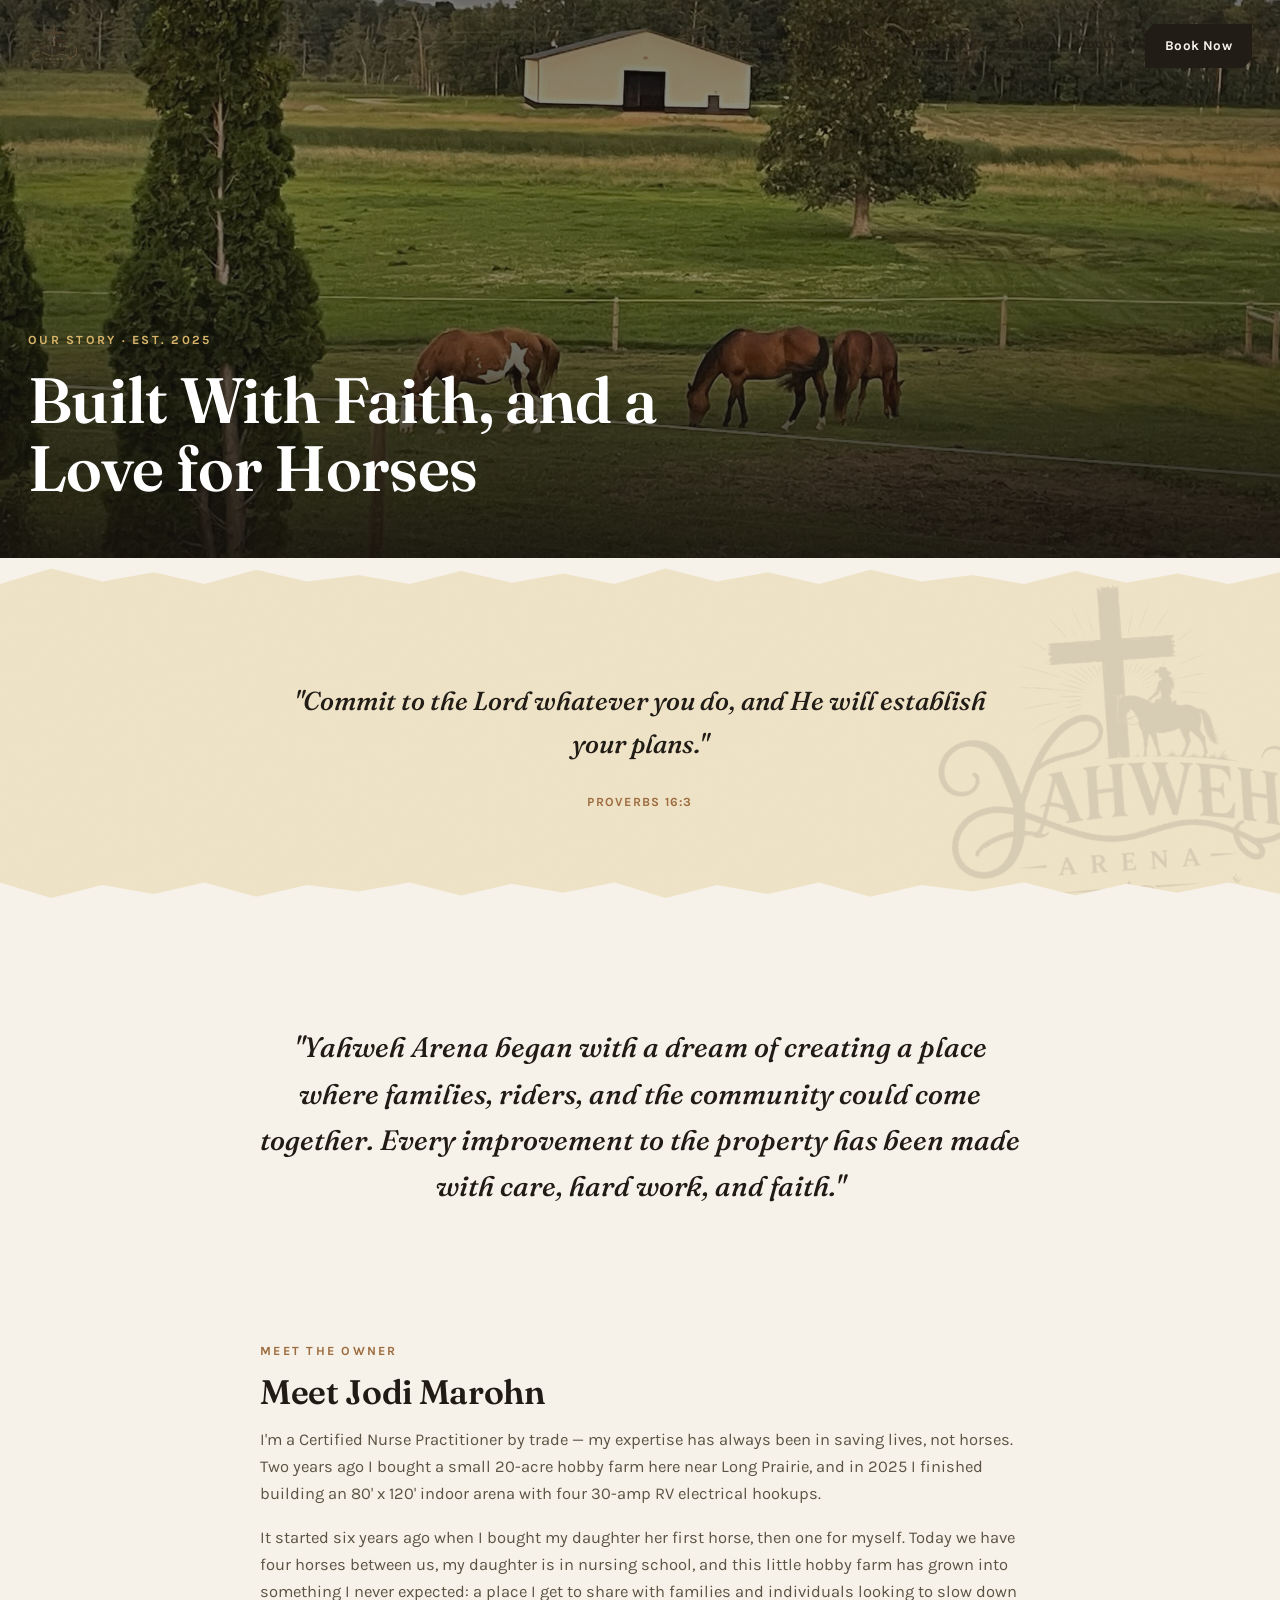
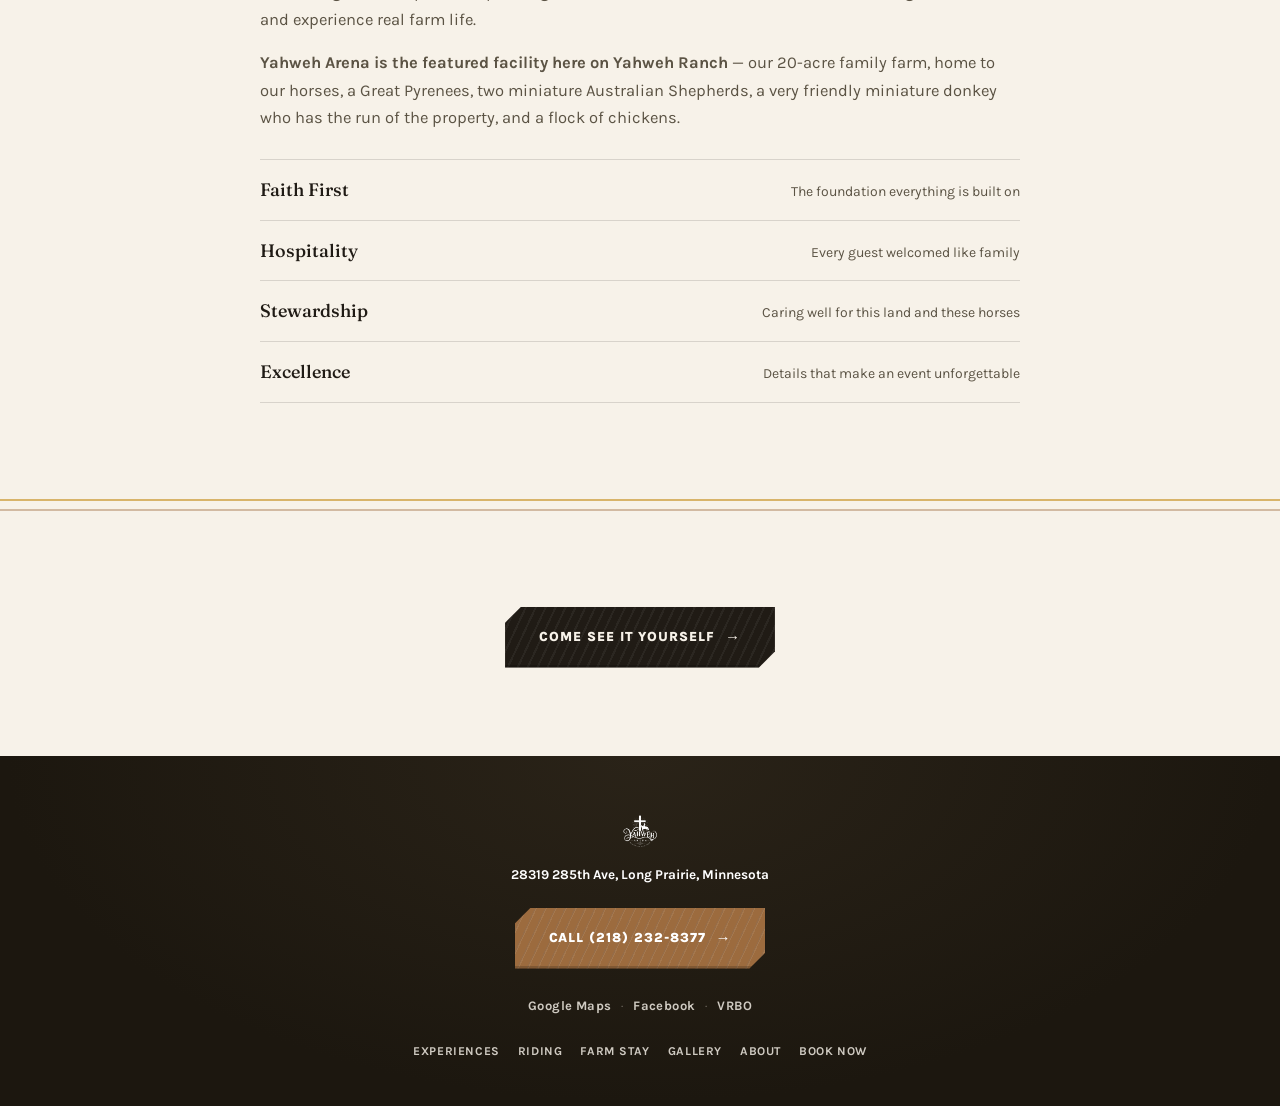
<file: about.html>
<!DOCTYPE html>
<html lang="en">
<head>
<meta charset="UTF-8">
<meta name="viewport" content="width=device-width, initial-scale=1.0">
<title>Our Story | Yahweh Arena on Yahweh Ranch — Long Prairie, MN</title>
<meta name="description" content="Meet Jodi, the nurse practitioner and family farm owner behind Yahweh Ranch — home to Yahweh Arena, a 20-acre hobby farm turned countryside gathering place near Long Prairie, Minnesota.">
<link rel="canonical" href="https://yahweharena.com/about">
<meta property="og:type" content="website">
<meta property="og:title" content="Our Story | Yahweh Arena on Yahweh Ranch">
<meta property="og:description" content="Meet Jodi, the nurse practitioner and family farm owner behind Yahweh Ranch — home to Yahweh Arena near Long Prairie, Minnesota.">
<meta property="og:url" content="https://yahweharena.com/about">
<meta property="og:image" content="https://yahweharena.com/1000023089.jpg">
<link rel="icon" type="image/png" href="/1000023288.png">
<link rel="apple-touch-icon" href="/1000023288.png">
<link rel="preconnect" href="https://fonts.googleapis.com">
<link rel="preconnect" href="https://fonts.gstatic.com" crossorigin>
<link href="https://fonts.googleapis.com/css2?family=Fraunces:ital,opsz,wght@0,9..144,400;0,9..144,500;0,9..144,600;0,9..144,700;1,9..144,500&family=Karla:ital,wght@0,400;0,500;0,600;0,700;1,400&display=swap" rel="stylesheet">
<link rel="stylesheet" href="styles.css">
</head>
<body>
<div class="grain" aria-hidden="true"></div>

<header class="site-header page-header" id="siteHeader">
  <a href="/" class="logo-link">
    <img class="logo-mark" src="1000023288.png" alt="Yahweh Arena — Equestrian &amp; Event Venue">
  </a>
  <nav id="desktopNav">
    <a href="/" data-scroll-to="experiences">Experiences</a>
    <a href="/riding">Riding</a>
    <a href="/stay">Farm Stay</a>
    <a href="/" data-scroll-to="gallery">Gallery</a>
    <a href="/about">About</a>
    <a href="/" data-scroll-to="contact" class="nav-cta">Book Now</a>
  </nav>
  <button class="nav-toggle" id="navToggle" aria-label="Open menu" aria-expanded="false">☰</button>
</header>

<div class="mobile-nav" id="mobileNav">
  <button type="button" id="navCloseBtn" class="nav-close-btn" aria-label="Close menu">✕</button>
  <a href="/"><img class="mobile-nav-logo" src="1000023288.png" alt="Yahweh Arena"></a>
  <a href="/" data-scroll-to="experiences">Experiences</a>
  <a href="/riding">Riding</a>
  <a href="/stay">Farm Stay</a>
  <a href="/" data-scroll-to="gallery">Gallery</a>
  <a href="/about">About</a>
  <a href="/" data-scroll-to="contact" class="nav-cta">Book Now</a>
</div>

<section class="hero page-hero">
  <img class="hero-img photo" src="1000023089.jpg" alt="Horses grazing in the pasture at Yahweh Ranch at dusk">
  <div class="hero-overlay"></div>
  <div class="hero-content">
    <div class="eyebrow">Our Story &middot; Est. 2025</div>
    <h1>Built With Faith, and a Love for Horses</h1>
  </div>
</section>

<!-- VERSE -->
<div class="verse-wrap">
  <div class="torn-top"></div>
  <img class="verse-logo-bg" src="1000023288.png" alt="" aria-hidden="true">
  <div class="verse">
    <p>"Commit to the Lord whatever you do, and He will establish your plans."</p>
    <cite>Proverbs 16:3</cite>
  </div>
  <div class="torn-bottom"></div>
</div>

<section class="content">
  <div class="mission-quote">
    <p>"Yahweh Arena began with a dream of creating a place where families, riders, and the community could come together. Every improvement to the property has been made with care, hard work, and faith."</p>
  </div>
</section>

<section class="content" style="padding-top:16px;">
  <div class="owner-bio">
    <div class="eyebrow">Meet the Owner</div>
    <h2 style="margin-top:12px;">Meet Jodi Marohn</h2>
    <p>I'm a Certified Nurse Practitioner by trade — my expertise has always been in saving lives, not horses. Two years ago I bought a small 20-acre hobby farm here near Long Prairie, and in 2025 I finished building an 80' x 120' indoor arena with four 30-amp RV electrical hookups.</p>
    <p>It started six years ago when I bought my daughter her first horse, then one for myself. Today we have four horses between us, my daughter is in nursing school, and this little hobby farm has grown into something I never expected: a place I get to share with families and individuals looking to slow down and experience real farm life.</p>
    <p><strong>Yahweh Arena is the featured facility here on Yahweh Ranch</strong> — our 20-acre family farm, home to our horses, a Great Pyrenees, two miniature Australian Shepherds, a very friendly miniature donkey who has the run of the property, and a flock of chickens.</p>
  </div>
  <ul class="values-list" style="max-width:760px; margin-left:auto; margin-right:auto;">
    <li>Faith First <span>The foundation everything is built on</span></li>
    <li>Hospitality <span>Every guest welcomed like family</span></li>
    <li>Stewardship <span>Caring well for this land and these horses</span></li>
    <li>Excellence <span>Details that make an event unforgettable</span></li>
  </ul>
</section>

<svg class="fence" viewBox="0 0 1200 28" preserveAspectRatio="none" aria-hidden="true">
  <line class="rail" x1="0" y1="9" x2="1200" y2="9"/>
  <line class="rail2" x1="0" y1="19" x2="1200" y2="19"/>
</svg>

<section class="content" style="text-align:center;">
  <a class="btn btn-dark" href="/" data-scroll-to="contact">Come See It Yourself</a>
</section>

<footer>
  <a href="#"><img class="logo-mark" src="1000023288.png" alt="Yahweh Arena"></a>
  <div class="address-line">
    <a href="https://www.google.com/maps/search/?api=1&query=28319+285th+Ave+Long+Prairie+MN" target="_blank" rel="noopener">28319 285th Ave, Long Prairie, Minnesota</a>
  </div>
  <a class="btn btn-accent call-btn" href="tel:+12182328377">Call (218) 232-8377</a>
  <div class="social-row">
    <a href="https://www.google.com/maps/search/?api=1&query=28319+285th+Ave+Long+Prairie+MN" target="_blank" rel="noopener">Google Maps</a>
    <span>·</span>
    <a href="https://www.facebook.com/share/1akdEZ5ze8/" target="_blank" rel="noopener">Facebook</a>
    <span>·</span>
    <a href="https://www.vrbo.com/4762434" target="_blank" rel="noopener">VRBO</a>
  </div>
  <nav>
    <a href="/" data-scroll-to="experiences">Experiences</a>
    <a href="/riding">Riding</a>
    <a href="/stay">Farm Stay</a>
    <a href="/" data-scroll-to="gallery">Gallery</a>
    <a href="/about">About</a>
    <a href="/" data-scroll-to="contact">Book Now</a>
  </nav>
</footer>

<script src="script.js"></script>
</body>
</html>
</file>
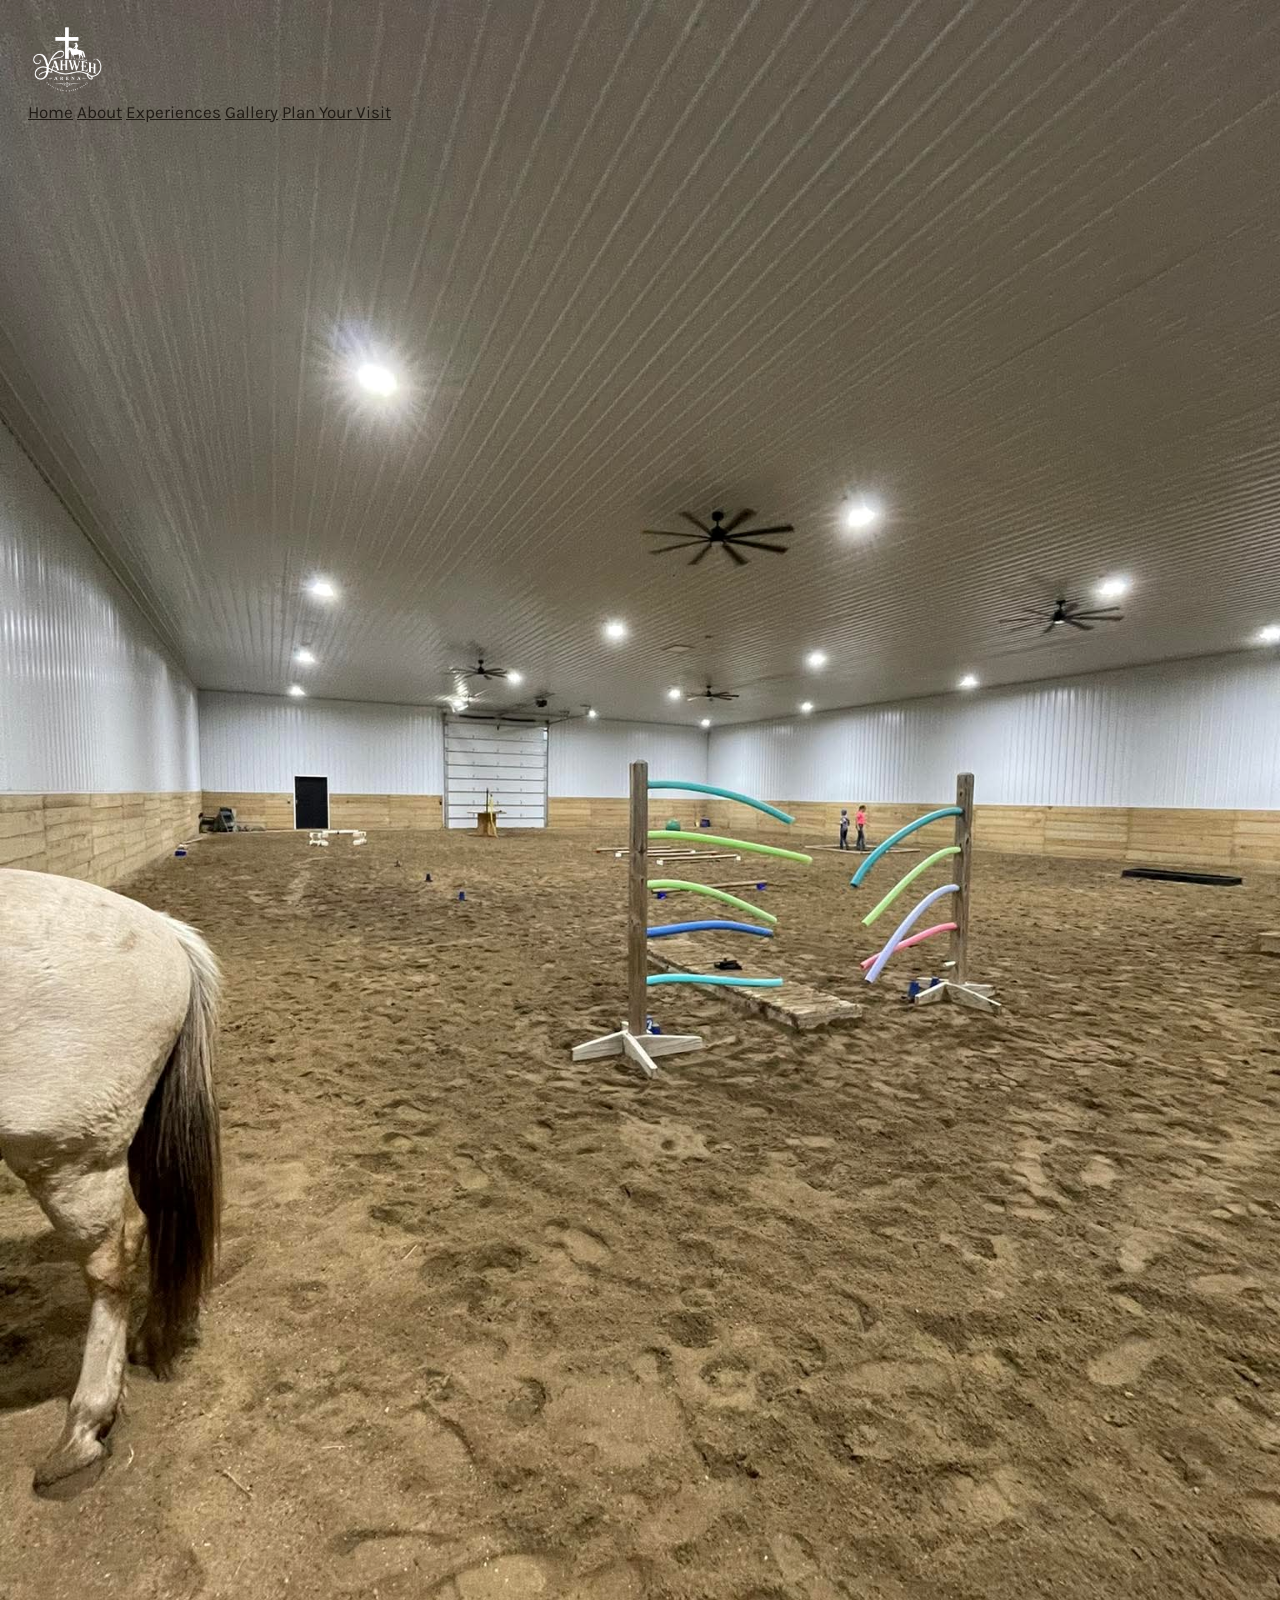
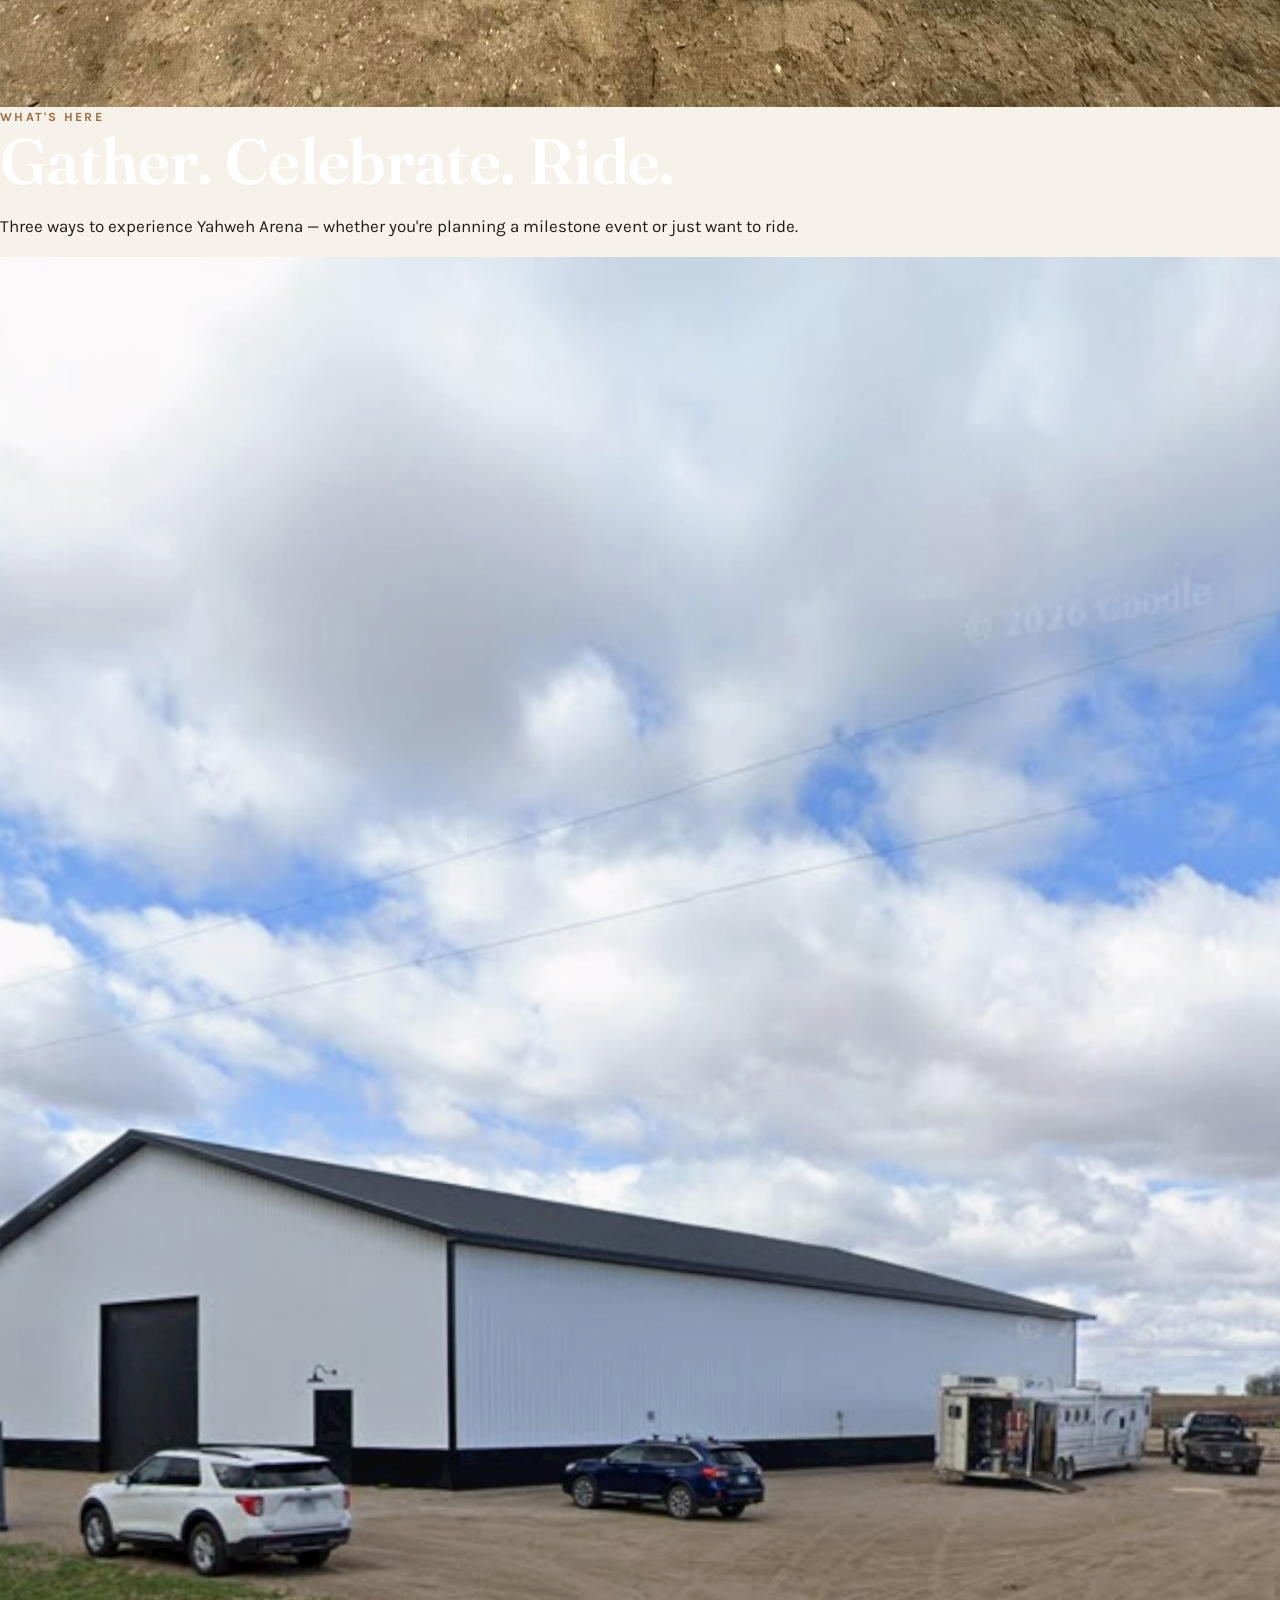
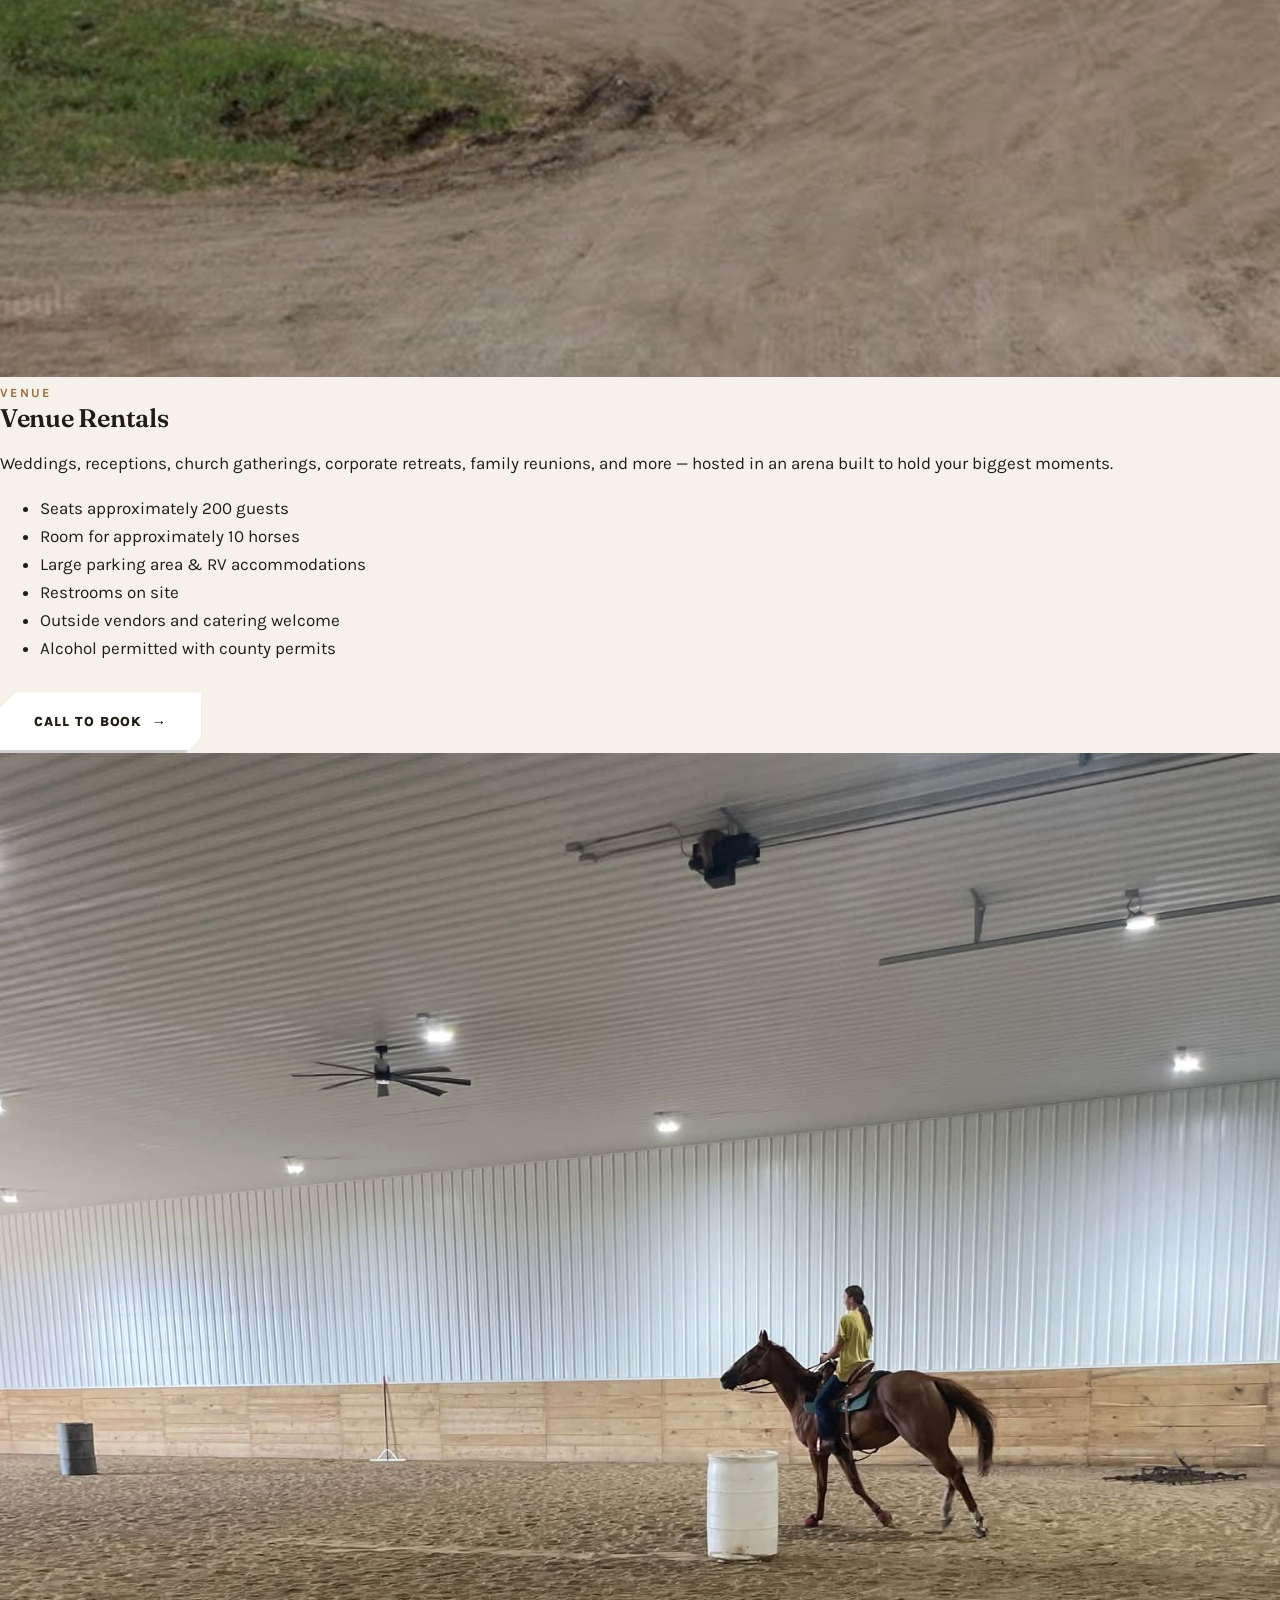
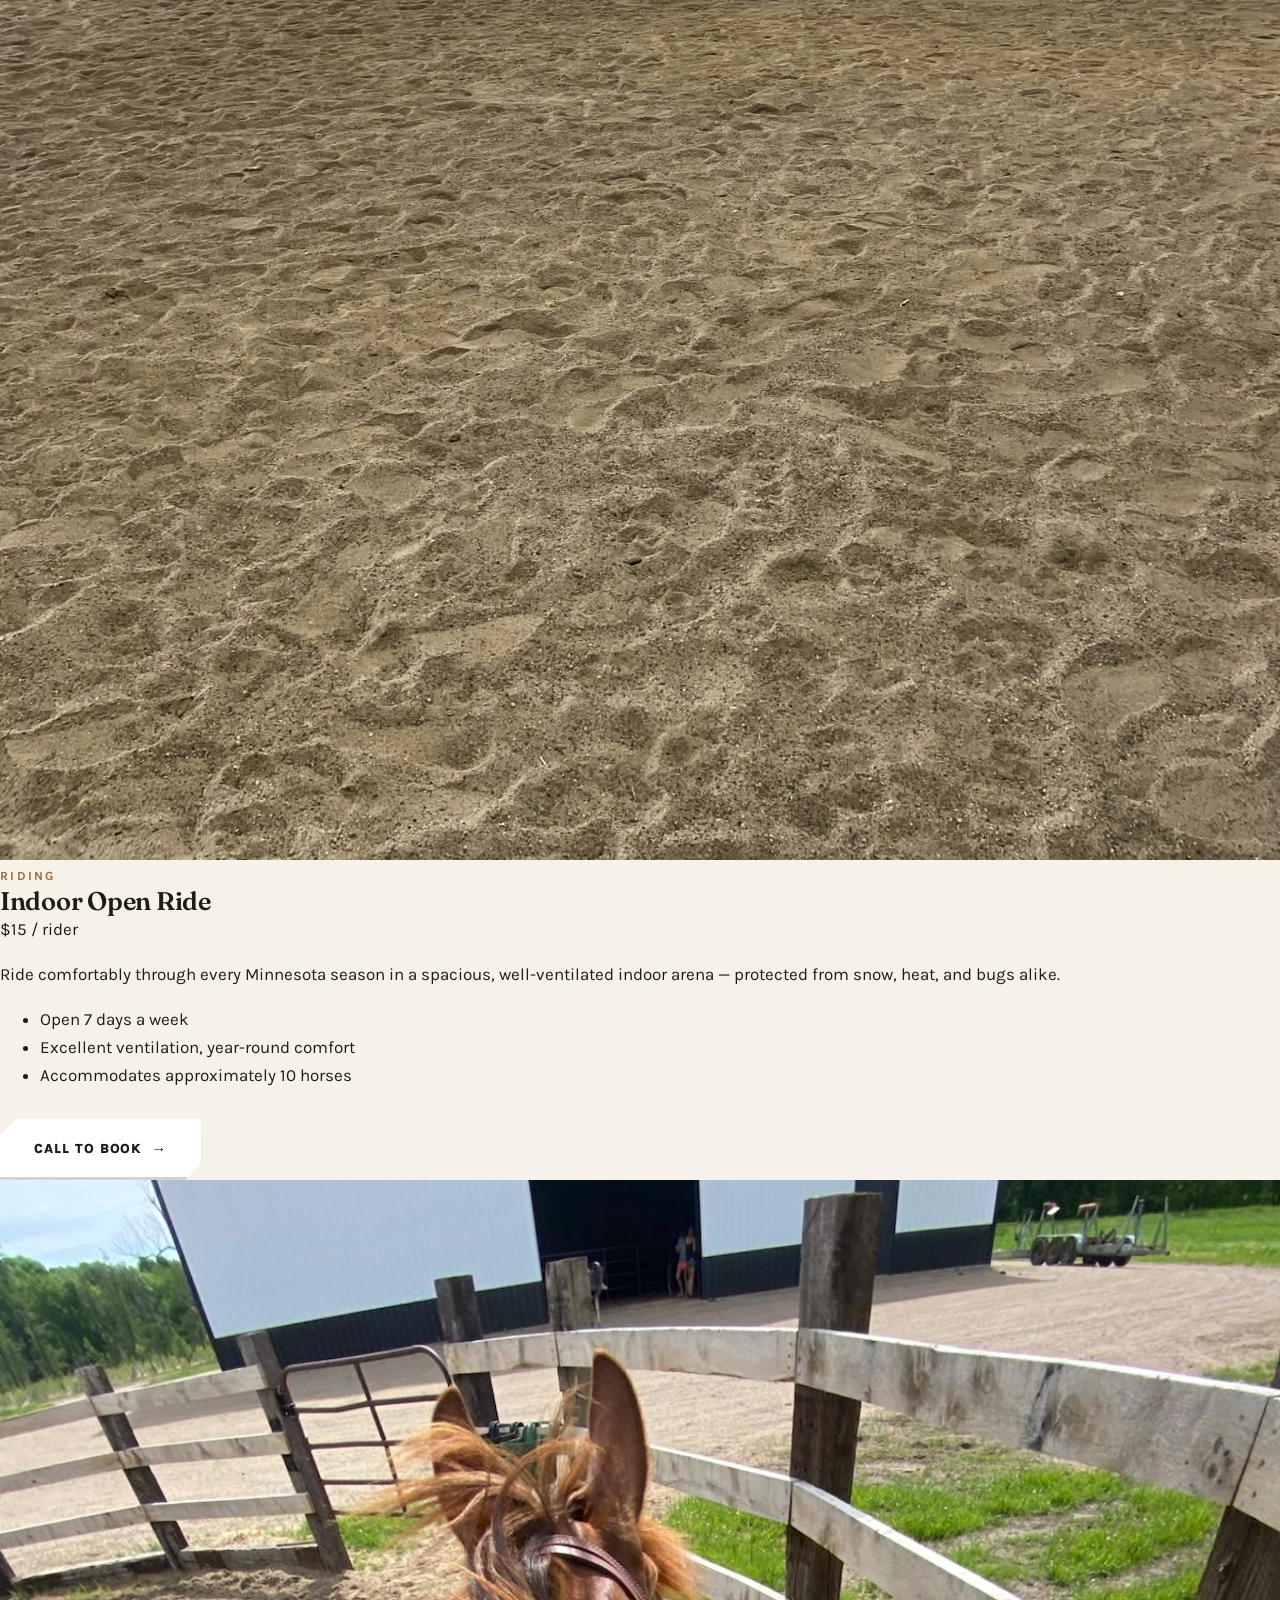
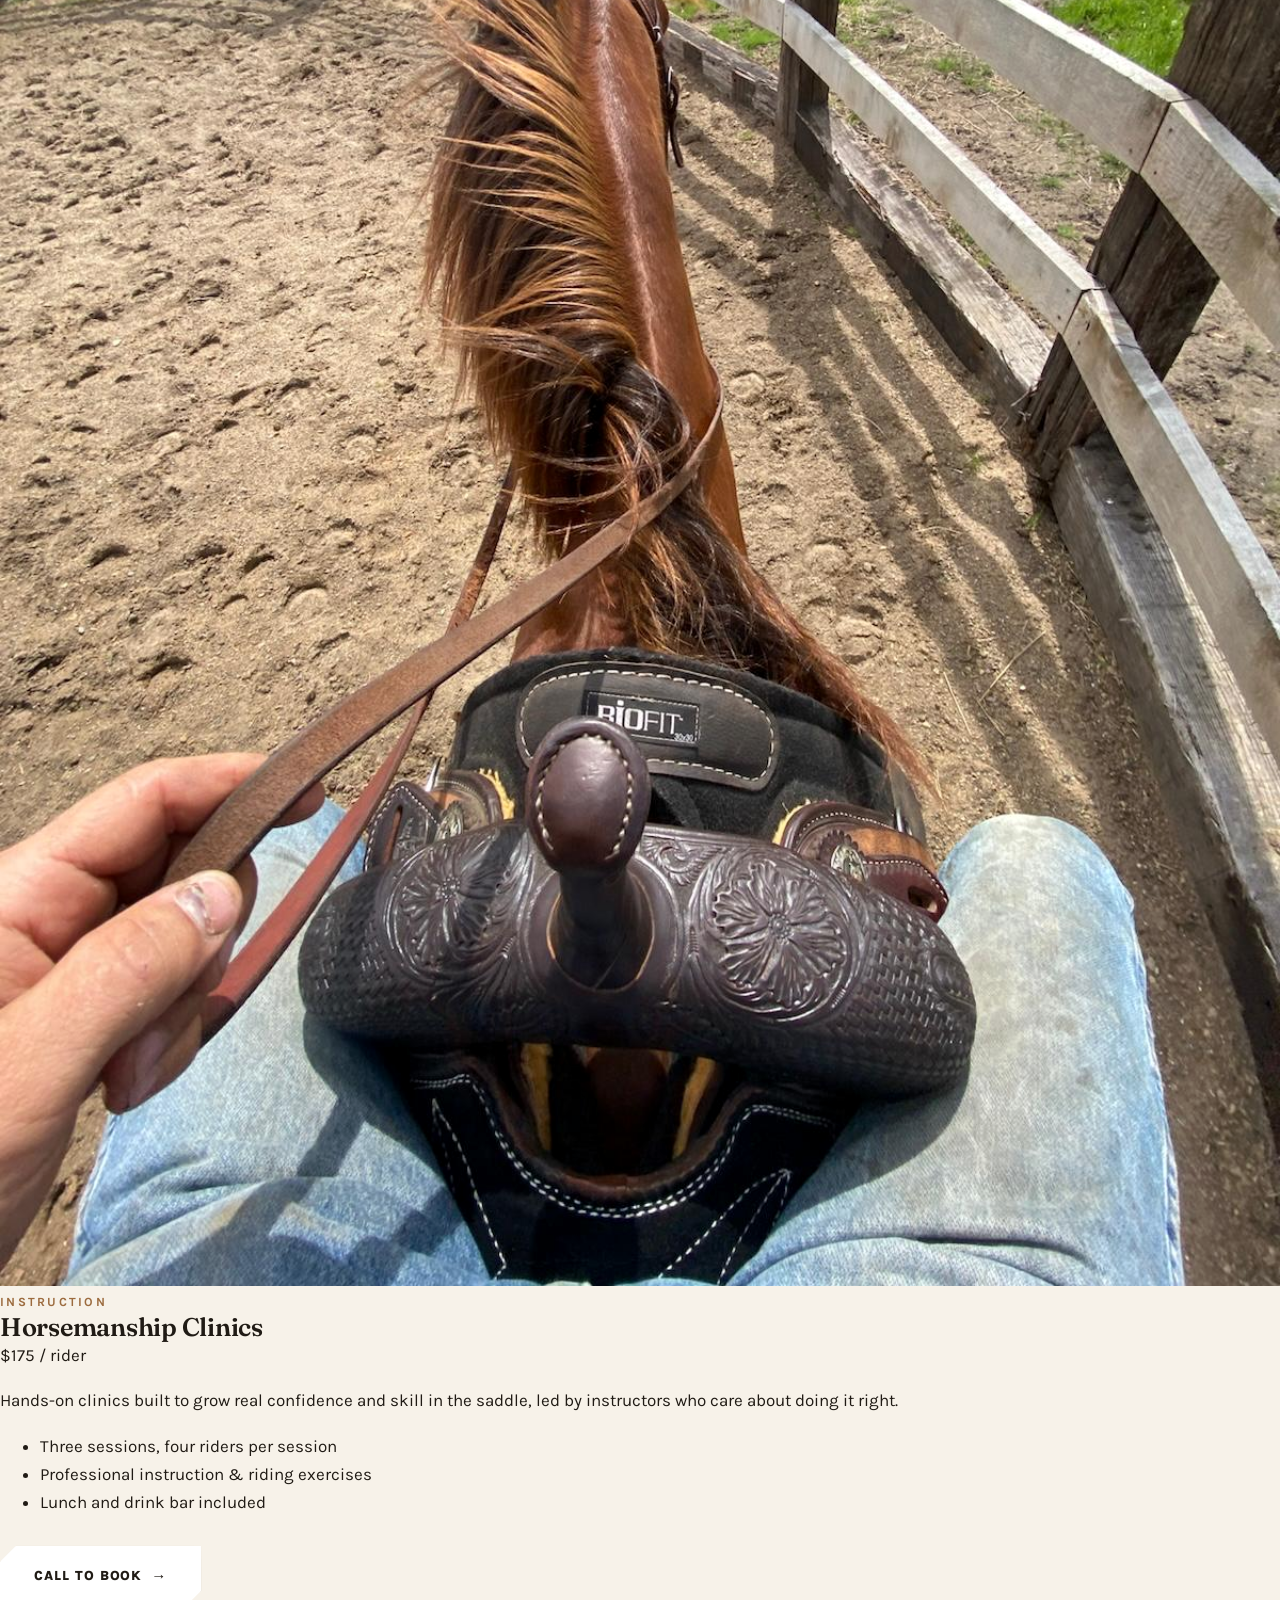
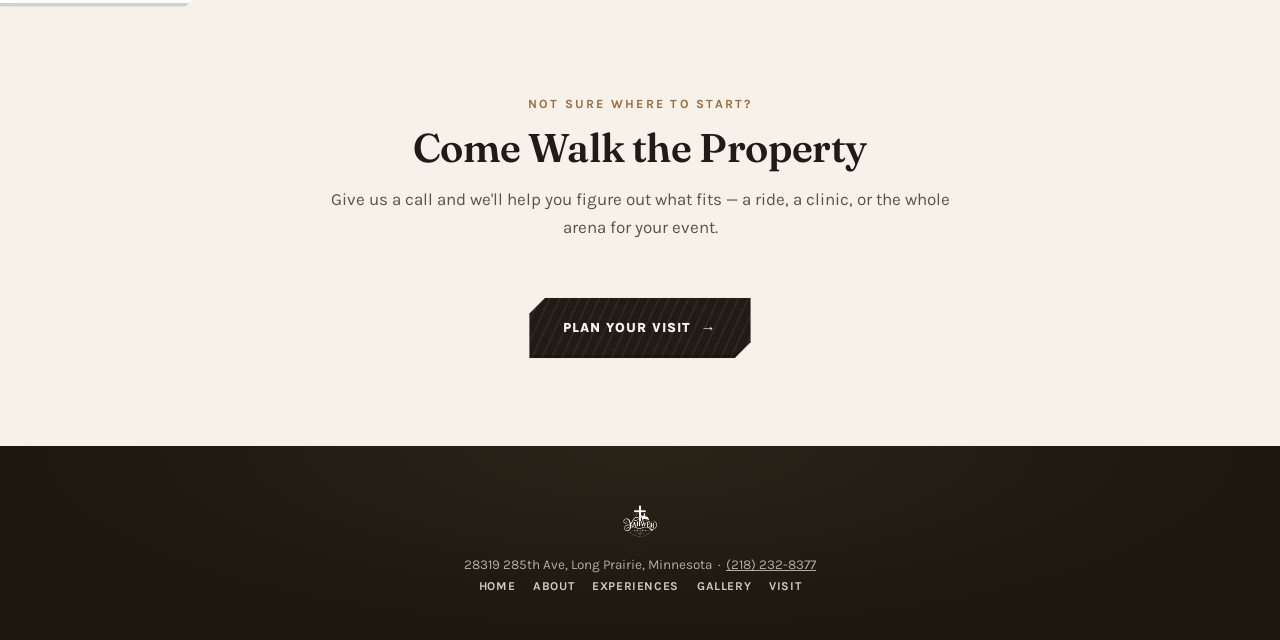
<file: experiences.html>
<!DOCTYPE html>
<html lang="en">
<head>
<meta charset="UTF-8">
<meta name="viewport" content="width=device-width, initial-scale=1.0">
<title>Experiences — Yahweh Arena</title>
<link rel="preconnect" href="https://fonts.googleapis.com">
<link rel="preconnect" href="https://fonts.gstatic.com" crossorigin>
<link href="https://fonts.googleapis.com/css2?family=Fraunces:ital,opsz,wght@0,9..144,400;0,9..144,500;0,9..144,600;0,9..144,700;1,9..144,500&family=Karla:ital,wght@0,400;0,500;0,600;0,700;1,400&display=swap" rel="stylesheet">
<link rel="stylesheet" href="styles.css">
</head>
<body>

<header class="site-header" id="siteHeader">
  <div class="header-inner">
    <a href="index.html" class="logo-plate">
      <img class="logo-mark" src="1000023288.png" alt="Yahweh Arena — Equestrian &amp; Event Venue">
    </a>
    <nav class="main-nav" id="mainNav">
      <a href="index.html">Home</a>
      <a href="about.html">About</a>
      <a href="experiences.html" aria-current="page">Experiences</a>
      <a href="gallery.html">Gallery</a>
      <a href="visit.html" class="nav-cta">Plan Your Visit</a>
    </nav>
    <button class="nav-toggle" id="navToggle" aria-label="Toggle menu" aria-expanded="false">☰</button>
  </div>
</header>

<section class="image-band section-band fade-base" style="min-height:66vh;">
  <img class="band-img photo" src="1000023097.jpg" alt="Inside the spacious indoor riding arena at Yahweh Arena">
  <div class="band-overlay"></div>
  <div class="band-content">
    <div class="eyebrow">What's Here</div>
    <h1 style="font-size:clamp(38px,6vw,64px); color:#fff;">Gather. Celebrate. Ride.</h1>
    <p>Three ways to experience Yahweh Arena — whether you're planning a milestone event or just want to ride.</p>
  </div>
</section>

<!-- VENUE -->
<section class="exp-section" id="venue">
  <img class="band-img photo" src="1000023101.jpg" alt="Exterior of the Yahweh Arena event venue building">
  <div class="band-overlay"></div>
  <div class="exp-inner">
    <span class="eyebrow">Venue</span>
    <h2>Venue Rentals</h2>
    <p class="desc">Weddings, receptions, church gatherings, corporate retreats, family reunions, and more — hosted in an arena built to hold your biggest moments.</p>
    <ul class="exp-list">
      <li>Seats approximately 200 guests</li>
      <li>Room for approximately 10 horses</li>
      <li>Large parking area &amp; RV accommodations</li>
      <li>Restrooms on site</li>
      <li>Outside vendors and catering welcome</li>
      <li>Alcohol permitted with county permits</li>
    </ul>
    <div class="band-actions" style="justify-content:flex-start; margin-top:30px;">
      <a class="btn btn-light" href="tel:+12182328377">Call to Book</a>
    </div>
  </div>
</section>

<!-- OPEN RIDE -->
<section class="exp-section" id="ride">
  <img class="band-img photo" src="1000023092.jpg" alt="A rider on horseback inside the Yahweh Arena indoor riding arena">
  <div class="band-overlay"></div>
  <div class="exp-inner">
    <span class="eyebrow">Riding</span>
    <h2>Indoor Open Ride</h2>
    <div class="exp-price-tag">$15 / rider</div>
    <p class="desc">Ride comfortably through every Minnesota season in a spacious, well-ventilated indoor arena — protected from snow, heat, and bugs alike.</p>
    <ul class="exp-list">
      <li>Open 7 days a week</li>
      <li>Excellent ventilation, year-round comfort</li>
      <li>Accommodates approximately 10 horses</li>
    </ul>
    <div class="band-actions" style="justify-content:flex-start; margin-top:30px;">
      <a class="btn btn-light" href="tel:+12182328377">Call to Book</a>
    </div>
  </div>
</section>

<!-- CLINICS -->
<section class="exp-section" id="clinics">
  <img class="band-img photo" src="1000023039.jpg" alt="Rider's-eye view from the saddle during a horsemanship clinic">
  <div class="band-overlay"></div>
  <div class="exp-inner">
    <span class="eyebrow">Instruction</span>
    <h2>Horsemanship Clinics</h2>
    <div class="exp-price-tag">$175 / rider</div>
    <p class="desc">Hands-on clinics built to grow real confidence and skill in the saddle, led by instructors who care about doing it right.</p>
    <ul class="exp-list">
      <li>Three sessions, four riders per session</li>
      <li>Professional instruction &amp; riding exercises</li>
      <li>Lunch and drink bar included</li>
    </ul>
    <div class="band-actions" style="justify-content:flex-start; margin-top:30px;">
      <a class="btn btn-light" href="tel:+12182328377">Call to Book</a>
    </div>
  </div>
</section>

<section class="content" style="text-align:center;">
  <div class="section-head">
    <div class="eyebrow">Not Sure Where to Start?</div>
    <h2>Come Walk the Property</h2>
    <p>Give us a call and we'll help you figure out what fits — a ride, a clinic, or the whole arena for your event.</p>
  </div>
  <a class="btn btn-dark" href="visit.html">Plan Your Visit</a>
</section>

<footer>
  <img class="logo-mark" src="1000023288.png" alt="Yahweh Arena">
  <div>28319 285th Ave, Long Prairie, Minnesota &nbsp;·&nbsp; <a class="tel" href="tel:+12182328377">(218) 232-8377</a></div>
  <nav>
    <a href="index.html">Home</a>
    <a href="about.html">About</a>
    <a href="experiences.html">Experiences</a>
    <a href="gallery.html">Gallery</a>
    <a href="visit.html">Visit</a>
  </nav>
</footer>

<script src="script.js"></script>
</body>
</html>
</file>
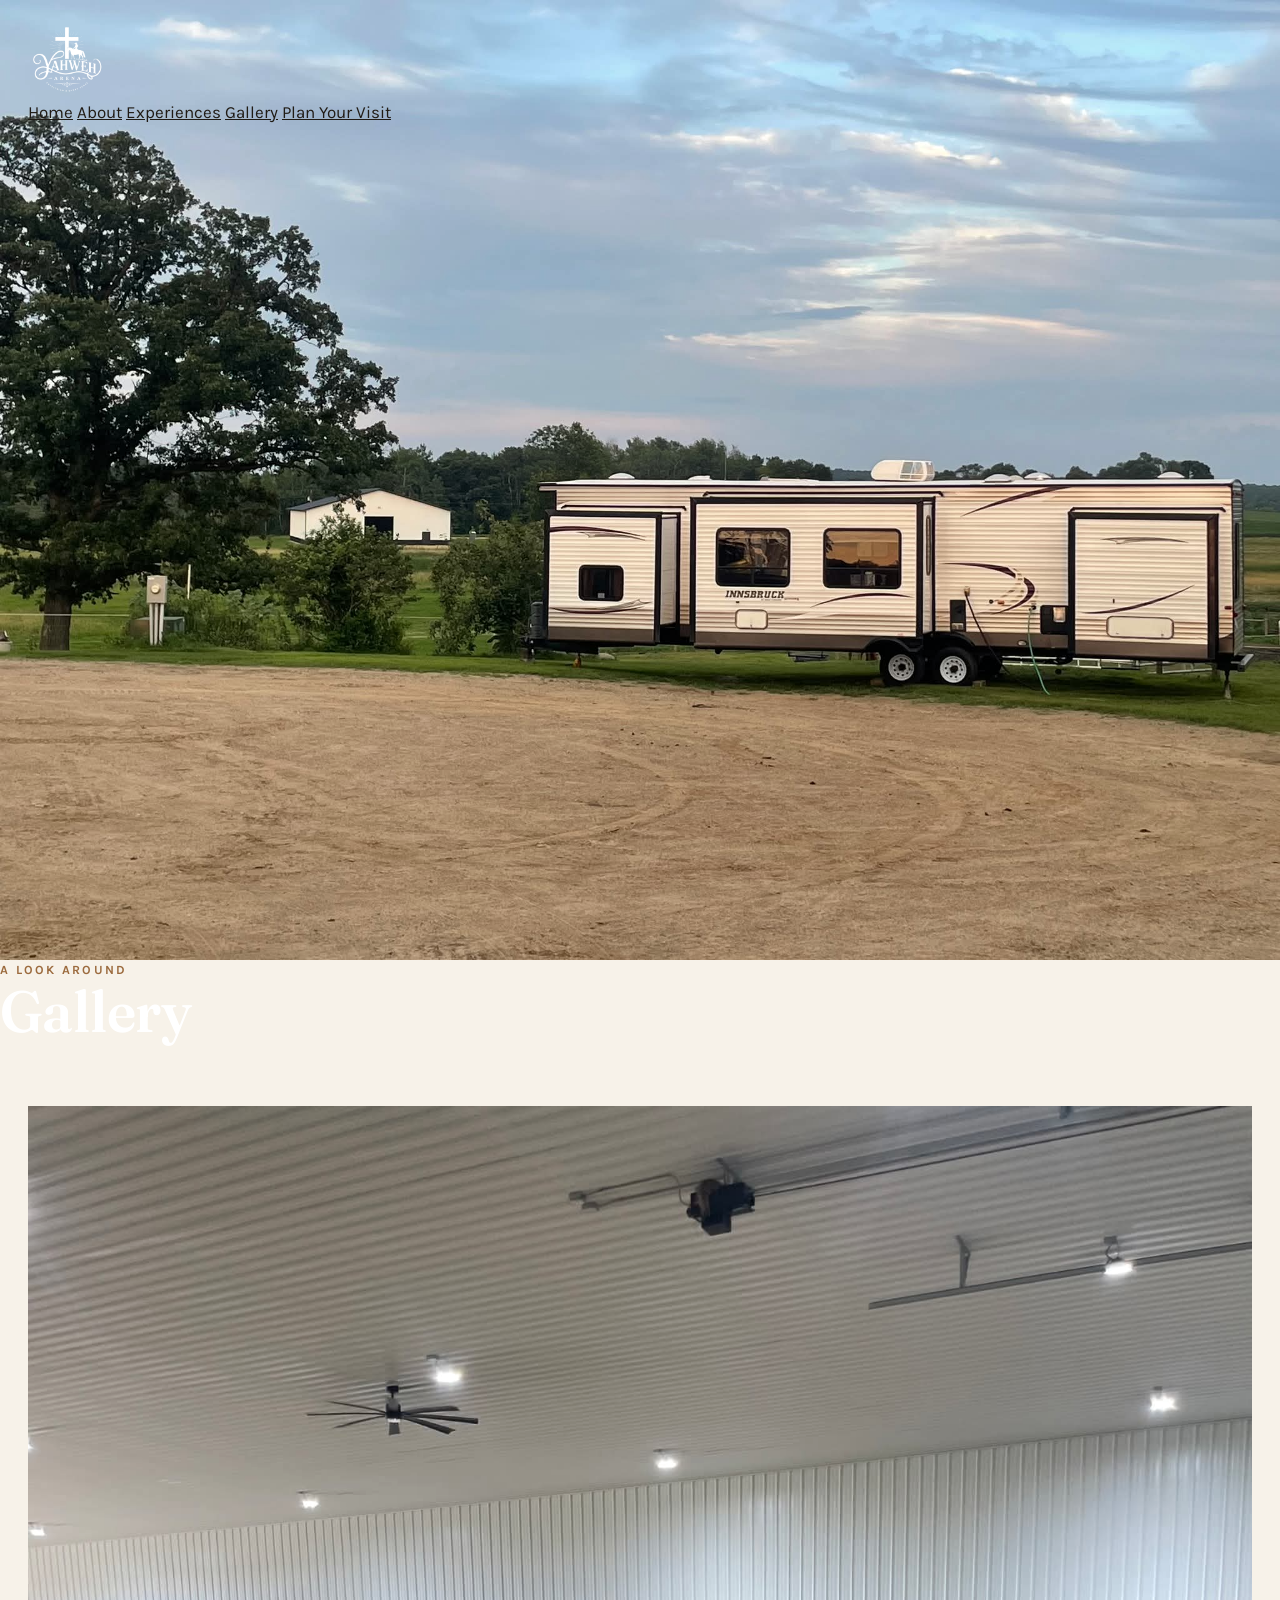
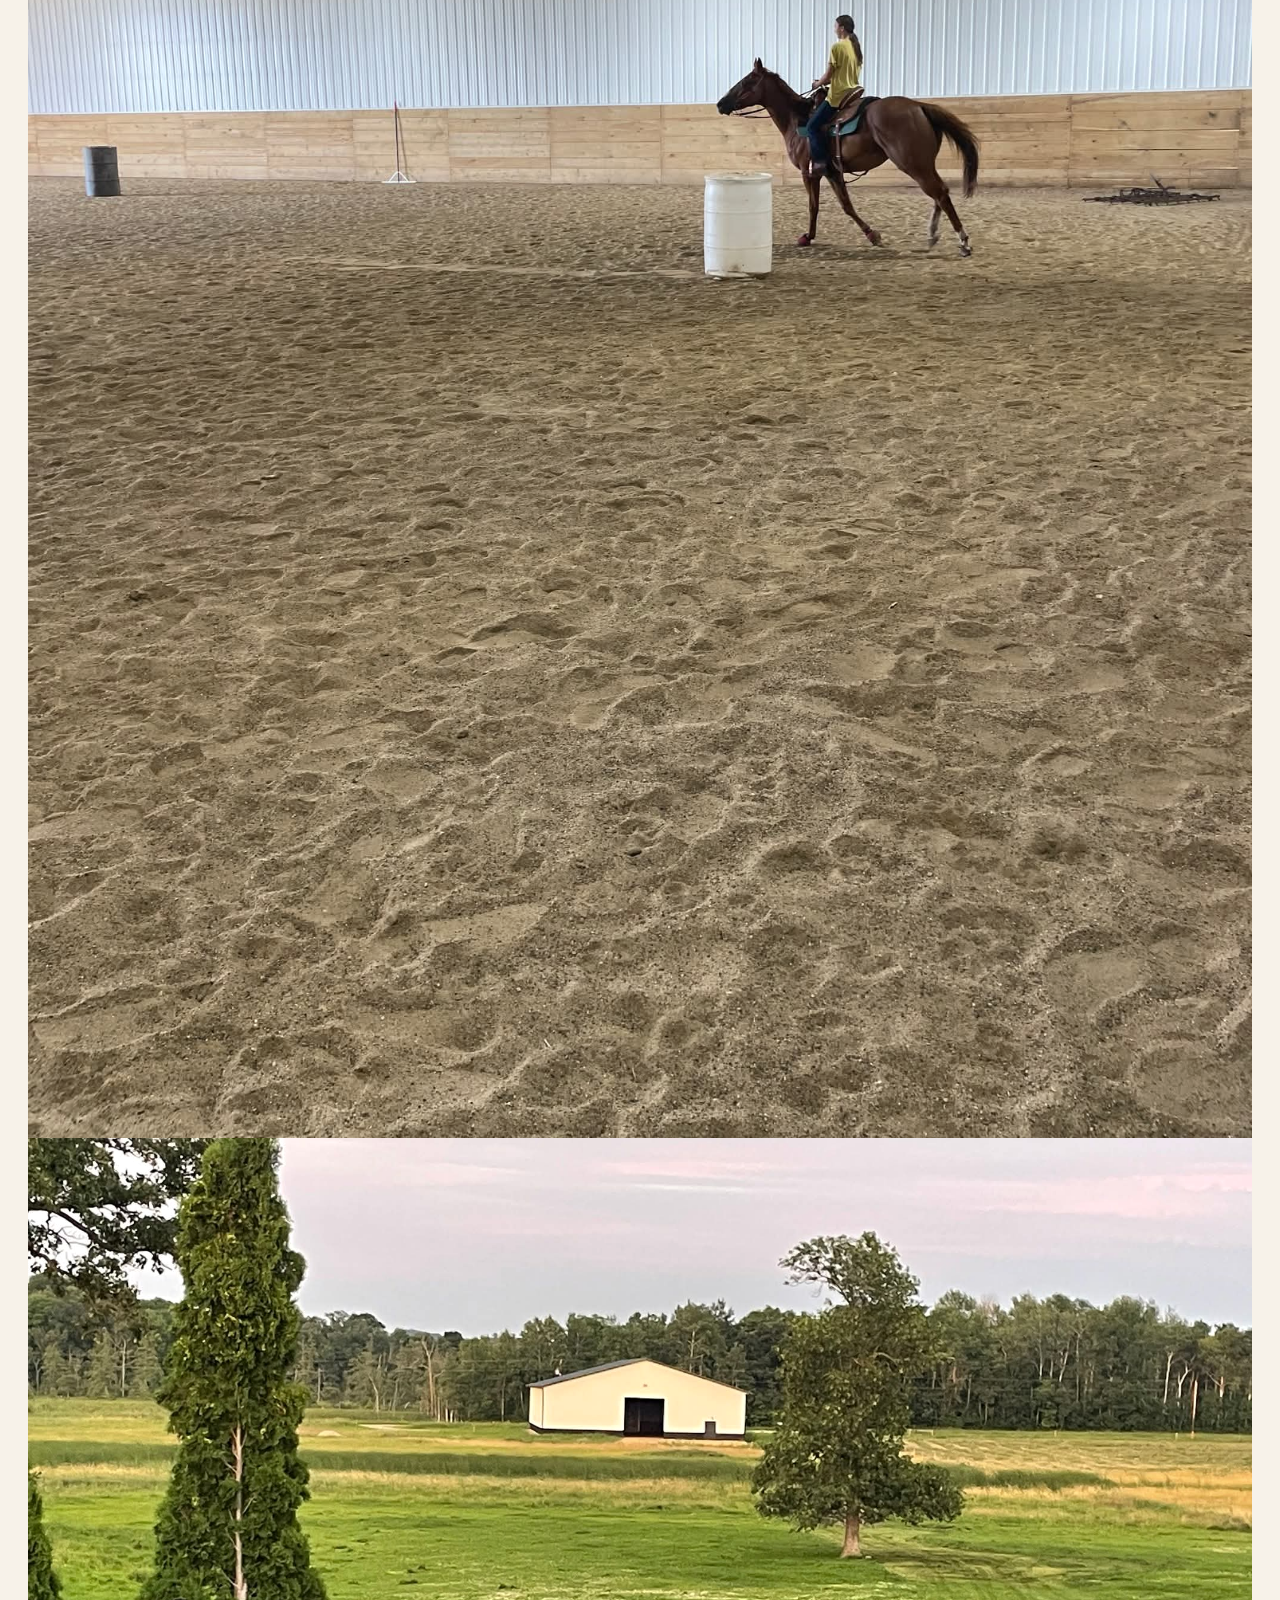
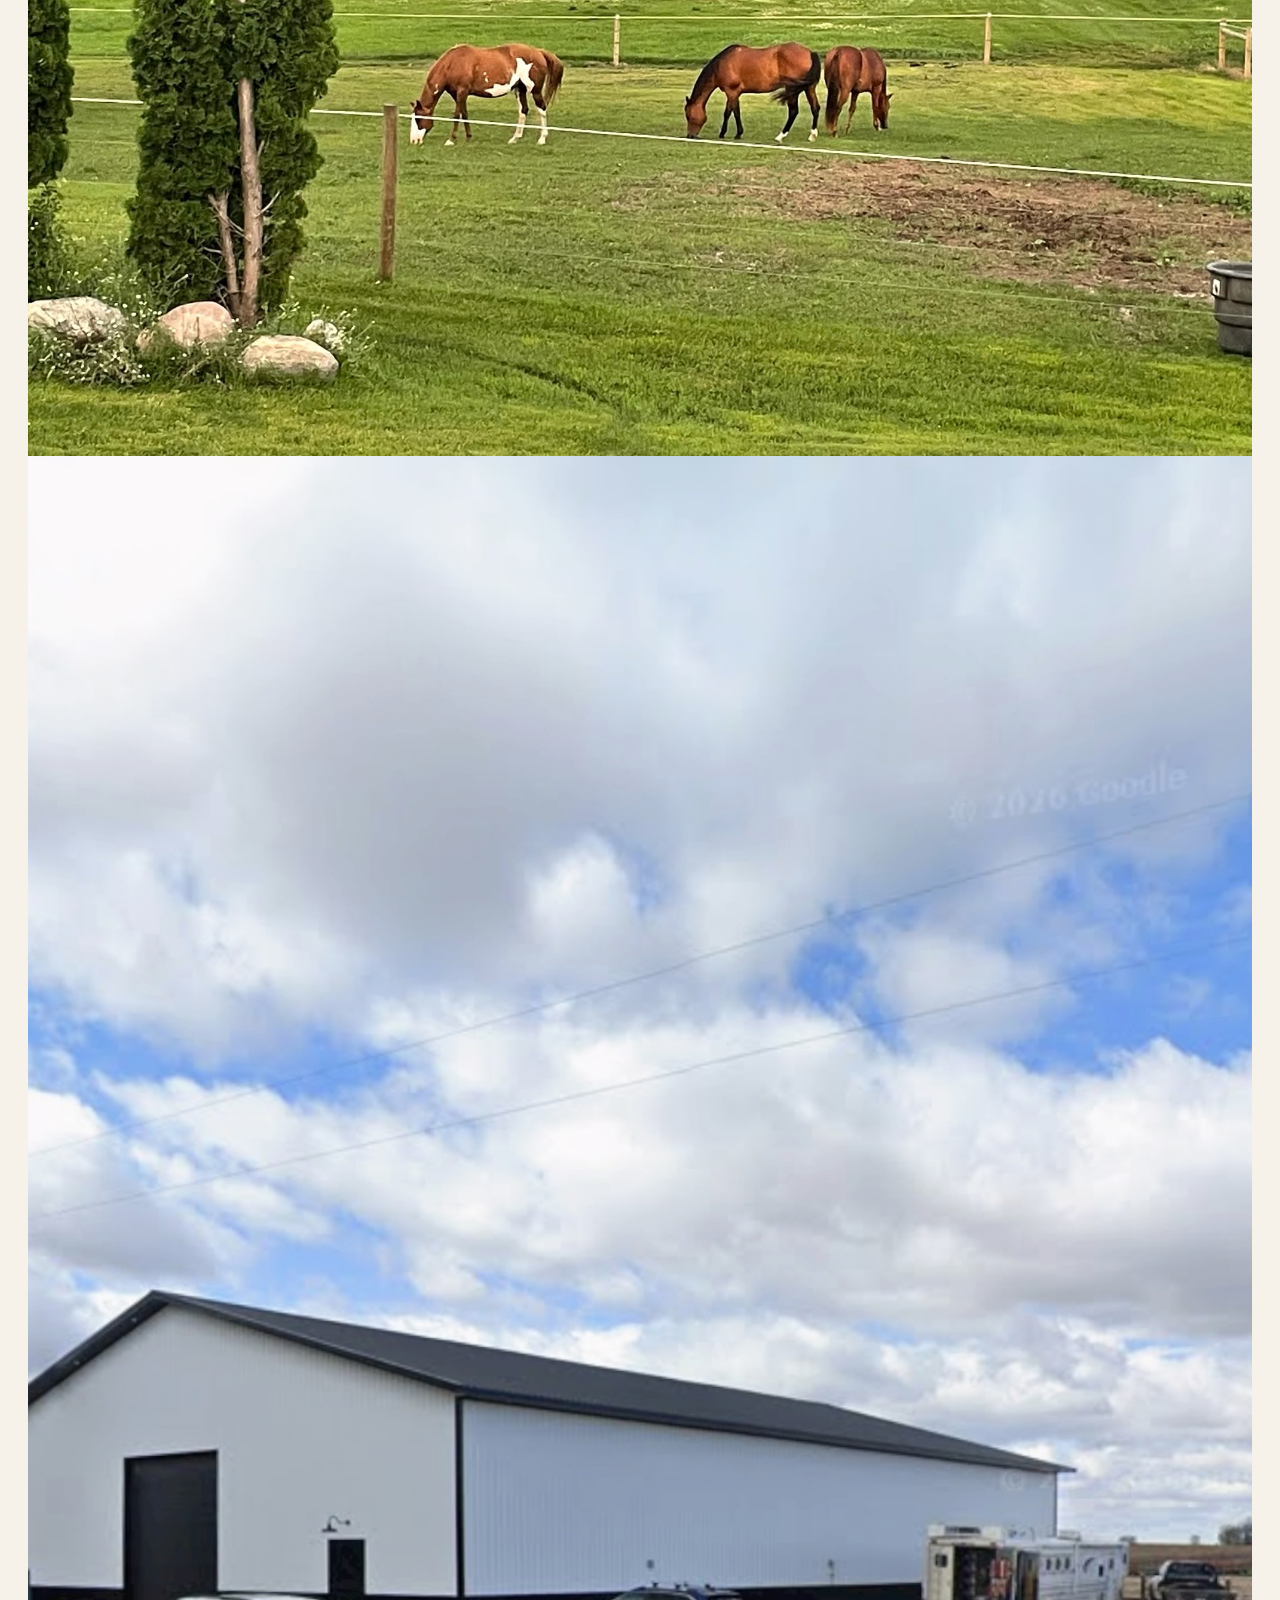
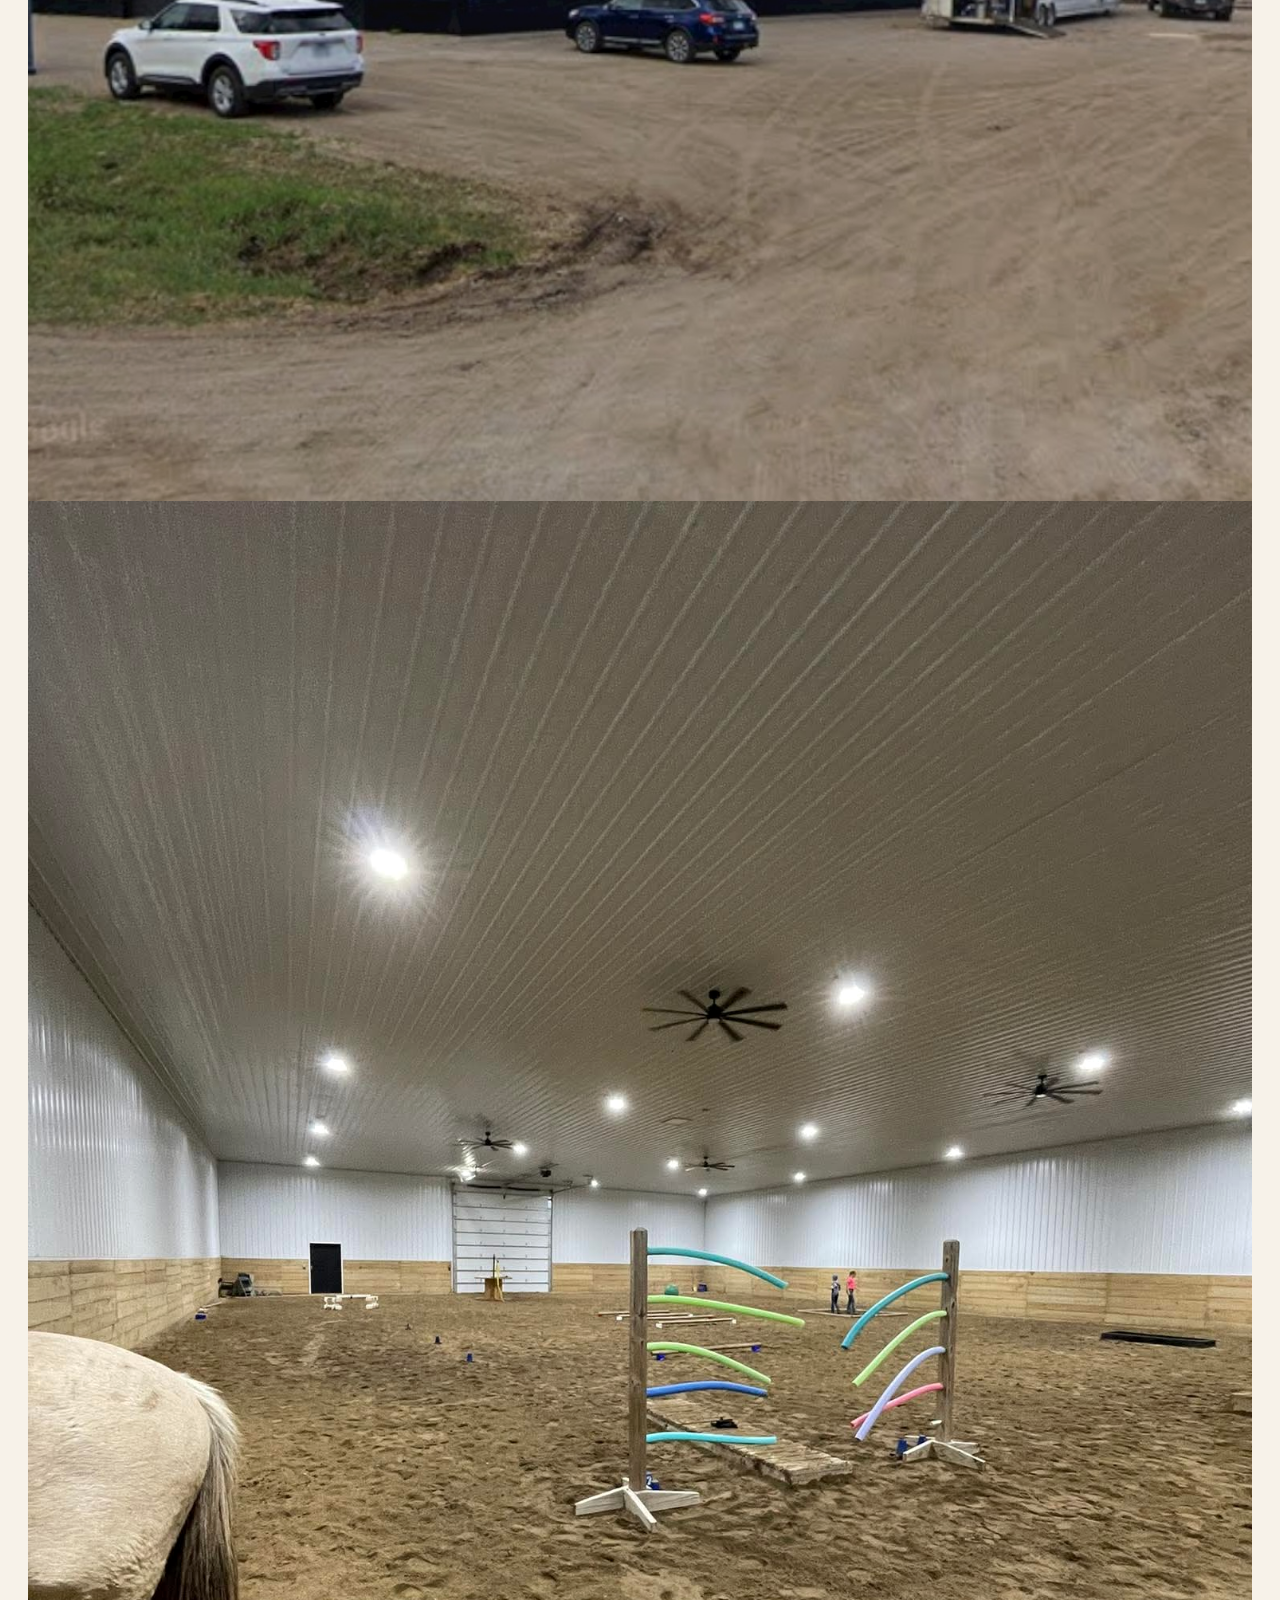
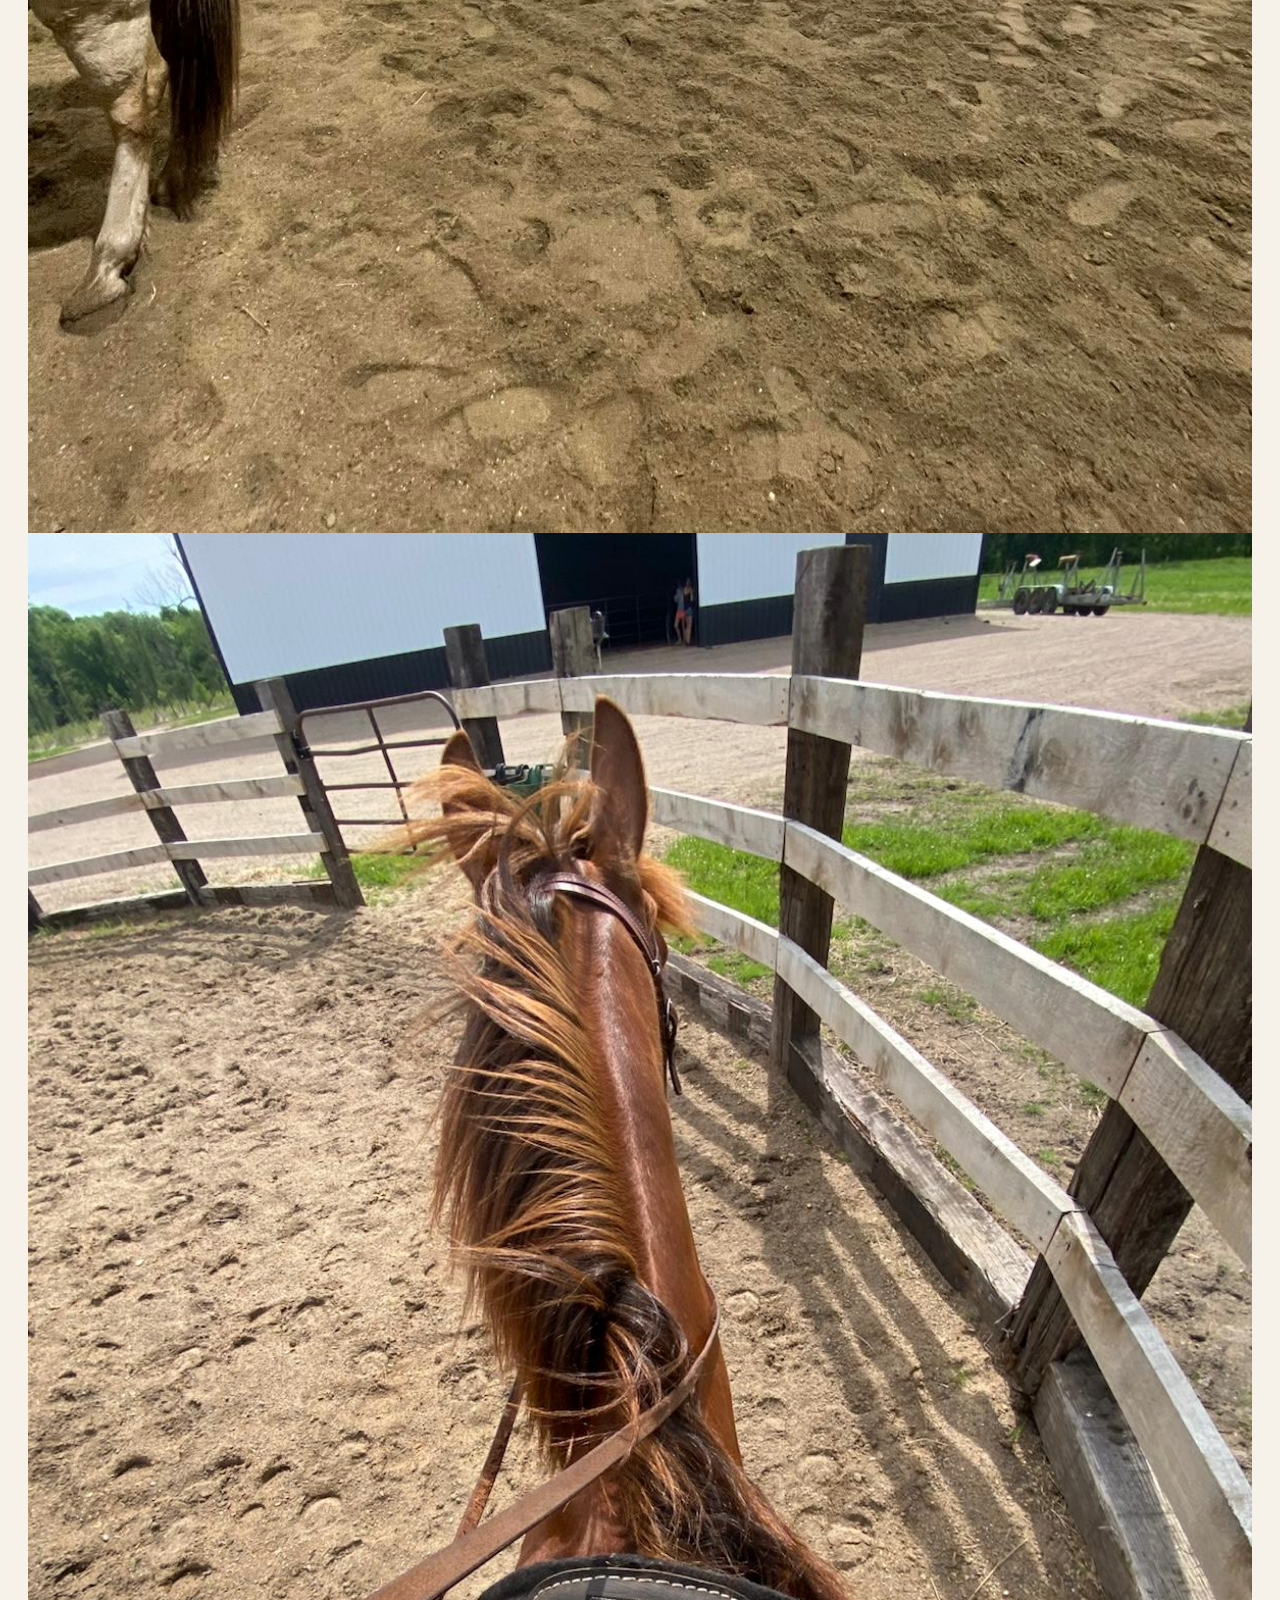
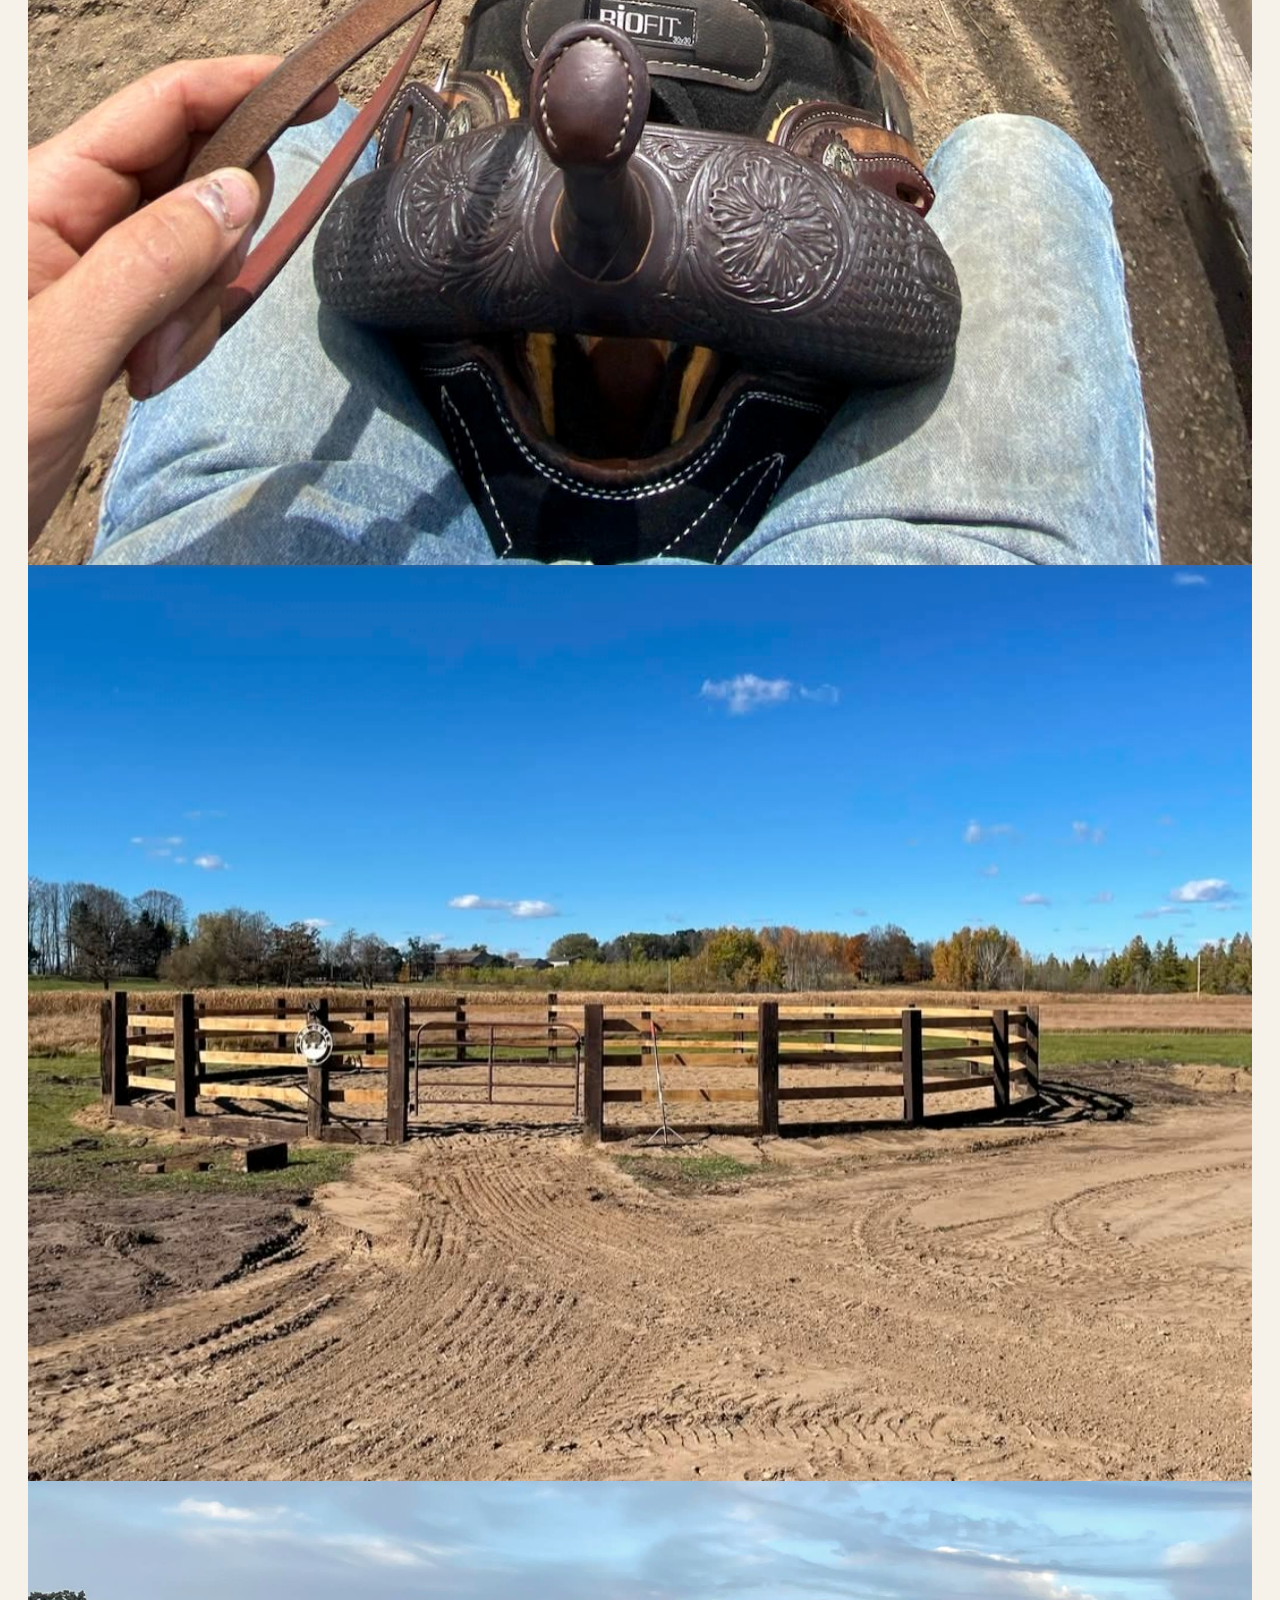
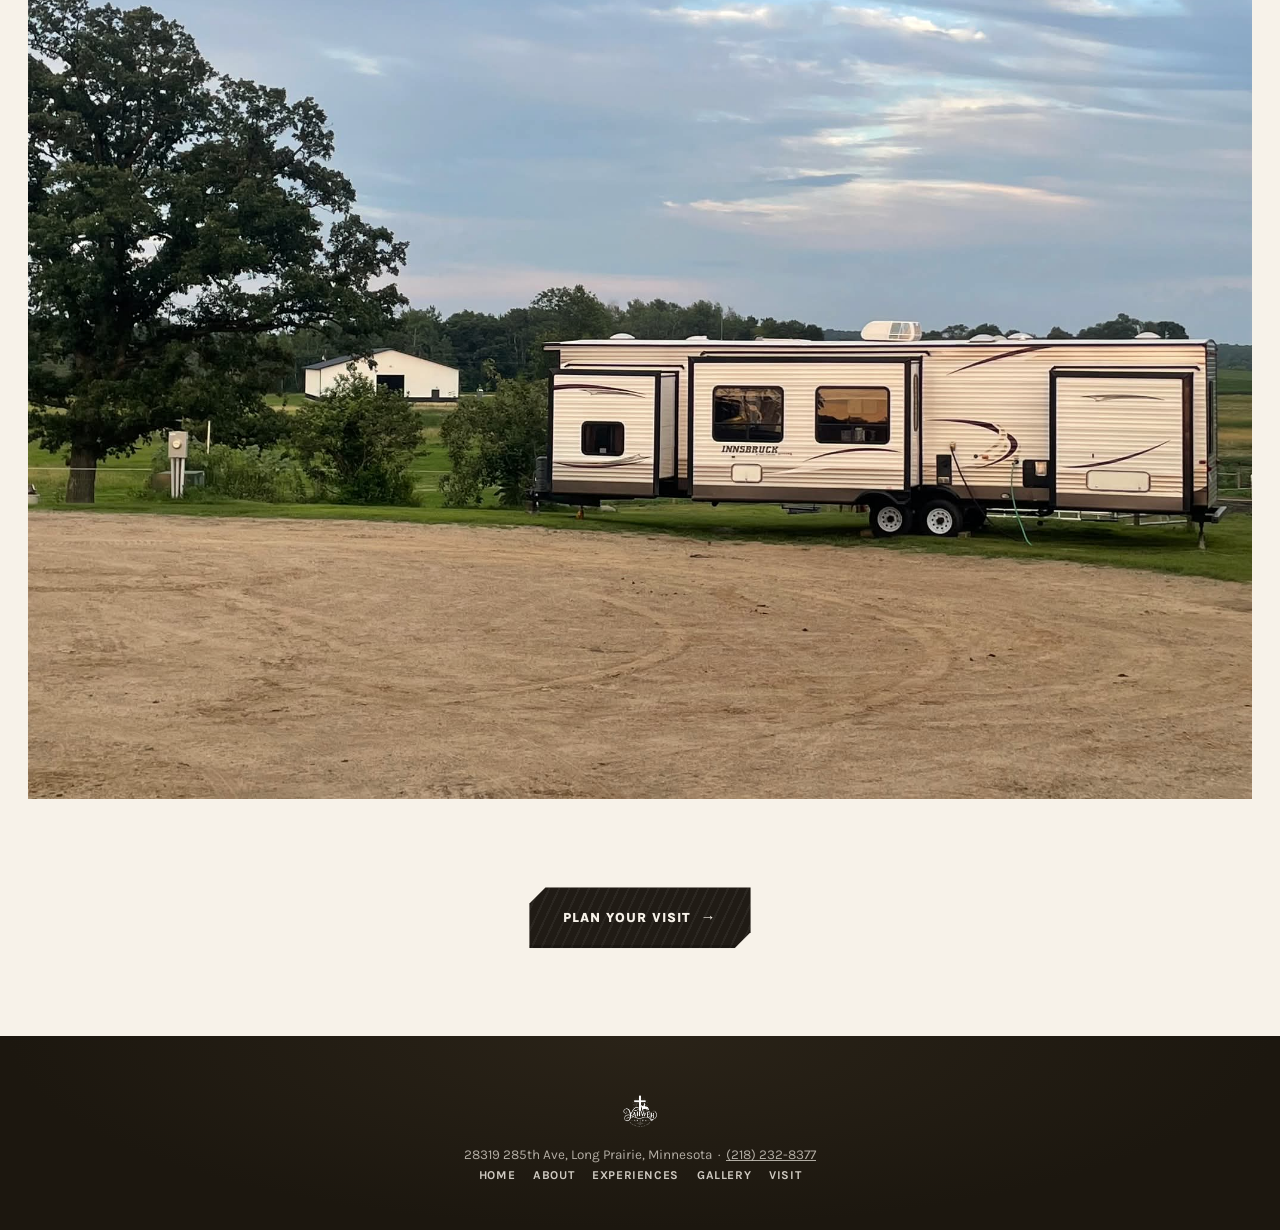
<file: gallery.html>
<!DOCTYPE html>
<html lang="en">
<head>
<meta charset="UTF-8">
<meta name="viewport" content="width=device-width, initial-scale=1.0">
<title>Gallery — Yahweh Arena</title>
<link rel="preconnect" href="https://fonts.googleapis.com">
<link rel="preconnect" href="https://fonts.gstatic.com" crossorigin>
<link href="https://fonts.googleapis.com/css2?family=Fraunces:ital,opsz,wght@0,9..144,400;0,9..144,500;0,9..144,600;0,9..144,700;1,9..144,500&family=Karla:ital,wght@0,400;0,500;0,600;0,700;1,400&display=swap" rel="stylesheet">
<link rel="stylesheet" href="styles.css">
</head>
<body>

<header class="site-header" id="siteHeader">
  <div class="header-inner">
    <a href="index.html" class="logo-plate">
      <img class="logo-mark" src="1000023288.png" alt="Yahweh Arena — Equestrian &amp; Event Venue">
    </a>
    <nav class="main-nav" id="mainNav">
      <a href="index.html">Home</a>
      <a href="about.html">About</a>
      <a href="experiences.html">Experiences</a>
      <a href="gallery.html" aria-current="page">Gallery</a>
      <a href="visit.html" class="nav-cta">Plan Your Visit</a>
    </nav>
    <button class="nav-toggle" id="navToggle" aria-label="Toggle menu" aria-expanded="false">☰</button>
  </div>
</header>

<section class="image-band section-band fade-base" style="min-height:56vh;">
  <img class="band-img photo" src="1000023093.jpg" alt="RV parked on site at Yahweh Arena at dusk">
  <div class="band-overlay"></div>
  <div class="band-content">
    <div class="eyebrow">A Look Around</div>
    <h1 style="font-size:clamp(36px,5.5vw,58px); color:#fff;">Gallery</h1>
  </div>
</section>

<section class="content" style="padding-top:64px;">
  <div class="gallery-grid">
    <a href="1000023092.jpg" target="_blank" rel="noopener"><img class="photo" src="1000023092.jpg" alt="Rider inside the indoor arena"></a>
    <a href="1000023089.jpg" target="_blank" rel="noopener"><img class="photo" src="1000023089.jpg" alt="Horses grazing in the pasture at dusk"></a>
    <a href="1000023101.jpg" target="_blank" rel="noopener"><img class="photo" src="1000023101.jpg" alt="Exterior of the venue building"></a>
    <a href="1000023097.jpg" target="_blank" rel="noopener"><img class="photo" src="1000023097.jpg" alt="Indoor arena set up with obstacles"></a>
    <a href="1000023039.jpg" target="_blank" rel="noopener"><img class="photo" src="1000023039.jpg" alt="Rider's-eye view from the saddle"></a>
    <a href="1000023096.jpg" target="_blank" rel="noopener"><img class="photo" src="1000023096.jpg" alt="Outdoor round pen under a clear sky"></a>
    <a href="1000023093.jpg" target="_blank" rel="noopener"><img class="photo" src="1000023093.jpg" alt="RV parked on site at dusk"></a>
  </div>
</section>

<section class="content" style="padding-top:0; text-align:center;">
  <a class="btn btn-dark" href="visit.html">Plan Your Visit</a>
</section>

<footer>
  <img class="logo-mark" src="1000023288.png" alt="Yahweh Arena">
  <div>28319 285th Ave, Long Prairie, Minnesota &nbsp;·&nbsp; <a class="tel" href="tel:+12182328377">(218) 232-8377</a></div>
  <nav>
    <a href="index.html">Home</a>
    <a href="about.html">About</a>
    <a href="experiences.html">Experiences</a>
    <a href="gallery.html">Gallery</a>
    <a href="visit.html">Visit</a>
  </nav>
</footer>

<script src="script.js"></script>
</body>
</html>
</file>
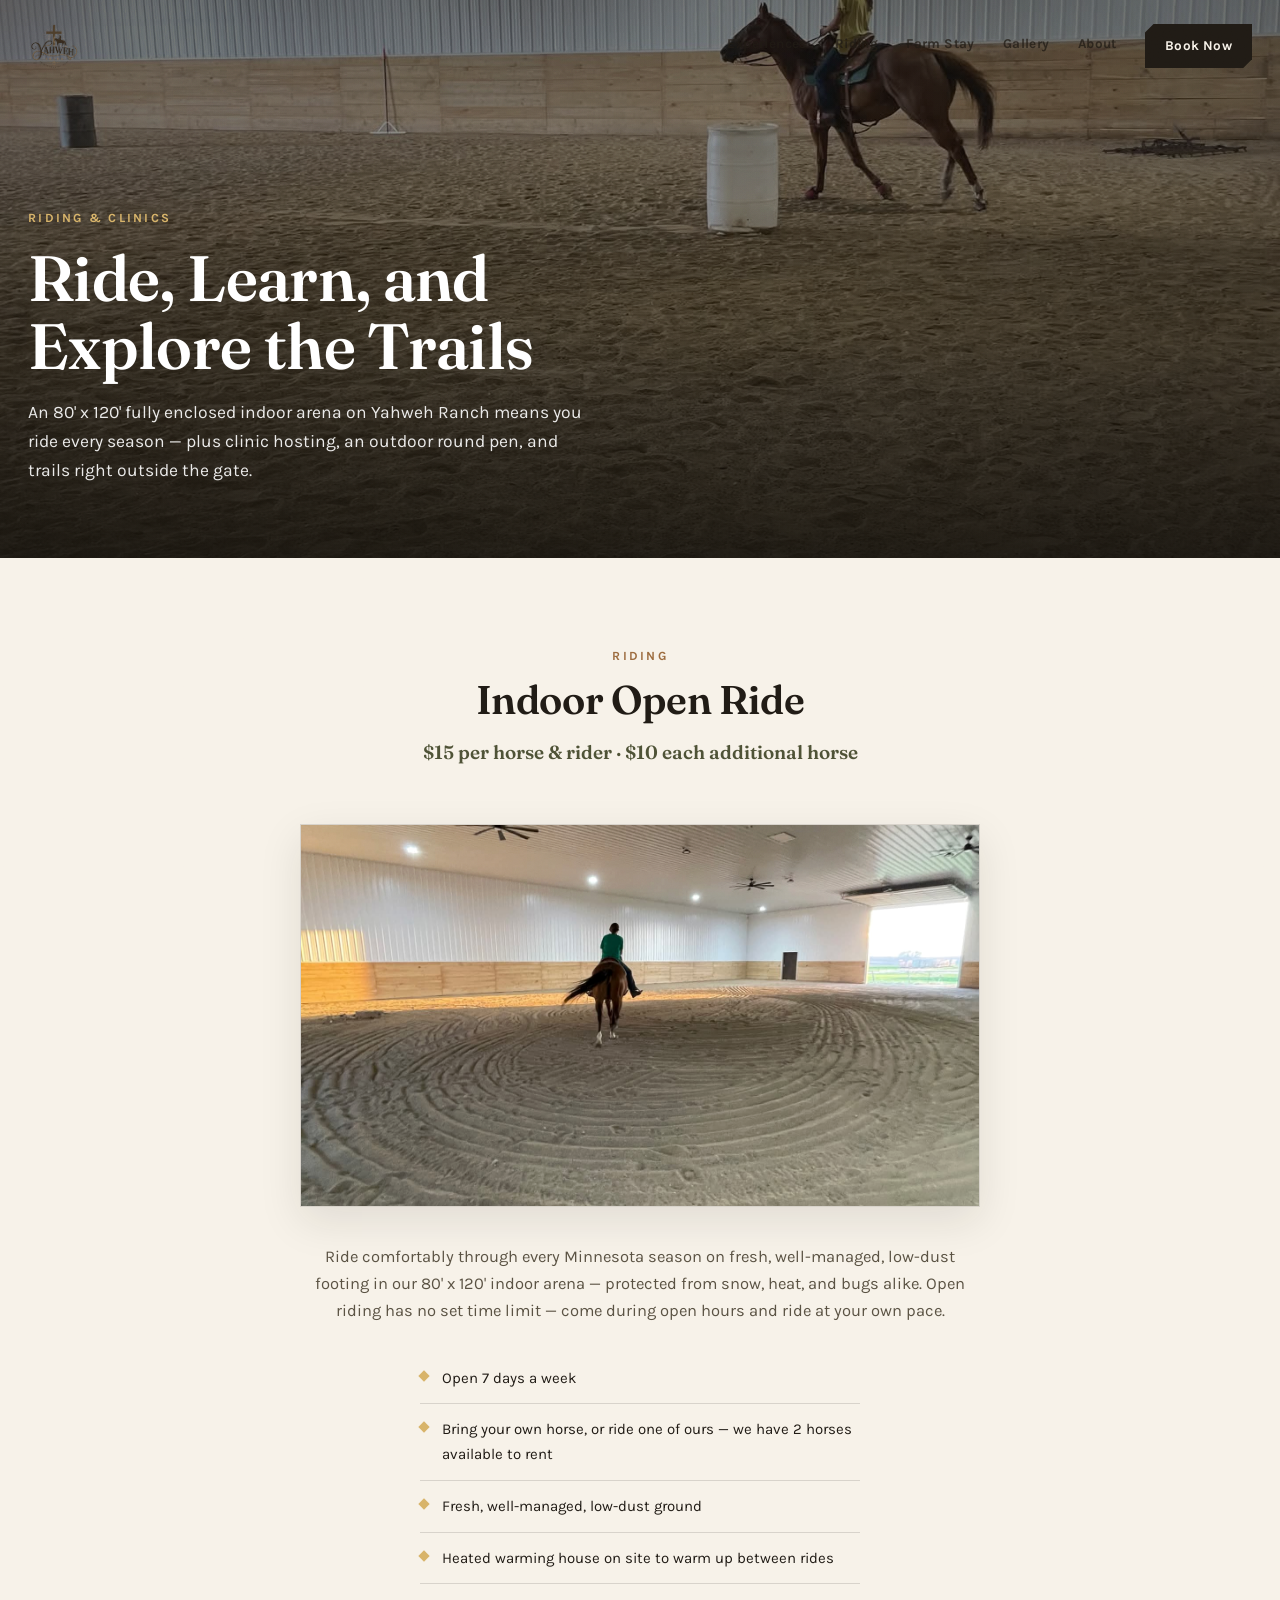
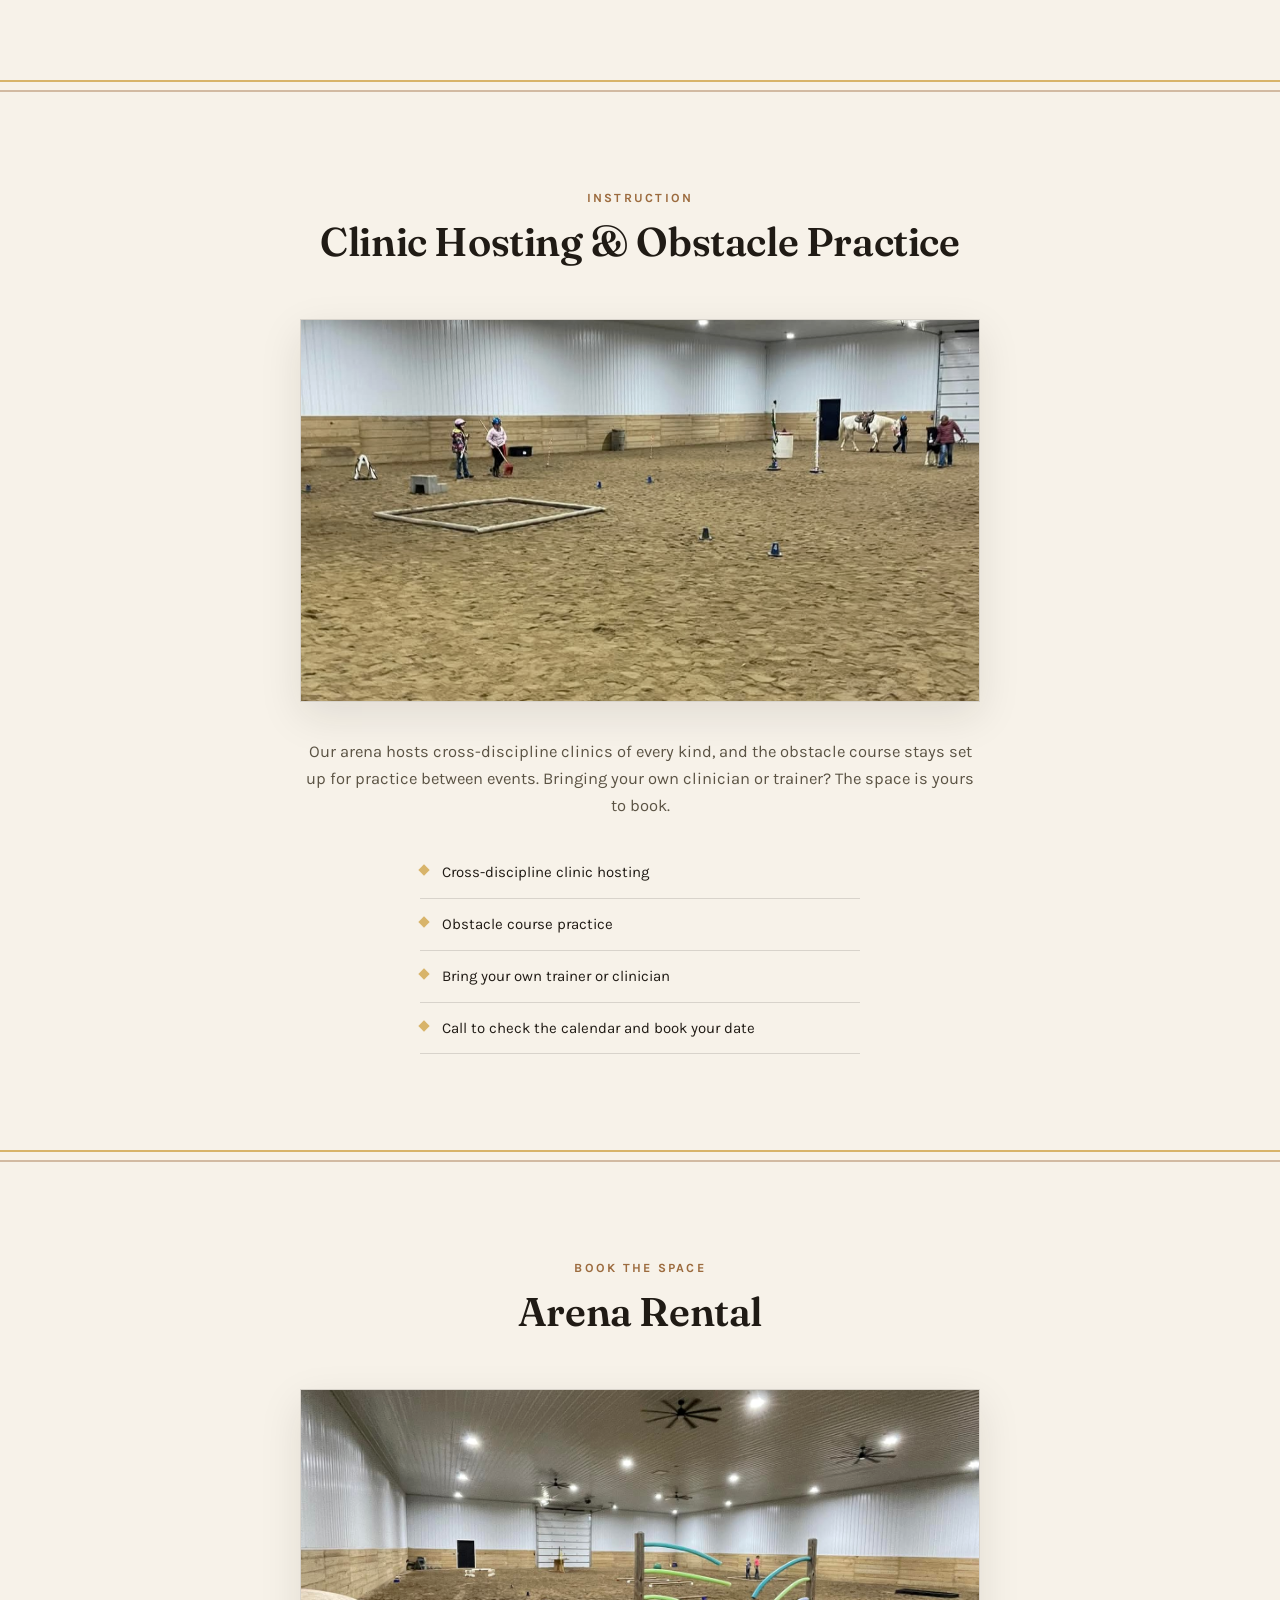
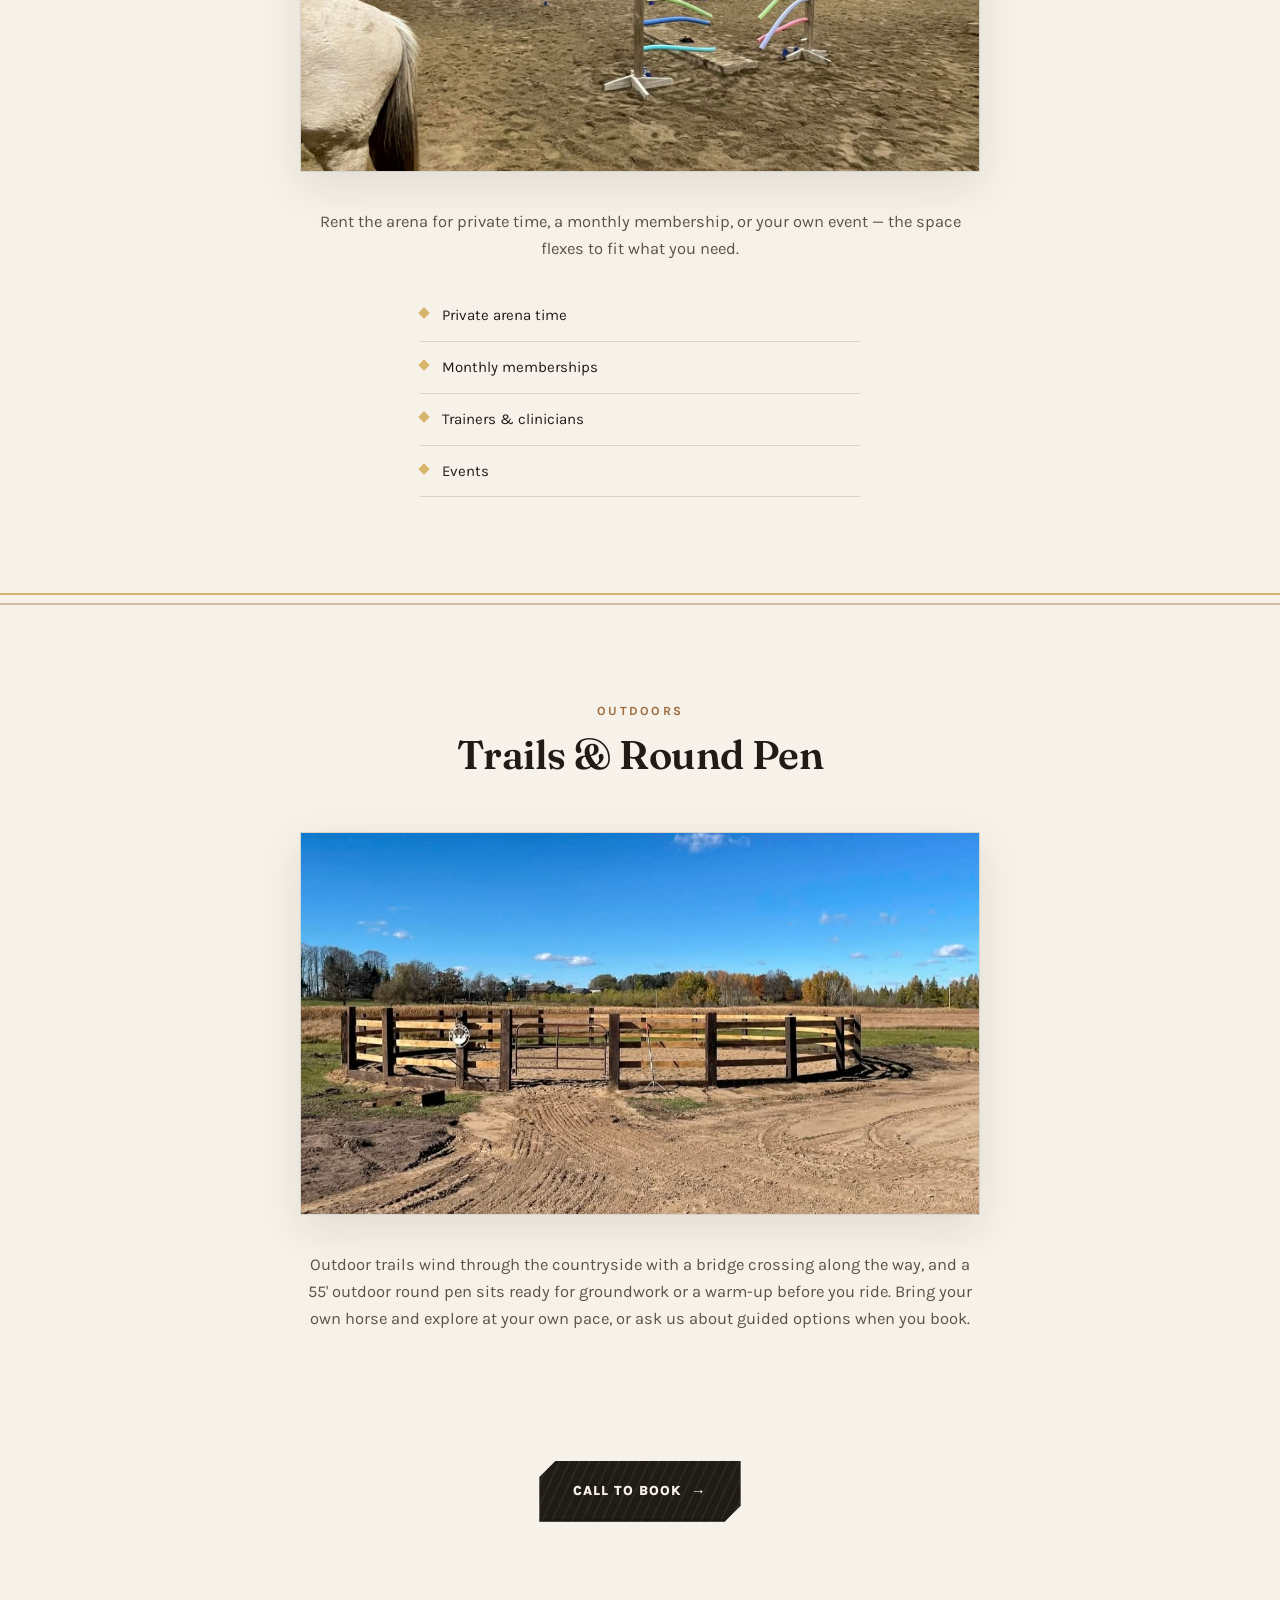
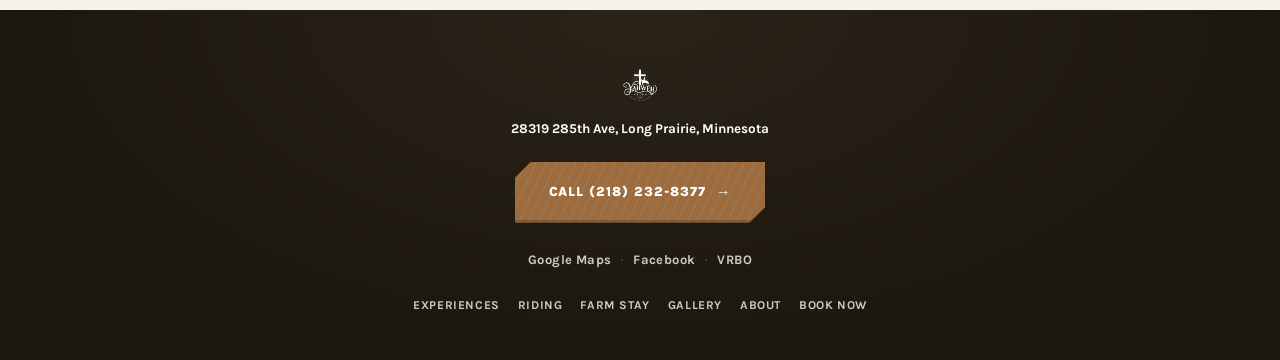
<file: riding.html>
<!DOCTYPE html>
<html lang="en">
<head>
<meta charset="UTF-8">
<meta name="viewport" content="width=device-width, initial-scale=1.0">
<title>Riding &amp; Clinics | Indoor Open Ride, Clinic Hosting, Trails — Yahweh Arena</title>
<meta name="description" content="Ride year-round in our 80' x 120' indoor arena on Yahweh Ranch — $15 open ride, clinic hosting, arena rental, and trails near Long Prairie, Minnesota.">
<link rel="canonical" href="https://yahweharena.com/riding">
<meta property="og:type" content="website">
<meta property="og:title" content="Riding & Clinics | Yahweh Arena">
<meta property="og:description" content="Ride year-round in our 80' x 120' indoor arena on Yahweh Ranch — open ride, clinic hosting, arena rental, and trails.">
<meta property="og:url" content="https://yahweharena.com/riding">
<meta property="og:image" content="https://yahweharena.com/1000023092.jpg">
<link rel="icon" type="image/png" href="/1000023288.png">
<link rel="apple-touch-icon" href="/1000023288.png">
<link rel="preconnect" href="https://fonts.googleapis.com">
<link rel="preconnect" href="https://fonts.gstatic.com" crossorigin>
<link href="https://fonts.googleapis.com/css2?family=Fraunces:ital,opsz,wght@0,9..144,400;0,9..144,500;0,9..144,600;0,9..144,700;1,9..144,500&family=Karla:ital,wght@0,400;0,500;0,600;0,700;1,400&display=swap" rel="stylesheet">
<link rel="stylesheet" href="styles.css">
</head>
<body>
<div class="grain" aria-hidden="true"></div>

<header class="site-header page-header" id="siteHeader">
  <a href="/" class="logo-link">
    <img class="logo-mark" src="1000023288.png" alt="Yahweh Arena — Equestrian &amp; Event Venue">
  </a>
  <nav id="desktopNav">
    <a href="/" data-scroll-to="experiences">Experiences</a>
    <a href="/riding">Riding</a>
    <a href="/stay">Farm Stay</a>
    <a href="/" data-scroll-to="gallery">Gallery</a>
    <a href="/about">About</a>
    <a href="/" data-scroll-to="contact" class="nav-cta">Book Now</a>
  </nav>
  <button class="nav-toggle" id="navToggle" aria-label="Open menu" aria-expanded="false">☰</button>
</header>

<div class="mobile-nav" id="mobileNav">
  <button type="button" id="navCloseBtn" class="nav-close-btn" aria-label="Close menu">✕</button>
  <a href="/"><img class="mobile-nav-logo" src="1000023288.png" alt="Yahweh Arena"></a>
  <a href="/" data-scroll-to="experiences">Experiences</a>
  <a href="/riding">Riding</a>
  <a href="/stay">Farm Stay</a>
  <a href="/" data-scroll-to="gallery">Gallery</a>
  <a href="/about">About</a>
  <a href="/" data-scroll-to="contact" class="nav-cta">Book Now</a>
</div>

<section class="hero page-hero">
  <img class="hero-img photo" src="1000023092.jpg" alt="A rider on horseback inside the Yahweh Arena indoor riding arena">
  <div class="hero-overlay"></div>
  <div class="hero-content">
    <div class="eyebrow">Riding &amp; Clinics</div>
    <h1>Ride, Learn, and Explore the Trails</h1>
    <p>An 80' x 120' fully enclosed indoor arena on Yahweh Ranch means you ride every season — plus clinic hosting, an outdoor round pen, and trails right outside the gate.</p>
  </div>
</section>

<section class="content" id="open-ride">
  <div class="section-head">
    <div class="eyebrow">Riding</div>
    <h2>Indoor Open Ride</h2>
    <p style="font-family:'Fraunces', serif; font-weight:600; color:var(--sage-deep); font-size:19px;">$15 per horse &amp; rider &middot; $10 each additional horse</p>
  </div>
  <div class="section-photo"><img class="photo" src="indoor-arena-wide-shot.jpg" alt="Wide view of the indoor riding arena"></div>
  <div style="max-width:680px; margin:0 auto; text-align:center;">
    <p style="color:var(--ink-soft); font-size:16.5px;">Ride comfortably through every Minnesota season on fresh, well-managed, low-dust footing in our 80' x 120' indoor arena — protected from snow, heat, and bugs alike. Open riding has no set time limit — come during open hours and ride at your own pace.</p>
    <ul class="prop-list" style="text-align:left; margin-top:28px; max-width:440px; margin-left:auto; margin-right:auto;">
      <li>Open 7 days a week</li>
      <li>Bring your own horse, or ride one of ours — we have 2 horses available to rent</li>
      <li>Fresh, well-managed, low-dust ground</li>
      <li>Heated warming house on site to warm up between rides</li>
    </ul>
  </div>
</section>

<svg class="fence" viewBox="0 0 1200 28" preserveAspectRatio="none" aria-hidden="true">
  <line class="rail" x1="0" y1="9" x2="1200" y2="9"/>
  <line class="rail2" x1="0" y1="19" x2="1200" y2="19"/>
</svg>

<section class="content" id="clinics">
  <div class="section-head">
    <div class="eyebrow">Instruction</div>
    <h2>Clinic Hosting &amp; Obstacle Practice</h2>
  </div>
  <div class="section-photo"><img class="photo" src="arena-kids-obstacle-practice.jpg" alt="Kids working through an obstacle course with a horse in the indoor arena"></div>
  <div style="max-width:680px; margin:0 auto; text-align:center;">
    <p style="color:var(--ink-soft); font-size:16.5px;">Our arena hosts cross-discipline clinics of every kind, and the obstacle course stays set up for practice between events. Bringing your own clinician or trainer? The space is yours to book.</p>
    <ul class="prop-list" style="text-align:left; margin-top:28px; max-width:440px; margin-left:auto; margin-right:auto;">
      <li>Cross-discipline clinic hosting</li>
      <li>Obstacle course practice</li>
      <li>Bring your own trainer or clinician</li>
      <li>Call to check the calendar and book your date</li>
    </ul>
  </div>
</section>

<svg class="fence" viewBox="0 0 1200 28" preserveAspectRatio="none" aria-hidden="true">
  <line class="rail" x1="0" y1="9" x2="1200" y2="9"/>
  <line class="rail2" x1="0" y1="19" x2="1200" y2="19"/>
</svg>

<section class="content" id="arena-rental">
  <div class="section-head">
    <div class="eyebrow">Book the Space</div>
    <h2>Arena Rental</h2>
  </div>
  <div class="section-photo"><img class="photo" src="1000023097.jpg" alt="Indoor arena set up with an obstacle course"></div>
  <div style="max-width:680px; margin:0 auto; text-align:center;">
    <p style="color:var(--ink-soft); font-size:16.5px;">Rent the arena for private time, a monthly membership, or your own event — the space flexes to fit what you need.</p>
    <ul class="prop-list" style="text-align:left; margin-top:28px; max-width:440px; margin-left:auto; margin-right:auto;">
      <li>Private arena time</li>
      <li>Monthly memberships</li>
      <li>Trainers &amp; clinicians</li>
      <li>Events</li>
    </ul>
  </div>
</section>

<svg class="fence" viewBox="0 0 1200 28" preserveAspectRatio="none" aria-hidden="true">
  <line class="rail" x1="0" y1="9" x2="1200" y2="9"/>
  <line class="rail2" x1="0" y1="19" x2="1200" y2="19"/>
</svg>

<section class="content" id="trail-riding">
  <div class="section-head">
    <div class="eyebrow">Outdoors</div>
    <h2>Trails &amp; Round Pen</h2>
  </div>
  <div class="section-photo"><img class="photo" src="1000023096.jpg" alt="The 55-foot outdoor round pen under a clear sky"></div>
  <div style="max-width:680px; margin:0 auto; text-align:center;">
    <p style="color:var(--ink-soft); font-size:16.5px;">Outdoor trails wind through the countryside with a bridge crossing along the way, and a 55' outdoor round pen sits ready for groundwork or a warm-up before you ride. Bring your own horse and explore at your own pace, or ask us about guided options when you book.</p>
  </div>
</section>

<section class="content" style="padding-top:24px; text-align:center;">
  <a class="btn btn-dark" href="tel:+12182328377">Call to Book</a>
</section>

<footer>
  <a href="#"><img class="logo-mark" src="1000023288.png" alt="Yahweh Arena"></a>
  <div class="address-line">
    <a href="https://www.google.com/maps/search/?api=1&query=28319+285th+Ave+Long+Prairie+MN" target="_blank" rel="noopener">28319 285th Ave, Long Prairie, Minnesota</a>
  </div>
  <a class="btn btn-accent call-btn" href="tel:+12182328377">Call (218) 232-8377</a>
  <div class="social-row">
    <a href="https://www.google.com/maps/search/?api=1&query=28319+285th+Ave+Long+Prairie+MN" target="_blank" rel="noopener">Google Maps</a>
    <span>·</span>
    <a href="https://www.facebook.com/share/1akdEZ5ze8/" target="_blank" rel="noopener">Facebook</a>
    <span>·</span>
    <a href="https://www.vrbo.com/4762434" target="_blank" rel="noopener">VRBO</a>
  </div>
  <nav>
    <a href="/" data-scroll-to="experiences">Experiences</a>
    <a href="/riding">Riding</a>
    <a href="/stay">Farm Stay</a>
    <a href="/" data-scroll-to="gallery">Gallery</a>
    <a href="/about">About</a>
    <a href="/" data-scroll-to="contact">Book Now</a>
  </nav>
</footer>

<script src="script.js"></script>
</body>
</html>
</file>
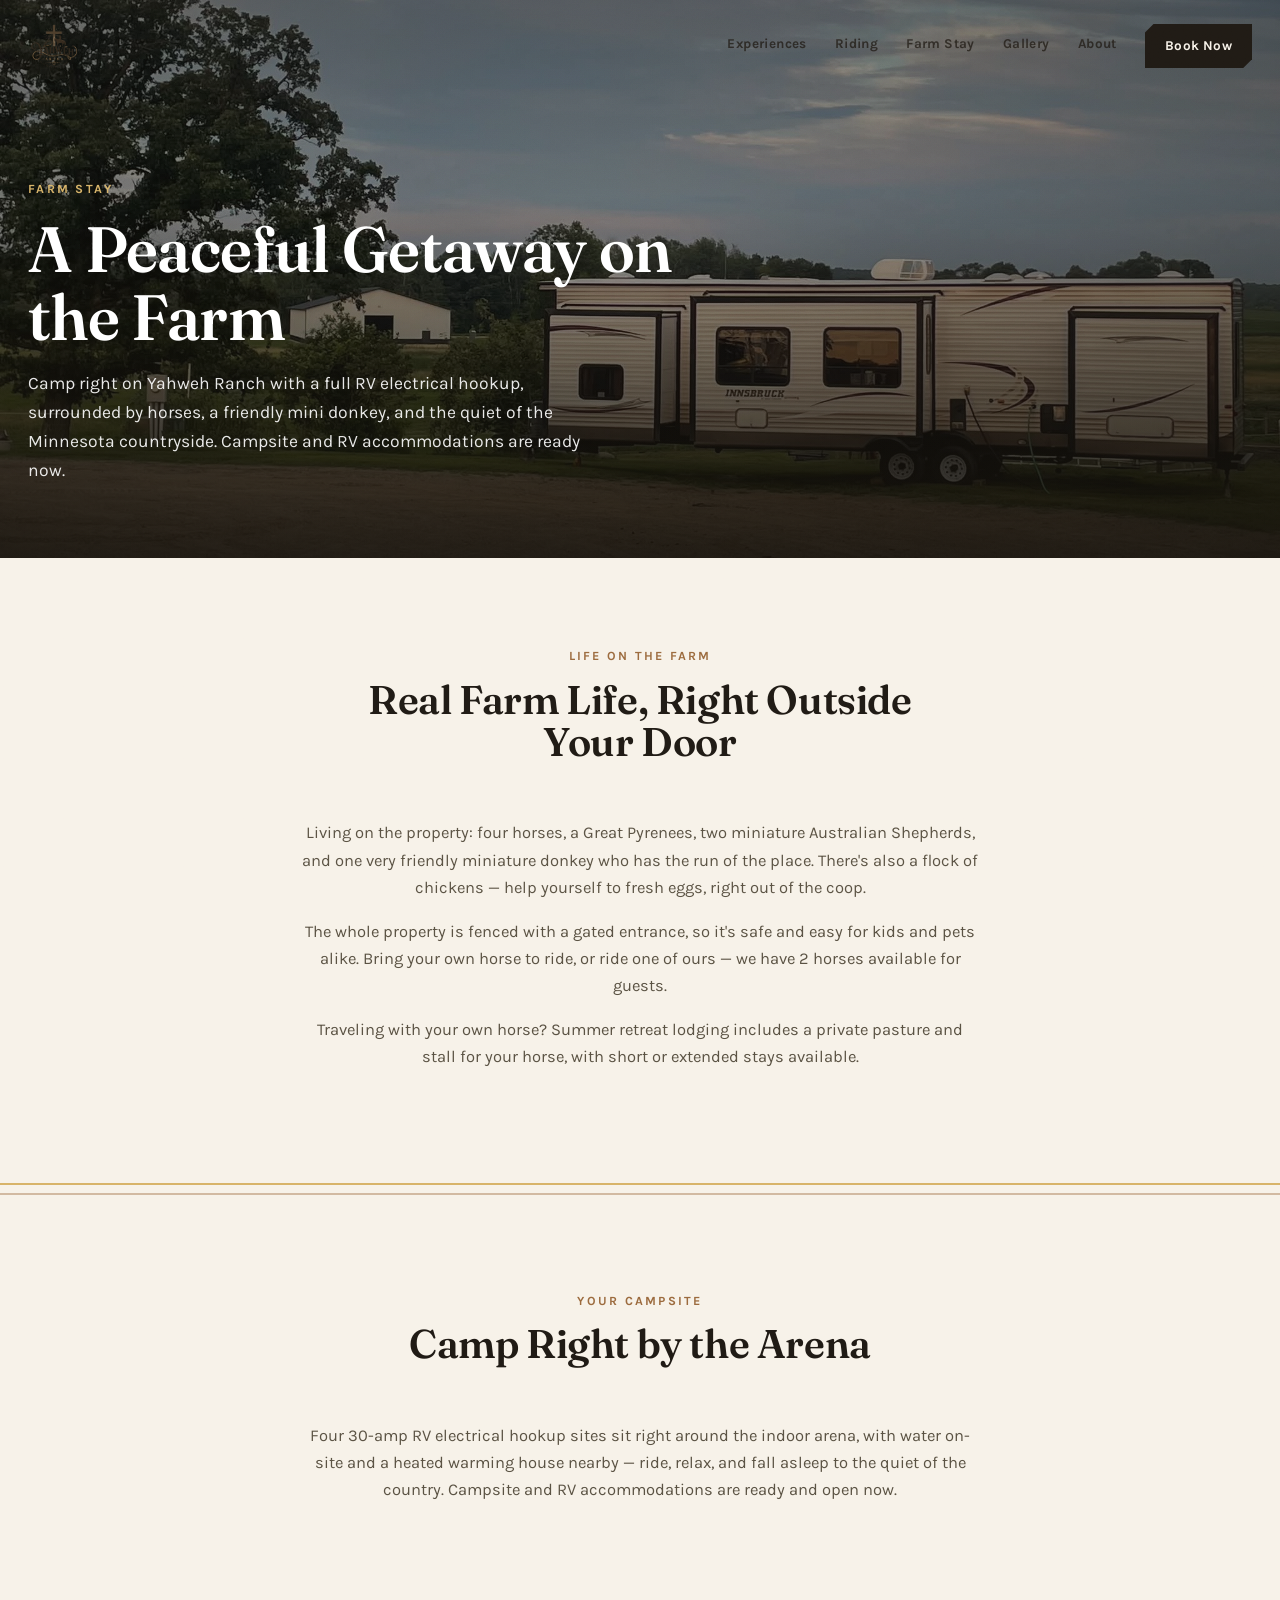
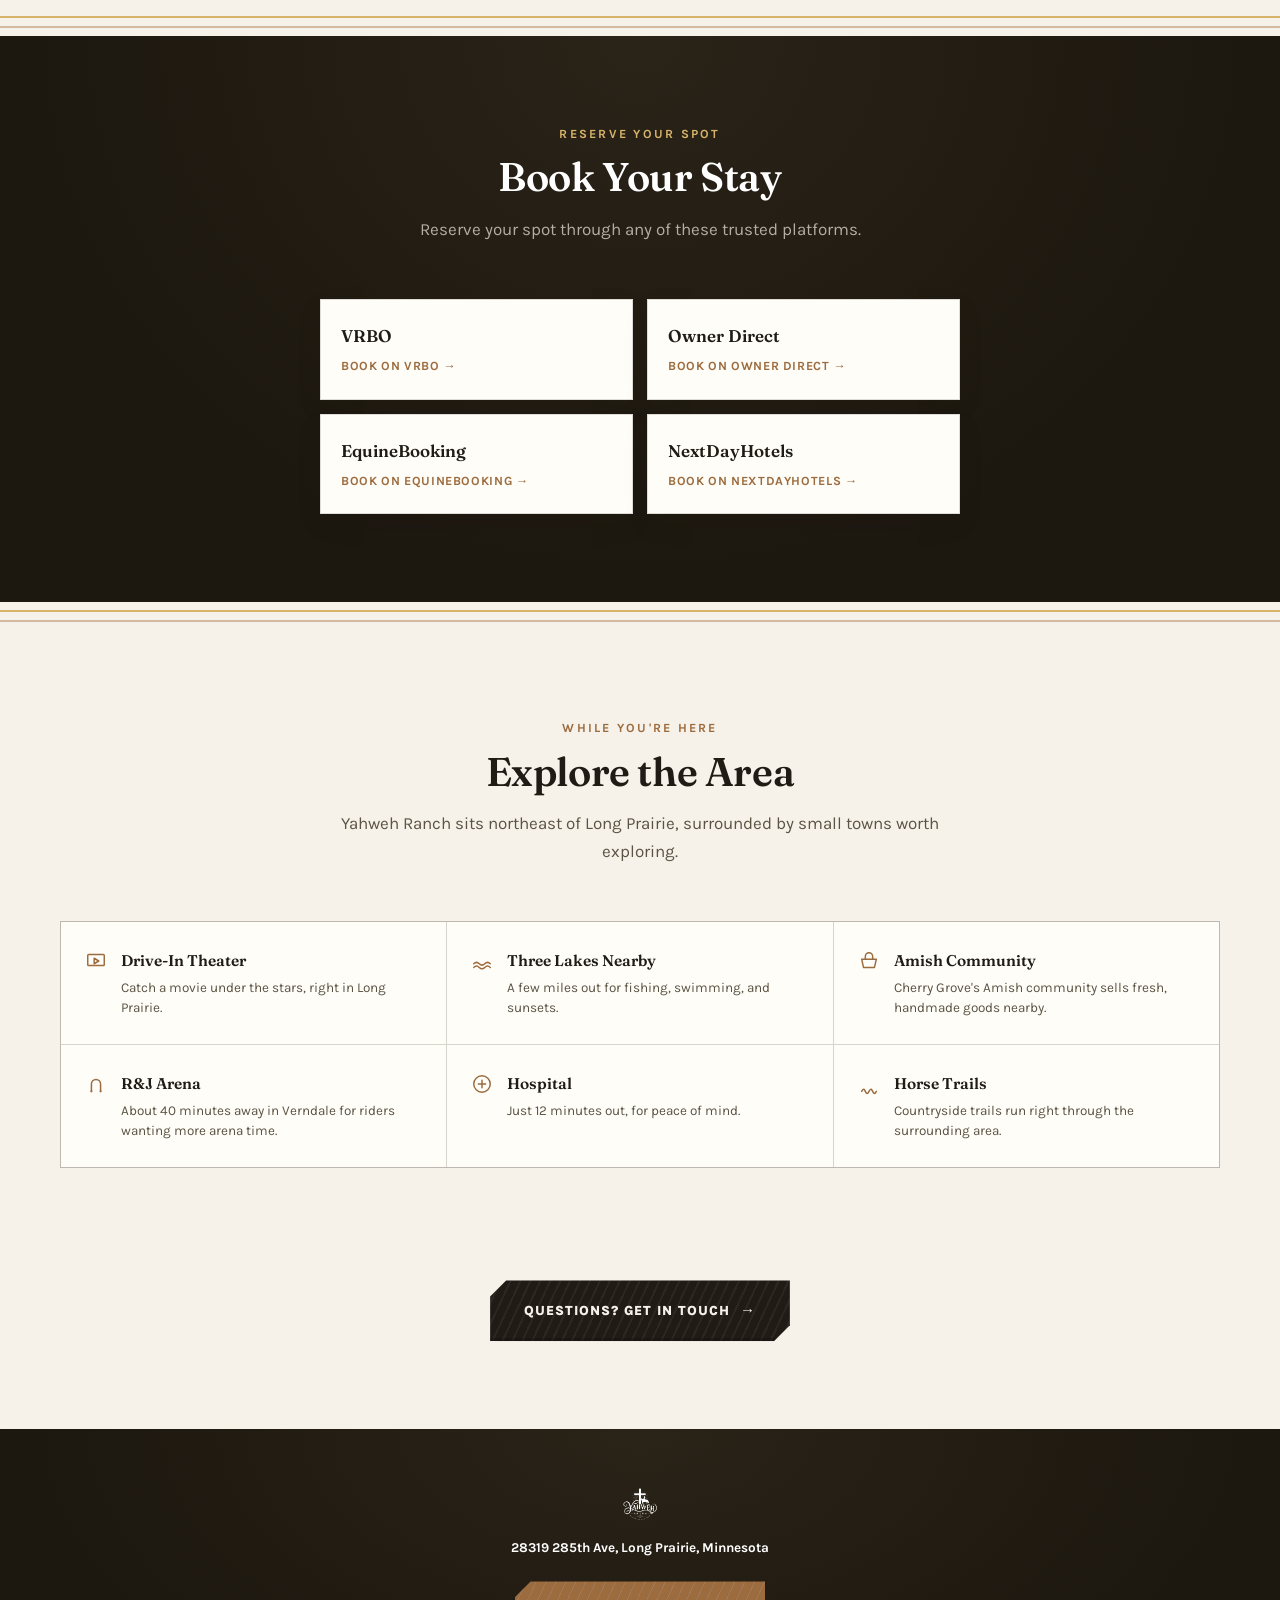
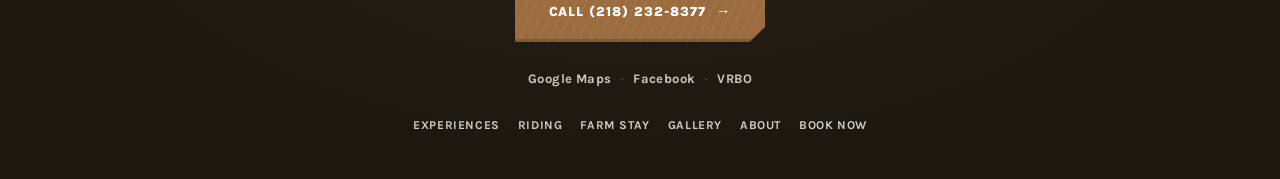
<file: stay.html>
<!DOCTYPE html>
<html lang="en">
<head>
<meta charset="UTF-8">
<meta name="viewport" content="width=device-width, initial-scale=1.0">
<title>Farm Stay | RV Camping &amp; Farm Getaway — Yahweh Ranch, Long Prairie, MN</title>
<meta name="description" content="Camp on Yahweh Ranch with a full RV electrical hookup, meet the horses, mini donkey, and chickens, and experience real farm life near Long Prairie, Minnesota. Book now on VRBO, Owner Direct, and more.">
<link rel="canonical" href="https://yahweharena.com/stay">
<meta property="og:type" content="website">
<meta property="og:title" content="Farm Stay | Yahweh Ranch">
<meta property="og:description" content="Camp on Yahweh Ranch with a full RV electrical hookup, meet the animals, and experience real farm life near Long Prairie, Minnesota.">
<meta property="og:url" content="https://yahweharena.com/stay">
<meta property="og:image" content="https://yahweharena.com/1000023093.jpg">
<link rel="icon" type="image/png" href="/1000023288.png">
<link rel="apple-touch-icon" href="/1000023288.png">
<link rel="preconnect" href="https://fonts.googleapis.com">
<link rel="preconnect" href="https://fonts.gstatic.com" crossorigin>
<link href="https://fonts.googleapis.com/css2?family=Fraunces:ital,opsz,wght@0,9..144,400;0,9..144,500;0,9..144,600;0,9..144,700;1,9..144,500&family=Karla:ital,wght@0,400;0,500;0,600;0,700;1,400&display=swap" rel="stylesheet">
<link rel="stylesheet" href="styles.css">
</head>
<body>
<div class="grain" aria-hidden="true"></div>

<header class="site-header page-header" id="siteHeader">
  <a href="/" class="logo-link">
    <img class="logo-mark" src="1000023288.png" alt="Yahweh Arena — Equestrian &amp; Event Venue">
  </a>
  <nav id="desktopNav">
    <a href="/" data-scroll-to="experiences">Experiences</a>
    <a href="/riding">Riding</a>
    <a href="/stay">Farm Stay</a>
    <a href="/" data-scroll-to="gallery">Gallery</a>
    <a href="/about">About</a>
    <a href="/" data-scroll-to="contact" class="nav-cta">Book Now</a>
  </nav>
  <button class="nav-toggle" id="navToggle" aria-label="Open menu" aria-expanded="false">☰</button>
</header>

<div class="mobile-nav" id="mobileNav">
  <button type="button" id="navCloseBtn" class="nav-close-btn" aria-label="Close menu">✕</button>
  <a href="/"><img class="mobile-nav-logo" src="1000023288.png" alt="Yahweh Arena"></a>
  <a href="/" data-scroll-to="experiences">Experiences</a>
  <a href="/riding">Riding</a>
  <a href="/stay">Farm Stay</a>
  <a href="/" data-scroll-to="gallery">Gallery</a>
  <a href="/about">About</a>
  <a href="/" data-scroll-to="contact" class="nav-cta">Book Now</a>
</div>

<section class="hero page-hero">
  <img class="hero-img photo" src="1000023093.jpg" alt="RV parked on site at Yahweh Ranch at dusk">
  <div class="hero-overlay"></div>
  <div class="hero-content">
    <div class="eyebrow">Farm Stay</div>
    <h1>A Peaceful Getaway on the Farm</h1>
    <p>Camp right on Yahweh Ranch with a full RV electrical hookup, surrounded by horses, a friendly mini donkey, and the quiet of the Minnesota countryside. Campsite and RV accommodations are ready now.</p>
  </div>
</section>

<section class="content">
  <div class="section-head">
    <div class="eyebrow">Life on the Farm</div>
    <h2>Real Farm Life, Right Outside Your Door</h2>
  </div>
  <div style="max-width:680px; margin:0 auto; text-align:center;">
    <p style="color:var(--ink-soft); font-size:16.5px;">Living on the property: four horses, a Great Pyrenees, two miniature Australian Shepherds, and one very friendly miniature donkey who has the run of the place. There's also a flock of chickens — help yourself to fresh eggs, right out of the coop.</p>
    <p style="color:var(--ink-soft); font-size:16.5px;">The whole property is fenced with a gated entrance, so it's safe and easy for kids and pets alike. Bring your own horse to ride, or ride one of ours — we have 2 horses available for guests.</p>
    <p style="color:var(--ink-soft); font-size:16.5px; margin-top:16px;">Traveling with your own horse? Summer retreat lodging includes a private pasture and stall for your horse, with short or extended stays available.</p>
  </div>
</section>

<svg class="fence" viewBox="0 0 1200 28" preserveAspectRatio="none" aria-hidden="true">
  <line class="rail" x1="0" y1="9" x2="1200" y2="9"/>
  <line class="rail2" x1="0" y1="19" x2="1200" y2="19"/>
</svg>

<section class="content">
  <div class="section-head">
    <div class="eyebrow">Your Campsite</div>
    <h2>Camp Right by the Arena</h2>
  </div>
  <div style="max-width:680px; margin:0 auto; text-align:center;">
    <p style="color:var(--ink-soft); font-size:16.5px;">Four 30-amp RV electrical hookup sites sit right around the indoor arena, with water on-site and a heated warming house nearby — ride, relax, and fall asleep to the quiet of the country. Campsite and RV accommodations are ready and open now.</p>
  </div>
</section>

<svg class="fence" viewBox="0 0 1200 28" preserveAspectRatio="none" aria-hidden="true">
  <line class="rail" x1="0" y1="9" x2="1200" y2="9"/>
  <line class="rail2" x1="0" y1="19" x2="1200" y2="19"/>
</svg>

<!-- BOOK YOUR STAY -->
<section class="content section-dark">
  <div class="section-head">
    <div class="eyebrow">Reserve Your Spot</div>
    <h2>Book Your Stay</h2>
    <p>Reserve your spot through any of these trusted platforms.</p>
  </div>
  <div class="book-links">
    <a class="book-link-card" href="https://www.vrbo.com/4762434" target="_blank" rel="noopener">
      <span class="platform">VRBO</span>
      <span class="cta">Book on VRBO →</span>
    </a>
    <a class="book-link-card" href="https://ownerdirect.com/property/yahweh-horse-retreat/HA-3214762434" target="_blank" rel="noopener">
      <span class="platform">Owner Direct</span>
      <span class="cta">Book on Owner Direct →</span>
    </a>
    <a class="book-link-card" href="https://equinebooking.com/products/yahweh-ranch-and-arena?srsltid=AfmBOooxDHo0Db7jxvuo9E7wm8IP9mJtfoch8g_zOQ6giqtG_maZHfcl" target="_blank" rel="noopener">
      <span class="platform">EquineBooking</span>
      <span class="cta">Book on EquineBooking →</span>
    </a>
    <a class="book-link-card" href="https://nextdayhotels.com/hotels/9000454484/?cid=gAAAAABqWFitl9DcBkhsGybGgnyvn3tNVf9jqT2t4eZEXl-i2HhomCkSS4o7kx3lBEIZ6i0Fq_ED599eJ1dp4ZCB2ciJ11oXHclKNCjVVxBcuwqVXqa4JZ9raNsfgg5Bq6tVqUl35Zx1" target="_blank" rel="noopener">
      <span class="platform">NextDayHotels</span>
      <span class="cta">Book on NextDayHotels →</span>
    </a>
  </div>
</section>

<svg class="fence" viewBox="0 0 1200 28" preserveAspectRatio="none" aria-hidden="true">
  <line class="rail" x1="0" y1="9" x2="1200" y2="9"/>
  <line class="rail2" x1="0" y1="19" x2="1200" y2="19"/>
</svg>

<!-- EXPLORE THE AREA -->
<section class="content">
  <div class="section-head">
    <div class="eyebrow">While You're Here</div>
    <h2>Explore the Area</h2>
    <p>Yahweh Ranch sits northeast of Long Prairie, surrounded by small towns worth exploring.</p>
  </div>
  <div class="area-grid">
    <div class="area-tile">
      <svg viewBox="0 0 24 24" fill="none" stroke="currentColor" stroke-width="1.6" stroke-linecap="round" stroke-linejoin="round"><rect x="3" y="5" width="18" height="12" rx="1"/><path d="M10 9l5 3-5 3z"/></svg>
      <div><h4>Drive-In Theater</h4><p>Catch a movie under the stars, right in Long Prairie.</p></div>
    </div>
    <div class="area-tile">
      <svg viewBox="0 0 24 24" fill="none" stroke="currentColor" stroke-width="1.6" stroke-linecap="round" stroke-linejoin="round"><path d="M3 15c2-2 4-2 6 0s4 2 6 0 4-2 6 0M3 19c2-2 4-2 6 0s4 2 6 0 4-2 6 0"/></svg>
      <div><h4>Three Lakes Nearby</h4><p>A few miles out for fishing, swimming, and sunsets.</p></div>
    </div>
    <div class="area-tile">
      <svg viewBox="0 0 24 24" fill="none" stroke="currentColor" stroke-width="1.6" stroke-linecap="round" stroke-linejoin="round"><path d="M4 10h16l-2 9H6l-2-9z"/><path d="M8 10V7a4 4 0 0 1 8 0v3"/></svg>
      <div><h4>Amish Community</h4><p>Cherry Grove's Amish community sells fresh, handmade goods nearby.</p></div>
    </div>
    <div class="area-tile">
      <svg viewBox="0 0 24 24" fill="none" stroke="currentColor" stroke-width="1.6" stroke-linecap="round" stroke-linejoin="round"><path d="M7 20V12a5 5 0 0 1 10 0v8"/><circle cx="7" cy="20" r="1.2" fill="currentColor" stroke="none"/><circle cx="17" cy="20" r="1.2" fill="currentColor" stroke="none"/></svg>
      <div><h4>R&amp;J Arena</h4><p>About 40 minutes away in Verndale for riders wanting more arena time.</p></div>
    </div>
    <div class="area-tile">
      <svg viewBox="0 0 24 24" fill="none" stroke="currentColor" stroke-width="1.6" stroke-linecap="round" stroke-linejoin="round"><circle cx="12" cy="12" r="9"/><path d="M12 8v8M8 12h8"/></svg>
      <div><h4>Hospital</h4><p>Just 12 minutes out, for peace of mind.</p></div>
    </div>
    <div class="area-tile">
      <svg viewBox="0 0 24 24" fill="none" stroke="currentColor" stroke-width="1.6" stroke-linecap="round" stroke-linejoin="round"><path d="M4 20c4-8 4 8 8 0s4 8 8 0"/></svg>
      <div><h4>Horse Trails</h4><p>Countryside trails run right through the surrounding area.</p></div>
    </div>
  </div>
</section>

<section class="content" style="padding-top:24px; text-align:center;">
  <a class="btn btn-dark" href="/" data-scroll-to="contact">Questions? Get In Touch</a>
</section>

<footer>
  <a href="#"><img class="logo-mark" src="1000023288.png" alt="Yahweh Arena"></a>
  <div class="address-line">
    <a href="https://www.google.com/maps/search/?api=1&query=28319+285th+Ave+Long+Prairie+MN" target="_blank" rel="noopener">28319 285th Ave, Long Prairie, Minnesota</a>
  </div>
  <a class="btn btn-accent call-btn" href="tel:+12182328377">Call (218) 232-8377</a>
  <div class="social-row">
    <a href="https://www.google.com/maps/search/?api=1&query=28319+285th+Ave+Long+Prairie+MN" target="_blank" rel="noopener">Google Maps</a>
    <span>·</span>
    <a href="https://www.facebook.com/share/1akdEZ5ze8/" target="_blank" rel="noopener">Facebook</a>
    <span>·</span>
    <a href="https://www.vrbo.com/4762434" target="_blank" rel="noopener">VRBO</a>
  </div>
  <nav>
    <a href="/" data-scroll-to="experiences">Experiences</a>
    <a href="/riding">Riding</a>
    <a href="/stay">Farm Stay</a>
    <a href="/" data-scroll-to="gallery">Gallery</a>
    <a href="/about">About</a>
    <a href="/" data-scroll-to="contact">Book Now</a>
  </nav>
</footer>

<script src="script.js"></script>
</body>
</html>
</file>
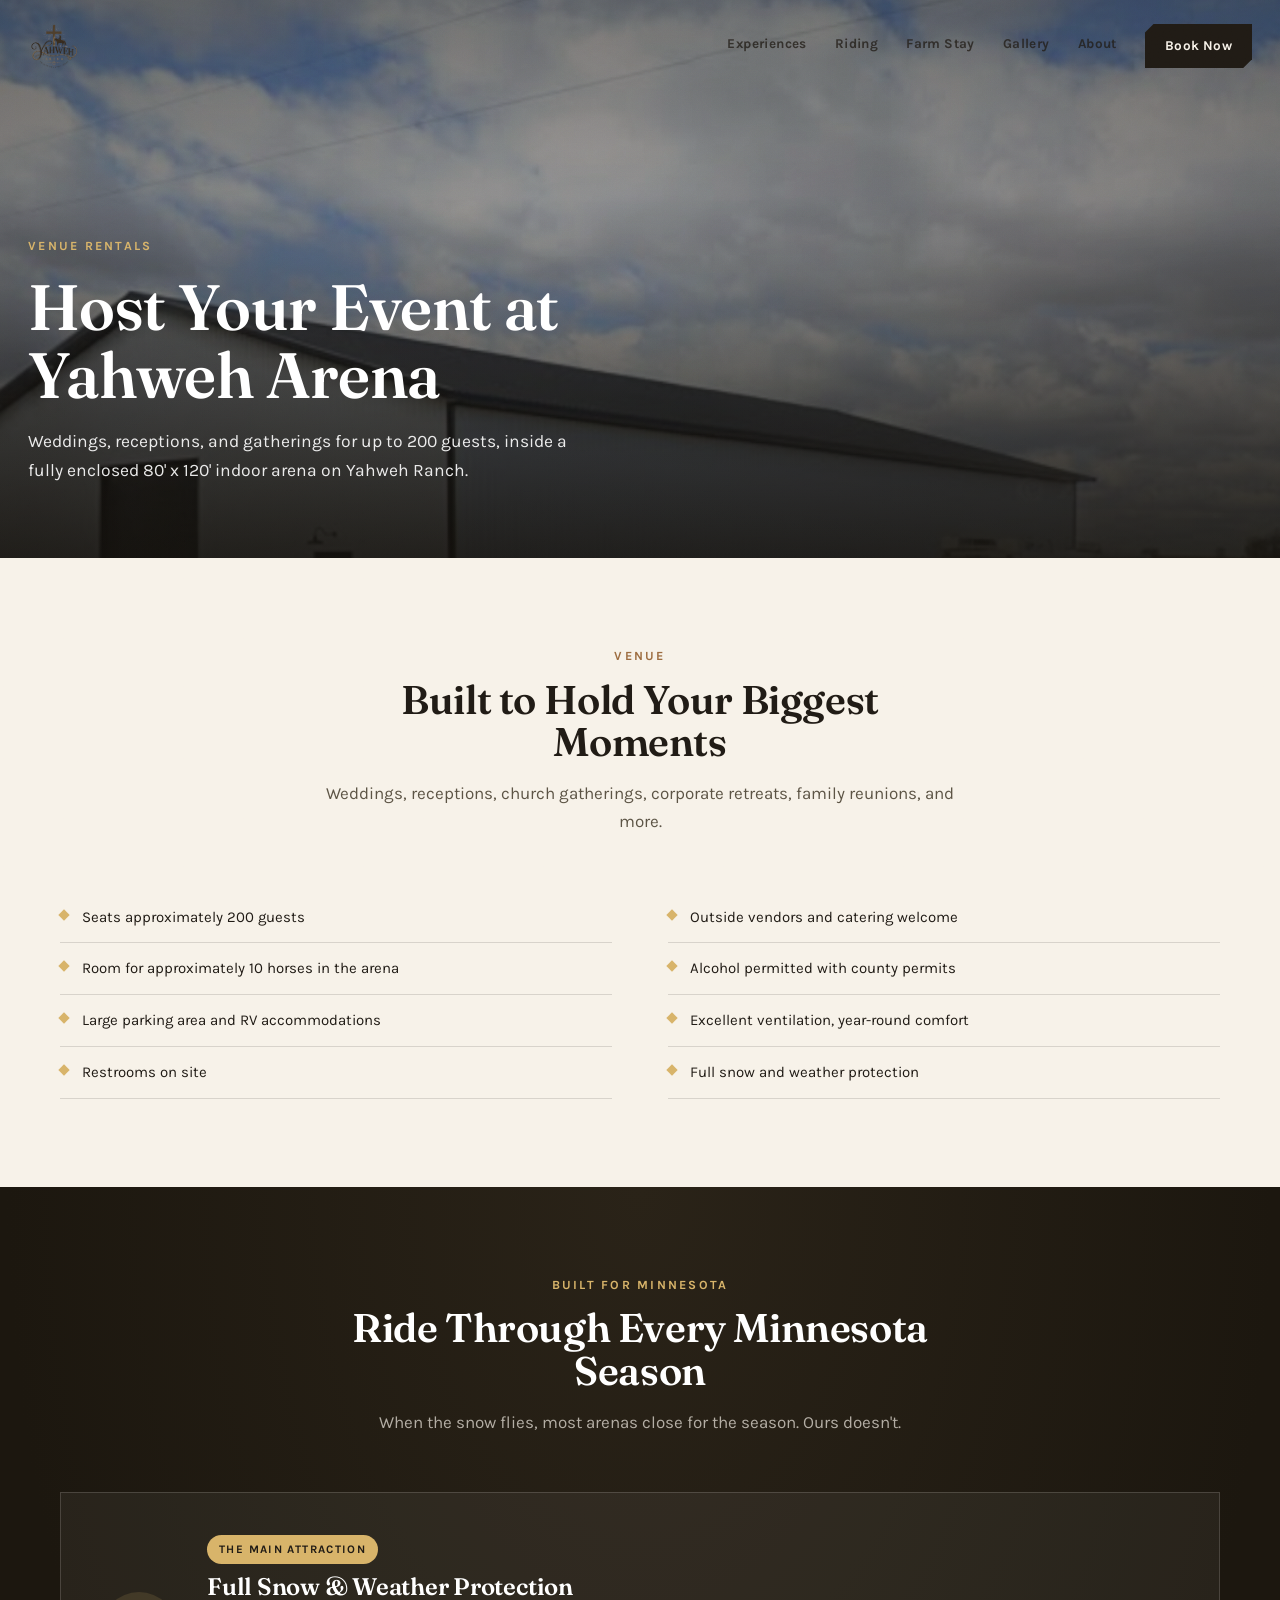
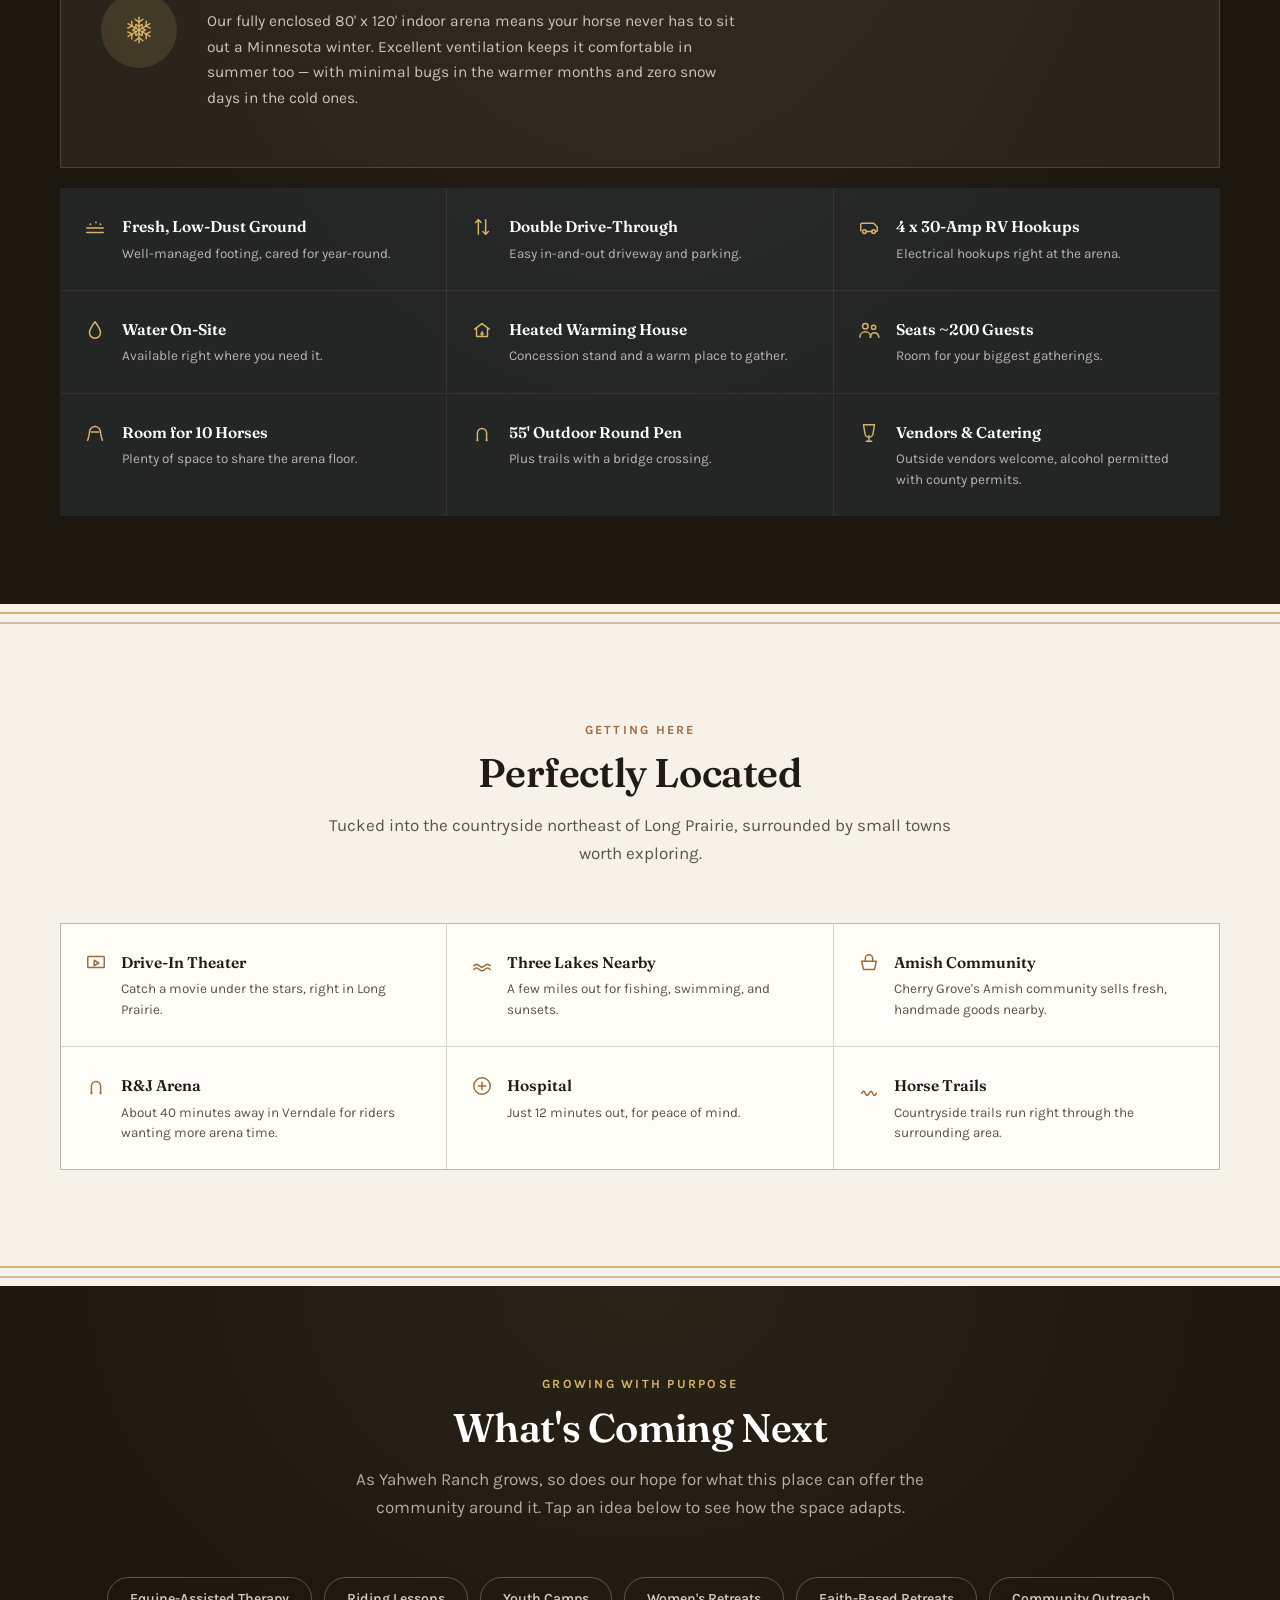
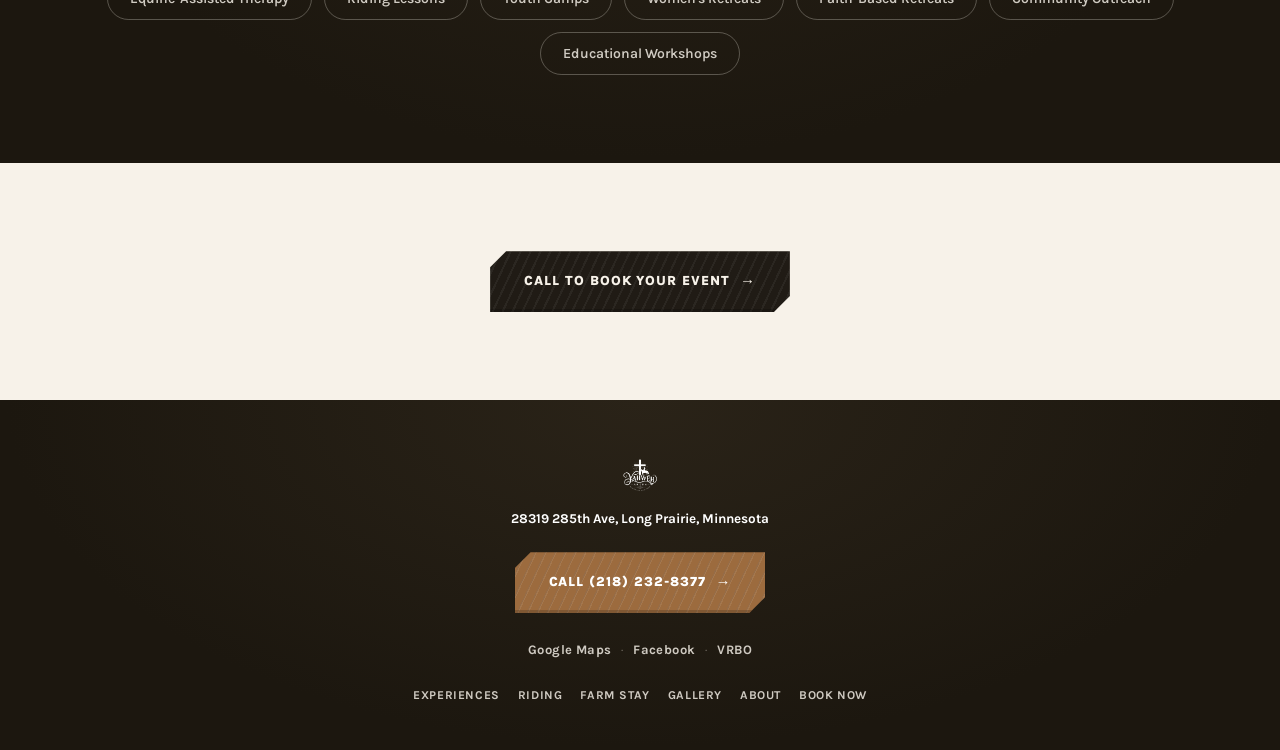
<file: venue.html>
<!DOCTYPE html>
<html lang="en">
<head>
<meta charset="UTF-8">
<meta name="viewport" content="width=device-width, initial-scale=1.0">
<title>Venue Rentals | Weddings &amp; Events at Yahweh Arena — Long Prairie, MN</title>
<meta name="description" content="Host your wedding, reception, or gathering in the fully enclosed 80' x 120' indoor arena at Yahweh Arena on Yahweh Ranch, near Long Prairie, Minnesota. Seats up to 200 guests.">
<link rel="canonical" href="https://yahweharena.com/venue">
<meta property="og:type" content="website">
<meta property="og:title" content="Venue Rentals | Yahweh Arena">
<meta property="og:description" content="Host your wedding, reception, or gathering in the fully enclosed 80' x 120' indoor arena at Yahweh Arena on Yahweh Ranch.">
<meta property="og:url" content="https://yahweharena.com/venue">
<meta property="og:image" content="https://yahweharena.com/1000023101.jpg">
<link rel="icon" type="image/png" href="/1000023288.png">
<link rel="apple-touch-icon" href="/1000023288.png">
<link rel="preconnect" href="https://fonts.googleapis.com">
<link rel="preconnect" href="https://fonts.gstatic.com" crossorigin>
<link href="https://fonts.googleapis.com/css2?family=Fraunces:ital,opsz,wght@0,9..144,400;0,9..144,500;0,9..144,600;0,9..144,700;1,9..144,500&family=Karla:ital,wght@0,400;0,500;0,600;0,700;1,400&display=swap" rel="stylesheet">
<link rel="stylesheet" href="styles.css">
</head>
<body>
<div class="grain" aria-hidden="true"></div>

<header class="site-header page-header" id="siteHeader">
  <a href="/" class="logo-link">
    <img class="logo-mark" src="1000023288.png" alt="Yahweh Arena — Equestrian &amp; Event Venue">
  </a>
  <nav id="desktopNav">
    <a href="/" data-scroll-to="experiences">Experiences</a>
    <a href="/riding">Riding</a>
    <a href="/stay">Farm Stay</a>
    <a href="/" data-scroll-to="gallery">Gallery</a>
    <a href="/about">About</a>
    <a href="/" data-scroll-to="contact" class="nav-cta">Book Now</a>
  </nav>
  <button class="nav-toggle" id="navToggle" aria-label="Open menu" aria-expanded="false">☰</button>
</header>

<div class="mobile-nav" id="mobileNav">
  <button type="button" id="navCloseBtn" class="nav-close-btn" aria-label="Close menu">✕</button>
  <a href="/"><img class="mobile-nav-logo" src="1000023288.png" alt="Yahweh Arena"></a>
  <a href="/" data-scroll-to="experiences">Experiences</a>
  <a href="/riding">Riding</a>
  <a href="/stay">Farm Stay</a>
  <a href="/" data-scroll-to="gallery">Gallery</a>
  <a href="/about">About</a>
  <a href="/" data-scroll-to="contact" class="nav-cta">Book Now</a>
</div>

<section class="hero page-hero">
  <img class="hero-img photo" src="1000023101.jpg" alt="Exterior of the Yahweh Arena event venue building">
  <div class="hero-overlay"></div>
  <div class="hero-content">
    <div class="eyebrow">Venue Rentals</div>
    <h1>Host Your Event at Yahweh Arena</h1>
    <p>Weddings, receptions, and gatherings for up to 200 guests, inside a fully enclosed 80' x 120' indoor arena on Yahweh Ranch.</p>
  </div>
</section>

<section class="content">
  <div class="section-head">
    <div class="eyebrow">Venue</div>
    <h2>Built to Hold Your Biggest Moments</h2>
    <p>Weddings, receptions, church gatherings, corporate retreats, family reunions, and more.</p>
  </div>
  <div class="prop-grid">
    <ul class="prop-list">
      <li>Seats approximately 200 guests</li>
      <li>Room for approximately 10 horses in the arena</li>
      <li>Large parking area and RV accommodations</li>
      <li>Restrooms on site</li>
    </ul>
    <ul class="prop-list">
      <li>Outside vendors and catering welcome</li>
      <li>Alcohol permitted with county permits</li>
      <li>Excellent ventilation, year-round comfort</li>
      <li>Full snow and weather protection</li>
    </ul>
  </div>
</section>

<!-- PROPERTY (feature highlight) -->
<section class="content section-dark">
  <div class="section-head">
    <div class="eyebrow">Built for Minnesota</div>
    <h2>Ride Through Every Minnesota Season</h2>
    <p>When the snow flies, most arenas close for the season. Ours doesn't.</p>
  </div>

  <div class="feature-hero">
    <div class="icon-wrap">
      <svg viewBox="0 0 24 24" fill="none" stroke="var(--wheat)" stroke-width="0.9" stroke-linecap="round">
        <g><line x1="12" y1="12" x2="12" y2="4"/><line x1="12" y1="7" x2="9.5" y2="5.2"/><line x1="12" y1="7" x2="14.5" y2="5.2"/><line x1="12" y1="9.8" x2="10.3" y2="8.6"/><line x1="12" y1="9.8" x2="13.7" y2="8.6"/></g>
        <g transform="rotate(60 12 12)"><line x1="12" y1="12" x2="12" y2="4"/><line x1="12" y1="7" x2="9.5" y2="5.2"/><line x1="12" y1="7" x2="14.5" y2="5.2"/><line x1="12" y1="9.8" x2="10.3" y2="8.6"/><line x1="12" y1="9.8" x2="13.7" y2="8.6"/></g>
        <g transform="rotate(120 12 12)"><line x1="12" y1="12" x2="12" y2="4"/><line x1="12" y1="7" x2="9.5" y2="5.2"/><line x1="12" y1="7" x2="14.5" y2="5.2"/><line x1="12" y1="9.8" x2="10.3" y2="8.6"/><line x1="12" y1="9.8" x2="13.7" y2="8.6"/></g>
        <g transform="rotate(180 12 12)"><line x1="12" y1="12" x2="12" y2="4"/><line x1="12" y1="7" x2="9.5" y2="5.2"/><line x1="12" y1="7" x2="14.5" y2="5.2"/><line x1="12" y1="9.8" x2="10.3" y2="8.6"/><line x1="12" y1="9.8" x2="13.7" y2="8.6"/></g>
        <g transform="rotate(240 12 12)"><line x1="12" y1="12" x2="12" y2="4"/><line x1="12" y1="7" x2="9.5" y2="5.2"/><line x1="12" y1="7" x2="14.5" y2="5.2"/><line x1="12" y1="9.8" x2="10.3" y2="8.6"/><line x1="12" y1="9.8" x2="13.7" y2="8.6"/></g>
        <g transform="rotate(300 12 12)"><line x1="12" y1="12" x2="12" y2="4"/><line x1="12" y1="7" x2="9.5" y2="5.2"/><line x1="12" y1="7" x2="14.5" y2="5.2"/><line x1="12" y1="9.8" x2="10.3" y2="8.6"/><line x1="12" y1="9.8" x2="13.7" y2="8.6"/></g>
      </svg>
    </div>
    <div>
      <span class="tag">The Main Attraction</span>
      <h3>Full Snow &amp; Weather Protection</h3>
      <p>Our fully enclosed 80' x 120' indoor arena means your horse never has to sit out a Minnesota winter. Excellent ventilation keeps it comfortable in summer too — with minimal bugs in the warmer months and zero snow days in the cold ones.</p>
    </div>
  </div>

  <div class="feature-grid">
    <div class="feature-tile">
      <svg viewBox="0 0 24 24" fill="none" stroke="currentColor" stroke-width="1.6" stroke-linecap="round" stroke-linejoin="round"><path d="M3 18h18M3 13h18"/><circle cx="7" cy="9" r="1" fill="currentColor" stroke="none"/><circle cx="13" cy="7" r="1" fill="currentColor" stroke="none"/><circle cx="18" cy="9" r="1" fill="currentColor" stroke="none"/></svg>
      <div><h4>Fresh, Low-Dust Ground</h4><p>Well-managed footing, cared for year-round.</p></div>
    </div>
    <div class="feature-tile">
      <svg viewBox="0 0 24 24" fill="none" stroke="currentColor" stroke-width="1.6" stroke-linecap="round" stroke-linejoin="round"><path d="M8 4v16M16 4v16"/><path d="M8 4l-3 3M8 4l3 3M16 20l-3-3M16 20l3-3"/></svg>
      <div><h4>Double Drive-Through</h4><p>Easy in-and-out driveway and parking.</p></div>
    </div>
    <div class="feature-tile">
      <svg viewBox="0 0 24 24" fill="none" stroke="currentColor" stroke-width="1.6" stroke-linecap="round" stroke-linejoin="round"><path d="M3 16V9a1 1 0 0 1 1-1h13l4 4v4a1 1 0 0 1-1 1h-1"/><circle cx="7" cy="17" r="2"/><circle cx="17" cy="17" r="2"/><path d="M9 17h6"/></svg>
      <div><h4>4 x 30-Amp RV Hookups</h4><p>Electrical hookups right at the arena.</p></div>
    </div>
    <div class="feature-tile">
      <svg viewBox="0 0 24 24" fill="none" stroke="currentColor" stroke-width="1.6" stroke-linecap="round" stroke-linejoin="round"><path d="M12 3C12 3 6 11 6 15a6 6 0 0 0 12 0c0-4-6-12-6-12z"/></svg>
      <div><h4>Water On-Site</h4><p>Available right where you need it.</p></div>
    </div>
    <div class="feature-tile">
      <svg viewBox="0 0 24 24" fill="none" stroke="currentColor" stroke-width="1.6" stroke-linecap="round" stroke-linejoin="round"><path d="M4 11l8-6 8 6"/><path d="M6 10v9h12v-9"/><path d="M12 14c1 1 1.5 2 1 3a1.3 1.3 0 0 1-2 0c-.3-.6 0-1 .3-1.5"/></svg>
      <div><h4>Heated Warming House</h4><p>Concession stand and a warm place to gather.</p></div>
    </div>
    <div class="feature-tile">
      <svg viewBox="0 0 24 24" fill="none" stroke="currentColor" stroke-width="1.6" stroke-linecap="round" stroke-linejoin="round"><circle cx="8" cy="8" r="3"/><path d="M2 20c0-4 3-6 6-6s6 2 6 6"/><circle cx="17" cy="9" r="2.3"/><path d="M13.2 20c.5-3 2.4-5 4.8-5s4.3 2 4.8 5"/></svg>
      <div><h4>Seats ~200 Guests</h4><p>Room for your biggest gatherings.</p></div>
    </div>
    <div class="feature-tile">
      <svg viewBox="0 0 24 24" fill="none" stroke="currentColor" stroke-width="1.6" stroke-linecap="round" stroke-linejoin="round"><path d="M4 20c1-4 2-6 2-9a6 6 0 0 1 12 0c0 3 1 5 2 9M8 11h8"/></svg>
      <div><h4>Room for 10 Horses</h4><p>Plenty of space to share the arena floor.</p></div>
    </div>
    <div class="feature-tile">
      <svg viewBox="0 0 24 24" fill="none" stroke="currentColor" stroke-width="1.6" stroke-linecap="round" stroke-linejoin="round"><path d="M7 20V12a5 5 0 0 1 10 0v8"/><circle cx="7" cy="20" r="1.2" fill="currentColor" stroke="none"/><circle cx="17" cy="20" r="1.2" fill="currentColor" stroke="none"/></svg>
      <div><h4>55' Outdoor Round Pen</h4><p>Plus trails with a bridge crossing.</p></div>
    </div>
    <div class="feature-tile">
      <svg viewBox="0 0 24 24" fill="none" stroke="currentColor" stroke-width="1.6" stroke-linecap="round" stroke-linejoin="round"><path d="M6 3h12l-1.5 9a4.5 4.5 0 0 1-9 0L6 3z"/><path d="M12 15v6M9 21h6"/></svg>
      <div><h4>Vendors &amp; Catering</h4><p>Outside vendors welcome, alcohol permitted with county permits.</p></div>
    </div>
  </div>
</section>

<svg class="fence" viewBox="0 0 1200 28" preserveAspectRatio="none" aria-hidden="true">
  <line class="rail" x1="0" y1="9" x2="1200" y2="9"/>
  <line class="rail2" x1="0" y1="19" x2="1200" y2="19"/>
</svg>

<!-- AREA HIGHLIGHTS -->
<section class="content">
  <div class="section-head">
    <div class="eyebrow">Getting Here</div>
    <h2>Perfectly Located</h2>
    <p>Tucked into the countryside northeast of Long Prairie, surrounded by small towns worth exploring.</p>
  </div>
  <div class="area-grid">
    <div class="area-tile">
      <svg viewBox="0 0 24 24" fill="none" stroke="currentColor" stroke-width="1.6" stroke-linecap="round" stroke-linejoin="round"><rect x="3" y="5" width="18" height="12" rx="1"/><path d="M10 9l5 3-5 3z"/></svg>
      <div><h4>Drive-In Theater</h4><p>Catch a movie under the stars, right in Long Prairie.</p></div>
    </div>
    <div class="area-tile">
      <svg viewBox="0 0 24 24" fill="none" stroke="currentColor" stroke-width="1.6" stroke-linecap="round" stroke-linejoin="round"><path d="M3 15c2-2 4-2 6 0s4 2 6 0 4-2 6 0M3 19c2-2 4-2 6 0s4 2 6 0 4-2 6 0"/></svg>
      <div><h4>Three Lakes Nearby</h4><p>A few miles out for fishing, swimming, and sunsets.</p></div>
    </div>
    <div class="area-tile">
      <svg viewBox="0 0 24 24" fill="none" stroke="currentColor" stroke-width="1.6" stroke-linecap="round" stroke-linejoin="round"><path d="M4 10h16l-2 9H6l-2-9z"/><path d="M8 10V7a4 4 0 0 1 8 0v3"/></svg>
      <div><h4>Amish Community</h4><p>Cherry Grove's Amish community sells fresh, handmade goods nearby.</p></div>
    </div>
    <div class="area-tile">
      <svg viewBox="0 0 24 24" fill="none" stroke="currentColor" stroke-width="1.6" stroke-linecap="round" stroke-linejoin="round"><path d="M7 20V12a5 5 0 0 1 10 0v8"/><circle cx="7" cy="20" r="1.2" fill="currentColor" stroke="none"/><circle cx="17" cy="20" r="1.2" fill="currentColor" stroke="none"/></svg>
      <div><h4>R&amp;J Arena</h4><p>About 40 minutes away in Verndale for riders wanting more arena time.</p></div>
    </div>
    <div class="area-tile">
      <svg viewBox="0 0 24 24" fill="none" stroke="currentColor" stroke-width="1.6" stroke-linecap="round" stroke-linejoin="round"><circle cx="12" cy="12" r="9"/><path d="M12 8v8M8 12h8"/></svg>
      <div><h4>Hospital</h4><p>Just 12 minutes out, for peace of mind.</p></div>
    </div>
    <div class="area-tile">
      <svg viewBox="0 0 24 24" fill="none" stroke="currentColor" stroke-width="1.6" stroke-linecap="round" stroke-linejoin="round"><path d="M4 20c4-8 4 8 8 0s4 8 8 0"/></svg>
      <div><h4>Horse Trails</h4><p>Countryside trails run right through the surrounding area.</p></div>
    </div>
  </div>
</section>

<svg class="fence" viewBox="0 0 1200 28" preserveAspectRatio="none" aria-hidden="true">
  <line class="rail" x1="0" y1="9" x2="1200" y2="9"/>
  <line class="rail2" x1="0" y1="19" x2="1200" y2="19"/>
</svg>

<!-- FUTURE (interactive bubbles) -->
<section class="content section-dark">
  <div class="section-head">
    <div class="eyebrow">Growing With Purpose</div>
    <h2>What's Coming Next</h2>
    <p>As Yahweh Ranch grows, so does our hope for what this place can offer the community around it. Tap an idea below to see how the space adapts.</p>
  </div>
  <div class="tag-row" id="futureTags">
    <button type="button" class="tag-btn" data-desc="Our indoor arena and round pen convert easily into a calm, controlled space for therapy sessions — built for horses and the people who need them.">Equine-Assisted Therapy</button>
    <button type="button" class="tag-btn" data-desc="The same arena used for open ride becomes a dedicated lesson space, with obstacles and equipment already on hand for structured instruction.">Riding Lessons</button>
    <button type="button" class="tag-btn" data-desc="A wide open arena floor, an outdoor round pen, and RV parking make it easy to host multi-day camps with room to ride, gather, and stay.">Youth Camps</button>
    <button type="button" class="tag-btn" data-desc="The venue's open floor plan shifts easily from arena to gathering space — ideal for teaching, worship, and fellowship together.">Women's Retreats</button>
    <button type="button" class="tag-btn" data-desc="A quiet countryside setting built for reflection, with room to gather large or small groups together under one roof.">Faith-Based Retreats</button>
    <button type="button" class="tag-btn" data-desc="The open arena and grounds flex to host food drives, fundraisers, and neighborhood events without needing a separate facility.">Community Outreach</button>
    <button type="button" class="tag-btn" data-desc="Arena space doubles as a hands-on classroom — horses, tools, and room to learn, all in one place.">Educational Workshops</button>
  </div>
  <div class="tag-desc" id="futureDesc"></div>
</section>

<section class="content" style="text-align:center;">
  <a class="btn btn-dark" href="tel:+12182328377">Call to Book Your Event</a>
</section>

<footer>
  <a href="#"><img class="logo-mark" src="1000023288.png" alt="Yahweh Arena"></a>
  <div class="address-line">
    <a href="https://www.google.com/maps/search/?api=1&query=28319+285th+Ave+Long+Prairie+MN" target="_blank" rel="noopener">28319 285th Ave, Long Prairie, Minnesota</a>
  </div>
  <a class="btn btn-accent call-btn" href="tel:+12182328377">Call (218) 232-8377</a>
  <div class="social-row">
    <a href="https://www.google.com/maps/search/?api=1&query=28319+285th+Ave+Long+Prairie+MN" target="_blank" rel="noopener">Google Maps</a>
    <span>·</span>
    <a href="https://www.facebook.com/share/1akdEZ5ze8/" target="_blank" rel="noopener">Facebook</a>
    <span>·</span>
    <a href="https://www.vrbo.com/4762434" target="_blank" rel="noopener">VRBO</a>
  </div>
  <nav>
    <a href="/" data-scroll-to="experiences">Experiences</a>
    <a href="/riding">Riding</a>
    <a href="/stay">Farm Stay</a>
    <a href="/" data-scroll-to="gallery">Gallery</a>
    <a href="/about">About</a>
    <a href="/" data-scroll-to="contact">Book Now</a>
  </nav>
</footer>

<script src="script.js"></script>
</body>
</html>
</file>
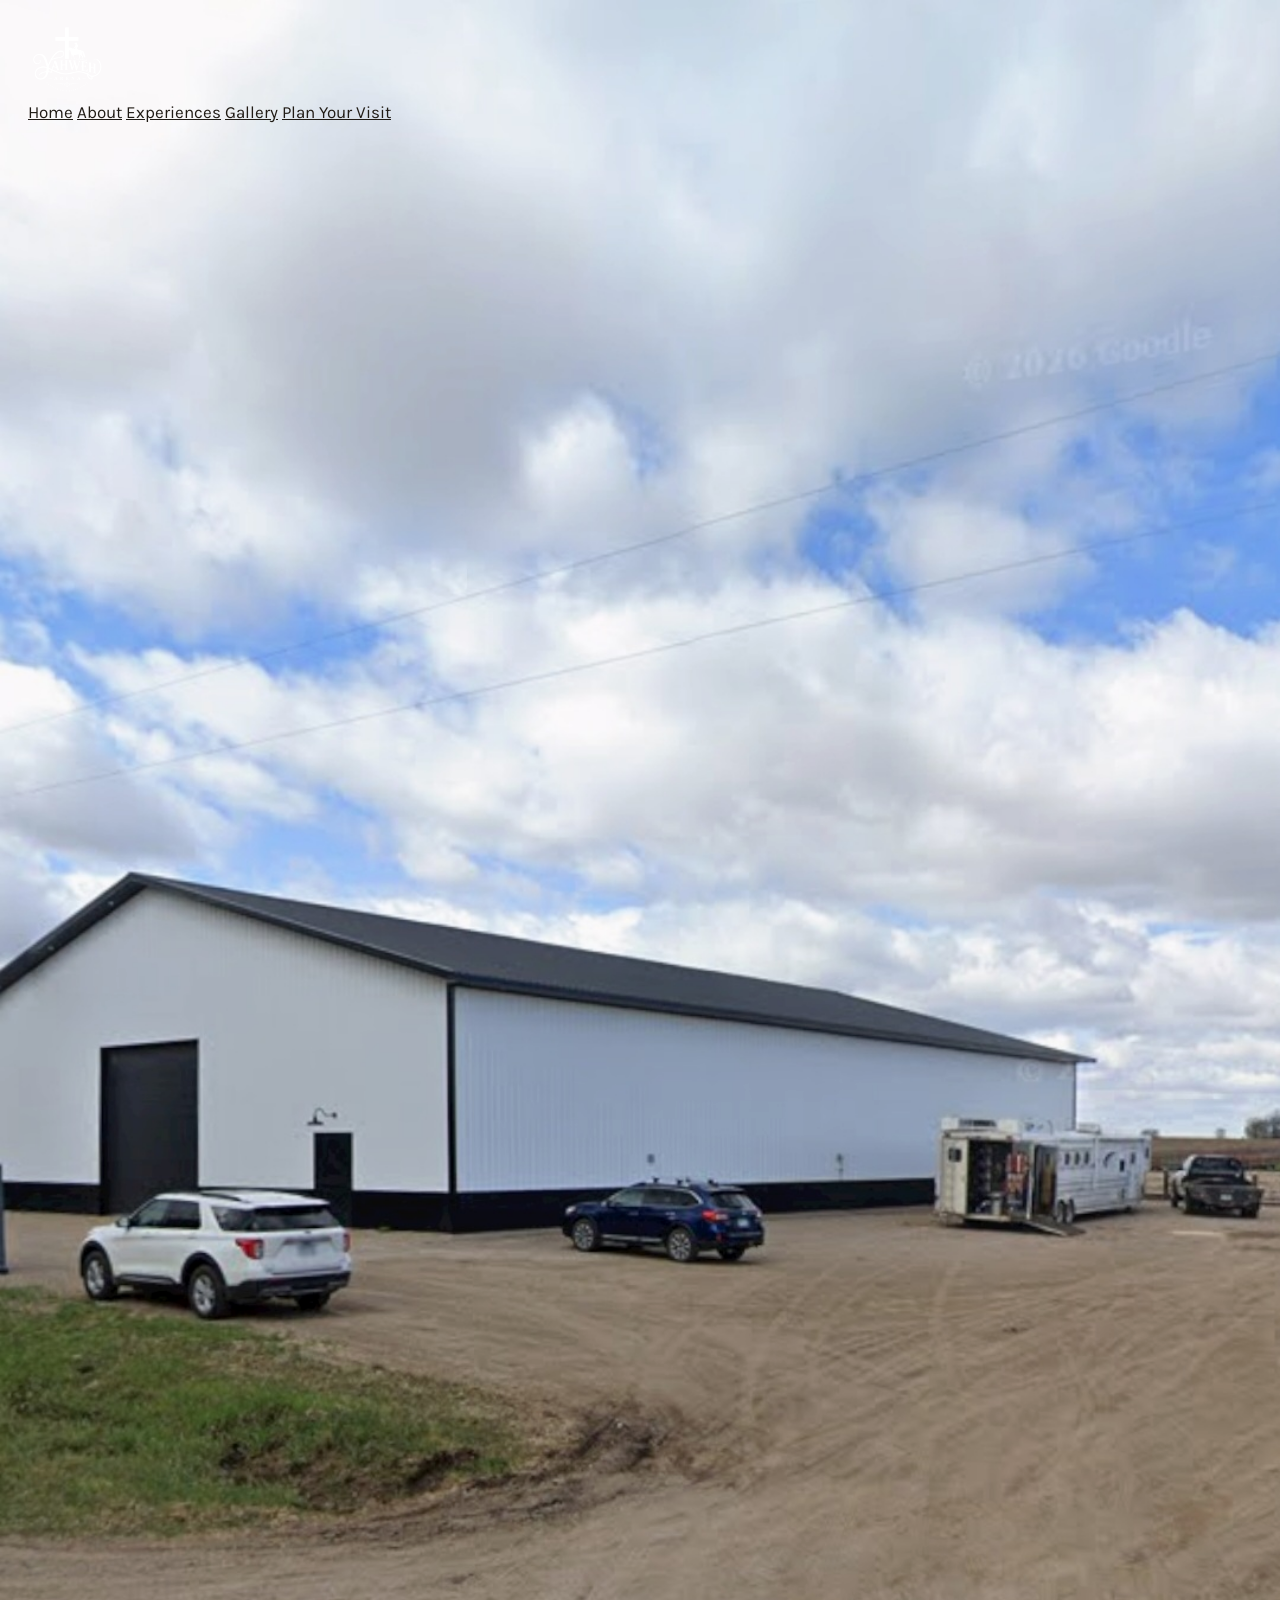
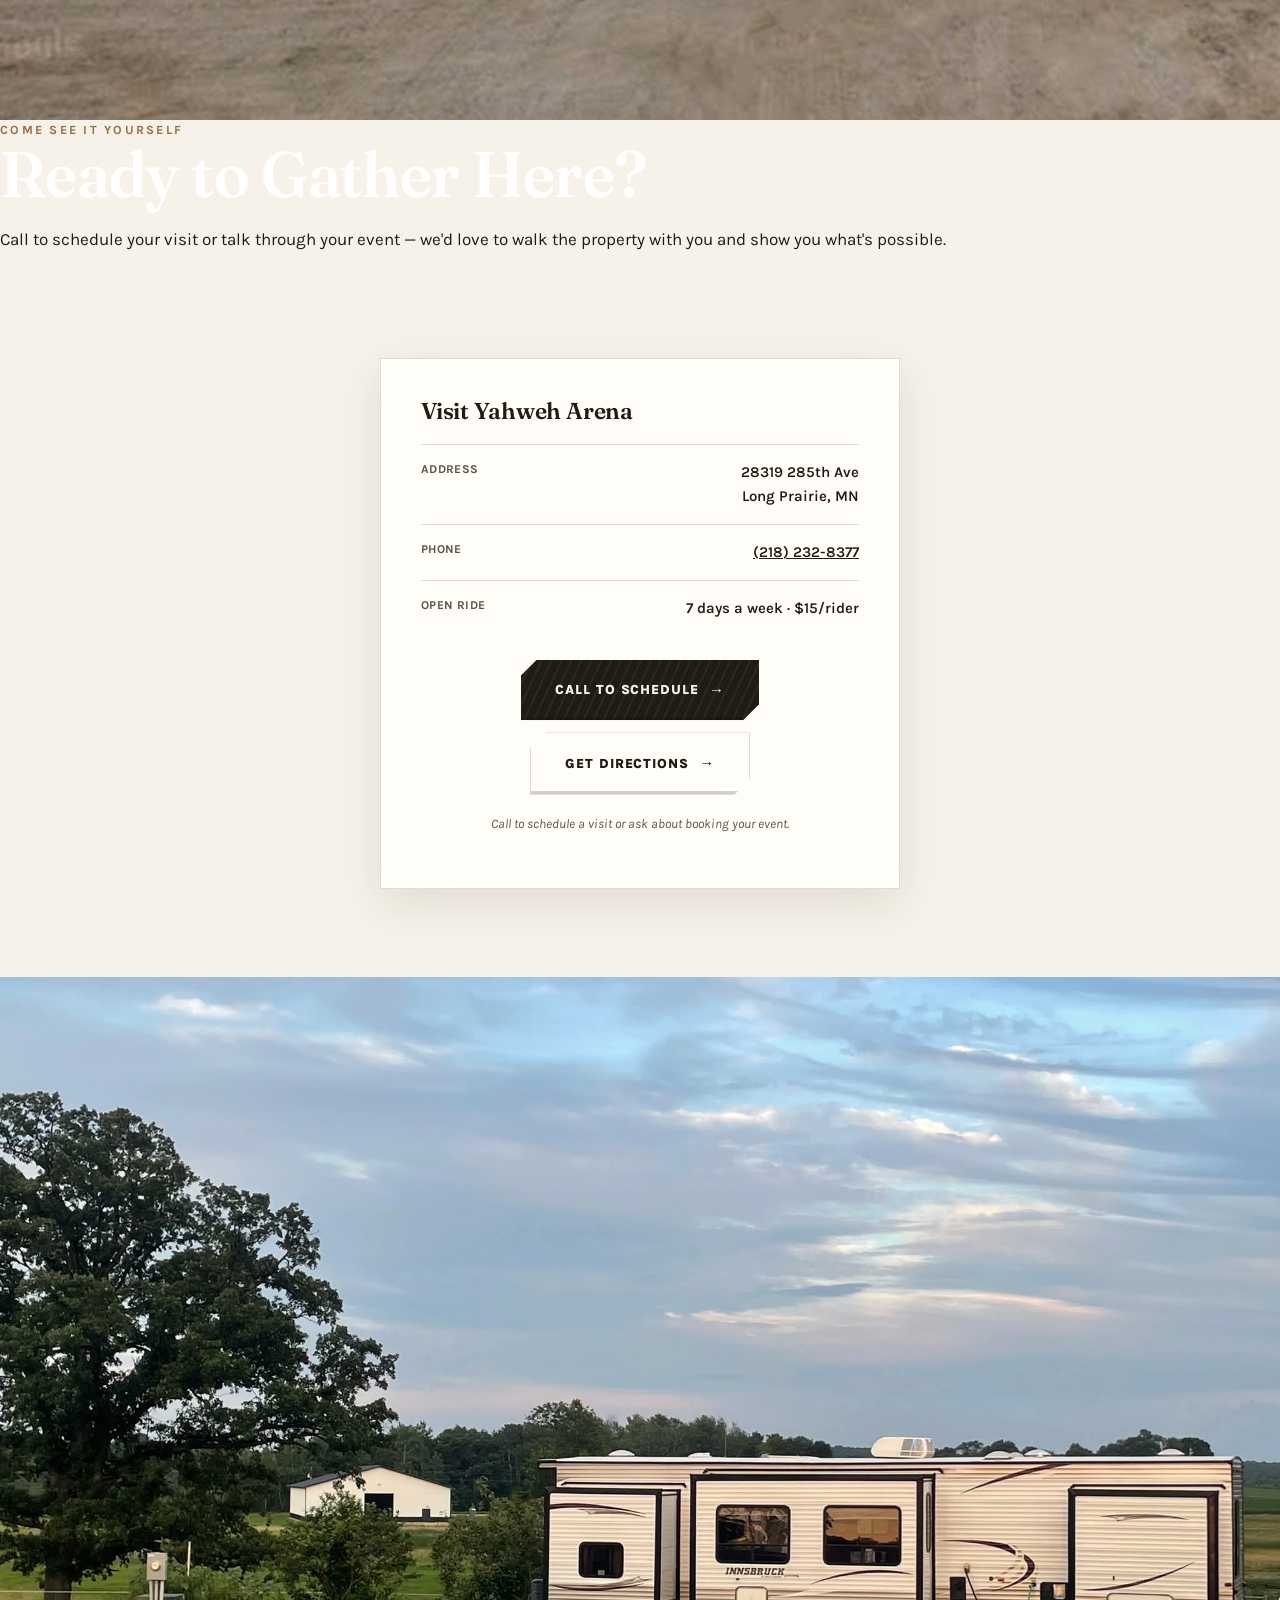
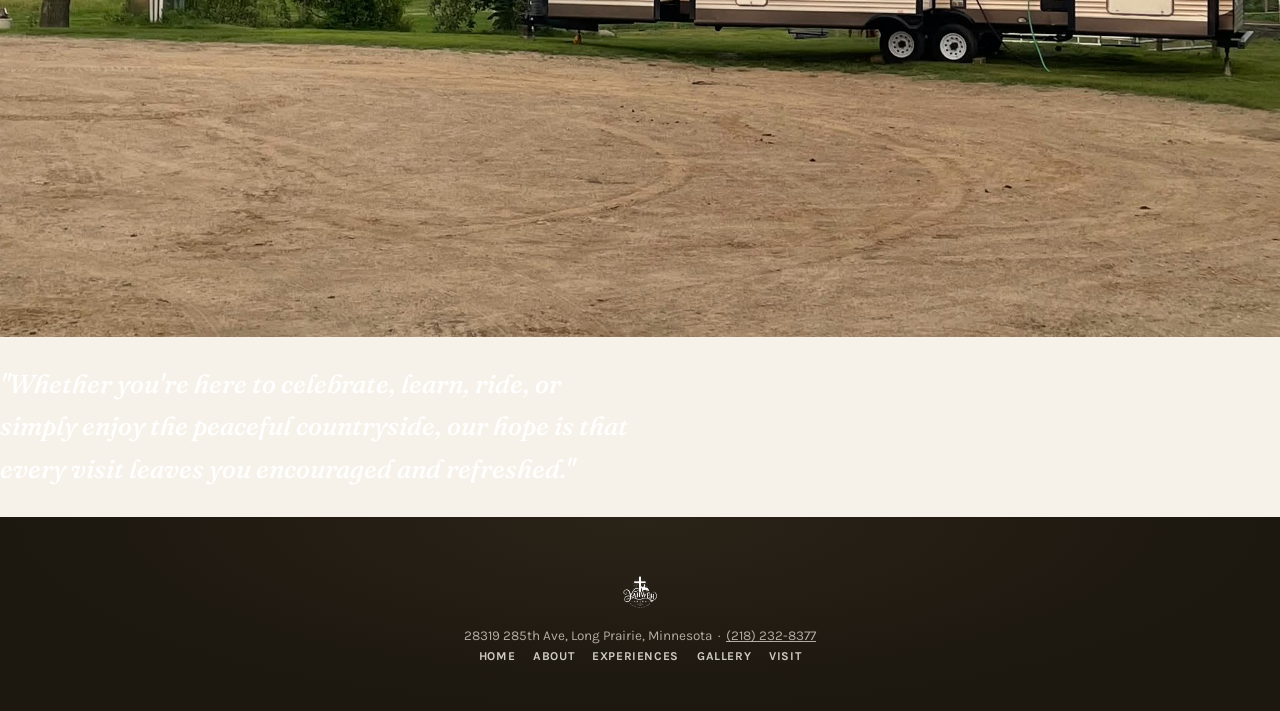
<file: visit.html>
<!DOCTYPE html>
<html lang="en">
<head>
<meta charset="UTF-8">
<meta name="viewport" content="width=device-width, initial-scale=1.0">
<title>Visit — Yahweh Arena</title>
<link rel="preconnect" href="https://fonts.googleapis.com">
<link rel="preconnect" href="https://fonts.gstatic.com" crossorigin>
<link href="https://fonts.googleapis.com/css2?family=Fraunces:ital,opsz,wght@0,9..144,400;0,9..144,500;0,9..144,600;0,9..144,700;1,9..144,500&family=Karla:ital,wght@0,400;0,500;0,600;0,700;1,400&display=swap" rel="stylesheet">
<link rel="stylesheet" href="styles.css">
</head>
<body>

<header class="site-header" id="siteHeader">
  <div class="header-inner">
    <a href="index.html" class="logo-plate">
      <img class="logo-mark" src="1000023288.png" alt="Yahweh Arena — Equestrian &amp; Event Venue">
    </a>
    <nav class="main-nav" id="mainNav">
      <a href="index.html">Home</a>
      <a href="about.html">About</a>
      <a href="experiences.html">Experiences</a>
      <a href="gallery.html">Gallery</a>
      <a href="visit.html" class="nav-cta" aria-current="page">Plan Your Visit</a>
    </nav>
    <button class="nav-toggle" id="navToggle" aria-label="Toggle menu" aria-expanded="false">☰</button>
  </div>
</header>

<section class="image-band section-band fade-base" style="min-height:72vh;">
  <img class="band-img photo" src="1000023101.jpg" alt="Exterior of the Yahweh Arena event venue building">
  <div class="band-overlay"></div>
  <div class="band-content">
    <div class="eyebrow">Come See It Yourself</div>
    <h1 style="font-size:clamp(38px,6vw,64px); color:#fff;">Ready to Gather Here?</h1>
    <p>Call to schedule your visit or talk through your event — we'd love to walk the property with you and show you what's possible.</p>
  </div>
</section>

<section class="content">
  <div class="visit-card">
    <h3>Visit Yahweh Arena</h3>
    <dl>
      <div class="visit-row">
        <dt>Address</dt>
        <dd>28319 285th Ave<br>Long Prairie, MN</dd>
      </div>
      <div class="visit-row">
        <dt>Phone</dt>
        <dd><a class="tel" href="tel:+12182328377">(218) 232-8377</a></dd>
      </div>
      <div class="visit-row">
        <dt>Open Ride</dt>
        <dd>7 days a week · $15/rider</dd>
      </div>
    </dl>
    <div class="visit-btns">
      <a class="btn btn-dark" href="tel:+12182328377">Call to Schedule</a>
      <a class="btn" style="border:1.5px solid var(--line); color:var(--ink);" href="https://www.google.com/maps/search/?api=1&query=28319+285th+Ave+Long+Prairie+MN" target="_blank" rel="noopener">Get Directions</a>
    </div>
    <p class="visit-note">Call to schedule a visit or ask about booking your event.</p>
  </div>
</section>

<section class="image-band section-band" style="min-height:60vh;">
  <img class="band-img photo" src="1000023093.jpg" alt="RV parked on site at Yahweh Arena at dusk">
  <div class="band-overlay"></div>
  <div class="band-content">
    <p style="font-family:'Fraunces', serif; font-style:italic; font-weight:500; font-size:clamp(20px,2.6vw,26px); color:#fff; max-width:640px;">"Whether you're here to celebrate, learn, ride, or simply enjoy the peaceful countryside, our hope is that every visit leaves you encouraged and refreshed."</p>
  </div>
</section>

<footer>
  <img class="logo-mark" src="1000023288.png" alt="Yahweh Arena">
  <div>28319 285th Ave, Long Prairie, Minnesota &nbsp;·&nbsp; <a class="tel" href="tel:+12182328377">(218) 232-8377</a></div>
  <nav>
    <a href="index.html">Home</a>
    <a href="about.html">About</a>
    <a href="experiences.html">Experiences</a>
    <a href="gallery.html">Gallery</a>
    <a href="visit.html">Visit</a>
  </nav>
</footer>

<script src="script.js"></script>
</body>
</html>
</file>
<file: styles.css>
/* ===========================================================
   YAHWEH ARENA — shared stylesheet
=========================================================== */
:root{
  --ivory:#F7F2E9;
  --parchment:#EEE2C6;
  --card:#FFFDF8;
  --ink:#201B15;
  --ink-soft:#5B5344;
  --sage:#6B6F47;
  --sage-deep:#4E5236;
  --leather:#9C6B3E;
  --wheat:#D8B46A;
  --line: rgba(32,27,21,0.14);
  --max: 1160px;
}
*{box-sizing:border-box;}
html{scroll-behavior:smooth;}
body{
  margin:0; background:var(--ivory); color:var(--ink);
  font-family:'Karla', sans-serif; font-size:17px; line-height:1.65;
  -webkit-font-smoothing:antialiased;
}
img,svg{display:block; max-width:100%;}
.photo{width:100%; height:100%; object-fit:cover; filter:saturate(0.95) contrast(1.02);}
a{color:inherit;}
h1,h2,h3{font-family:'Fraunces', serif; font-weight:600; line-height:1.06; margin:0; letter-spacing:-0.01em;}
.eyebrow{font-family:'Karla', sans-serif; font-weight:700; font-size:12.5px; letter-spacing:0.18em; text-transform:uppercase; color:var(--leather);}
.wrap{max-width:var(--max); margin:0 auto; padding:0 28px;}
:focus-visible{outline:2px solid var(--wheat); outline-offset:3px;}
@media (prefers-reduced-motion: reduce){
  *{animation-duration:0.001ms !important; transition-duration:0.001ms !important; scroll-behavior:auto !important;}
}

/* ---------- HEADER ---------- */
.site-header{
  position:fixed; top:0; left:0; right:0; z-index:500;
  display:flex; align-items:center; justify-content:space-between;
  padding:20px 28px;
  transition:background .35s ease, padding .35s ease, box-shadow .35s ease;
}
.site-header.is-scrolled{
  background:rgba(247,242,233,0.95);
  backdrop-filter:blur(8px);
  box-shadow:0 1px 0 var(--line);
  padding:14px 28px;
}
.logo-link{display:flex; align-items:center;}
.logo-mark{height:78px; width:auto; transition:height .35s ease, filter .35s ease; filter:brightness(0) invert(1);}
.site-header.is-scrolled .logo-mark{height:46px; filter:none;}
.page-header .logo-mark{filter:none; height:52px;}
.page-header.is-scrolled .logo-mark{height:44px;}

#desktopNav{display:flex; align-items:center; gap:28px;}
#desktopNav a{
  text-decoration:none; font-weight:700; font-size:13.5px; letter-spacing:0.03em;
  color:#fff; opacity:0.92; transition:opacity .2s, color .2s;
  padding-bottom:3px; border-bottom:1px solid transparent;
}
#desktopNav a:hover{opacity:1; border-bottom-color:currentColor;}
.site-header.is-scrolled #desktopNav a{color:var(--ink);}
.page-header #desktopNav a{color:var(--ink); opacity:0.75;}
.page-header #desktopNav a:hover{opacity:1;}
#desktopNav a.nav-cta{
  background:#fff; color:var(--ink) !important; opacity:1;
  padding:11px 20px; border-bottom:none;
  clip-path: polygon(9px 0, 100% 0, 100% calc(100% - 9px), calc(100% - 9px) 100%, 0 100%, 0 9px);
}
#desktopNav a.nav-cta:hover{background:var(--wheat);}
.site-header.is-scrolled #desktopNav a.nav-cta{background:var(--ink); color:var(--ivory) !important;}
.site-header.is-scrolled #desktopNav a.nav-cta:hover{background:var(--sage-deep);}
.page-header #desktopNav a.nav-cta{background:var(--ink); color:var(--ivory) !important;}
.page-header #desktopNav a.nav-cta:hover{background:var(--sage-deep);}

.nav-toggle{
  display:none; background:none; border:0; cursor:pointer;
  font-size:26px; line-height:1; color:#fff; padding:4px;
}
.site-header.is-scrolled .nav-toggle{color:var(--ink);}
.page-header .nav-toggle{color:var(--ink);}

.mobile-nav{
  position:fixed !important; inset:0 !important; z-index:700;
  display:flex !important; flex-direction:column; align-items:center; justify-content:center; gap:24px;
  background:rgba(20,17,12,0.72);
  -webkit-backdrop-filter:blur(20px) saturate(120%);
  backdrop-filter:blur(20px) saturate(120%);
  opacity:0; visibility:hidden; pointer-events:none;
  transition:opacity .3s ease, visibility .3s ease;
}
.mobile-nav.open{opacity:1; visibility:visible; pointer-events:auto;}
.mobile-nav a{
  color:#fff; font-family:'Karla', sans-serif; font-weight:700; font-size:19px;
  text-decoration:none; text-shadow:0 2px 12px rgba(0,0,0,0.4);
}
.mobile-nav-logo{height:56px; width:auto; margin-bottom:10px; filter:brightness(0) invert(1);}
.mobile-nav a.nav-cta{
  background:var(--wheat); color:var(--ink); padding:14px 30px; text-shadow:none;
  clip-path: polygon(12px 0, 100% 0, 100% calc(100% - 12px), calc(100% - 12px) 100%, 0 100%, 0 12px);
}
.nav-close-btn{
  position:absolute; top:20px; right:24px;
  background:rgba(0,0,0,0.25); border:1.5px solid rgba(255,255,255,0.5); border-radius:999px;
  width:44px; height:44px; color:#fff; font-size:20px; cursor:pointer;
}
@media (min-width:861px){ .mobile-nav{display:none !important;} }
@media (max-width:860px){
  .nav-toggle{display:block;}
  #desktopNav{display:none;}
}

/* ---------- BUTTONS (barn-door plank shape) ---------- */
.btn{
  display:inline-flex; align-items:center; gap:10px;
  text-decoration:none; font-weight:800; font-size:13.5px; letter-spacing:0.07em; text-transform:uppercase;
  padding:18px 34px; border:none; cursor:pointer;
  transition:background-color .2s, transform .2s, box-shadow .2s;
  box-shadow:0 8px 22px rgba(0,0,0,0.18), inset 0 -3px 0 rgba(0,0,0,0.18);
  clip-path: polygon(16px 0, 100% 0, 100% calc(100% - 16px), calc(100% - 16px) 100%, 0 100%, 0 16px);
}
.btn::after{content:"→"; font-size:15px; transition:transform .2s;}
.btn:hover::after{transform:translateX(3px);}
.btn-light{background-color:#fff; color:var(--ink);}
.btn-light:hover{background-color:var(--wheat); transform:translateY(-2px);}
.btn-dark{
  background-color:var(--ink); color:var(--ivory);
  background-image:repeating-linear-gradient(115deg, rgba(255,255,255,0.05) 0px, rgba(255,255,255,0.05) 2px, transparent 2px, transparent 9px);
}
.btn-dark:hover{background-color:var(--leather); transform:translateY(-2px);}
.btn-accent{
  background-color:var(--leather); color:#fff;
  background-image:
    repeating-linear-gradient(115deg, rgba(255,255,255,0.08) 0px, rgba(255,255,255,0.08) 2px, transparent 2px, transparent 9px),
    repeating-linear-gradient(115deg, rgba(0,0,0,0.1) 0px, rgba(0,0,0,0.1) 1px, transparent 1px, transparent 9px);
}
.btn-accent:hover{background-color:#7E5730; transform:translateY(-2px);}
.btn-outline{background:transparent; border:1.5px solid rgba(32,27,21,0.35); color:var(--ink); box-shadow:none;}
.btn-outline:hover{background:rgba(32,27,21,0.06); transform:translateY(-2px);}
.btn-outline::after{display:none;}
.btn-outline.on-dark{border-color:rgba(255,255,255,0.5); color:#fff;}
.btn-outline.on-dark:hover{background:rgba(255,255,255,0.1);}
.btn-sm{padding:13px 22px; font-size:12px;}

/* ---------- HERO / PAGE-HERO ---------- */
.hero{
  position:relative; min-height:100svh; width:100%;
  display:flex; align-items:flex-end;
  overflow:hidden; color:#fff;
}
.hero.page-hero{min-height:62vh;}
.hero-slideshow{position:absolute; inset:0; width:100%; height:100%;}
.hero-img{position:absolute; inset:0; width:100%; height:100%;}
.hero-slide{opacity:0; transition:opacity 1.8s ease;}
.hero-slide.active{opacity:1; z-index:1;}
.hero-overlay{
  position:absolute; inset:0; z-index:2;
  background:
    radial-gradient(ellipse at center, rgba(20,17,12,0) 0%, rgba(20,17,12,0.35) 100%),
    linear-gradient(180deg, rgba(20,17,12,0.42) 0%, rgba(20,17,12,0.38) 35%, rgba(20,17,12,0.88) 100%);
}
.hero-content{position:relative; z-index:3; padding:0 28px 88px; max-width:720px;}
.hero.page-hero .hero-content{padding-bottom:56px;}
.hero-content .eyebrow{color:var(--wheat);}
.hero-content h1{font-size:clamp(36px, 6vw, 64px); margin-top:16px; color:#fff;}
.hero-content p{color:rgba(255,255,255,0.9); font-size:17.5px; margin-top:18px; max-width:56ch;}
.hero-actions{display:flex; align-items:center; gap:18px; flex-wrap:wrap; margin-top:30px;}
.hero-actions .btn{margin-top:0;}

/* ---------- FENCE DIVIDER ---------- */
.fence{width:100%; height:28px; display:block;}
.fence .rail{stroke:var(--wheat); stroke-width:2;}
.fence .rail2{stroke:var(--leather); stroke-width:1.5; opacity:0.55;}

/* ---------- VERSE ---------- */
.verse-wrap{position:relative; background:var(--parchment); overflow:hidden; padding:96px 28px;}
.torn-top, .torn-bottom{position:absolute; left:0; right:0; height:26px; background:var(--ivory); z-index:2;}
.torn-top{top:0; clip-path:polygon(0 0,100% 0,100% 55%,96% 100%,92% 60%,88% 95%,84% 50%,80% 100%,76% 65%,72% 90%,68% 45%,64% 100%,60% 55%,56% 90%,52% 40%,48% 100%,44% 60%,40% 95%,36% 50%,32% 100%,28% 65%,24% 90%,20% 45%,16% 100%,12% 55%,8% 90%,4% 40%,0% 100%);}
.torn-bottom{bottom:0; clip-path:polygon(0 100%,100% 100%,100% 45%,96% 0%,92% 40%,88% 5%,84% 50%,80% 0%,76% 35%,72% 10%,68% 55%,64% 0%,60% 45%,56% 10%,52% 60%,48% 0%,44% 40%,40% 5%,36% 50%,32% 0%,28% 35%,24% 10%,20% 55%,16% 0%,12% 45%,8% 10%,4% 60%,0% 0%);}
.verse-logo-bg{
  position:absolute; top:-10px; right:-50px; left:auto; transform:rotate(-4deg);
  width:420px; max-width:62%; opacity:0.09; mix-blend-mode:normal;
  filter:brightness(0); pointer-events:none; z-index:0;
}
.verse{position:relative; z-index:1; text-align:center; max-width:720px; margin:0 auto;}
.verse p{font-family:'Fraunces', serif; font-style:italic; font-weight:500; font-size:clamp(20px,2.4vw,26px);}
.verse cite{display:block; margin-top:14px; font-style:normal; font-weight:700; font-size:12.5px; letter-spacing:0.1em; text-transform:uppercase; color:var(--leather);}

section.content{padding:88px 28px;}
.section-head{max-width:640px; margin:0 auto 56px; text-align:center;}
.section-head h2{font-size:clamp(28px,3.8vw,40px); margin-top:12px;}
.section-head p{color:var(--ink-soft); margin-top:16px;}

/* ---------- MISSION QUOTE ---------- */
.mission-quote{max-width:760px; margin:0 auto 8px; text-align:center;}
.mission-quote p{font-family:'Fraunces', serif; font-style:italic; font-weight:500; font-size:clamp(21px,2.8vw,28px); color:var(--ink);}

/* ---------- ABOUT / OWNER BIO (editorial split, weathered photo) ---------- */
.about{max-width:var(--max); margin:0 auto; display:grid; grid-template-columns:0.95fr 1.05fr; gap:60px; align-items:center;}
.about-photo{aspect-ratio:4/5; transform:rotate(-1.5deg); filter:drop-shadow(0 18px 30px rgba(32,27,21,0.22));}
.about-photo img{
  mask-image:radial-gradient(ellipse 78% 78% at center, black 50%, transparent 100%);
  -webkit-mask-image:radial-gradient(ellipse 78% 78% at center, black 50%, transparent 100%);
}
.about-story h2{font-size:clamp(28px,3.6vw,38px);}
.about-story p{color:var(--ink-soft); margin-top:18px;}
.values-list{list-style:none; margin:28px 0 0; padding:0; border-top:1px solid var(--line);}
.values-list li{
  padding:15px 0; border-bottom:1px solid var(--line);
  display:flex; justify-content:space-between; align-items:baseline; gap:16px;
  font-family:'Fraunces', serif; font-weight:500; font-size:18px;
}
.values-list li span{font-family:'Karla', sans-serif; font-weight:400; font-size:14px; color:var(--ink-soft); text-align:right; max-width:52%;}

/* ---------- EXPERIENCES / TEASER (horizontal scroll) ---------- */
.exp-grid{
  max-width:var(--max); margin:0 auto; display:flex; gap:16px;
  overflow-x:auto; scroll-snap-type:x mandatory; -webkit-overflow-scrolling:touch;
  padding:4px 4px 16px; scrollbar-width:thin; scrollbar-color:var(--wheat) transparent;
}
.exp-grid::-webkit-scrollbar{height:6px;}
.exp-grid::-webkit-scrollbar-thumb{background:var(--wheat); border-radius:99px;}
.exp-card{
  background:var(--card); border:1px solid var(--line); display:flex; flex-direction:column;
  flex:0 0 82%; max-width:360px; scroll-snap-align:start; text-decoration:none; color:var(--ink);
  box-shadow:0 10px 28px rgba(32,27,21,0.08);
}
.exp-photo{aspect-ratio:5/4; overflow:hidden;}
.exp-photo img{transition:transform .5s ease;}
.exp-card:hover .exp-photo img{transform:scale(1.05);}
.exp-body{padding:28px 26px 32px; display:flex; flex-direction:column; flex-grow:1;}
.exp-top{display:flex; justify-content:space-between; align-items:center;}
.exp-price{font-family:'Fraunces', serif; font-weight:600; font-size:14px; color:var(--sage-deep);}
.exp-card h3{font-size:22px; margin-top:14px;}
.exp-card p.exp-desc{color:var(--ink-soft); font-size:15px; margin-top:10px; flex-grow:1;}
.exp-meta{list-style:none; margin:18px 0 0; padding:14px 0 0; border-top:1px solid var(--line); font-size:13.5px; color:var(--ink-soft);}
.exp-meta li{padding:3px 0;}
.exp-meta li::before{content:"— "; color:var(--wheat); font-weight:700;}
.exp-link{
  margin-top:18px; font-weight:700; font-size:13px; letter-spacing:0.05em; text-transform:uppercase;
  color:var(--leather);
}
.scroll-hint{
  text-align:center; font-size:12.5px; font-weight:700; letter-spacing:0.05em; text-transform:uppercase;
  color:var(--ink-soft); margin-top:6px; opacity:0.65;
}

/* ---------- PROPERTY LIST ---------- */
.prop-grid{max-width:var(--max); margin:0 auto; display:grid; grid-template-columns:repeat(2,1fr); column-gap:56px;}
.prop-list{list-style:none; margin:0; padding:0;}
.prop-list li{padding:13px 0; border-bottom:1px solid var(--line); display:flex; gap:14px; align-items:flex-start; font-size:15px;}
.prop-list li::before{content:""; flex:0 0 auto; width:8px; height:8px; margin-top:6px; background:var(--wheat); transform:rotate(45deg);}

/* ---------- GALLERY (horizontal-scroll Polaroids, overlapping deck) ---------- */
.gallery-scroll{
  max-width:var(--max); margin:0 auto; display:flex; gap:0;
  overflow-x:auto; scroll-snap-type:x mandatory; -webkit-overflow-scrolling:touch;
  padding:24px 40px 40px; scrollbar-width:thin; scrollbar-color:var(--wheat) transparent;
}
.gallery-scroll::-webkit-scrollbar{height:6px;}
.gallery-scroll::-webkit-scrollbar-thumb{background:var(--wheat); border-radius:99px;}
.polaroid{
  flex:0 0 auto; width:320px; scroll-snap-align:center; cursor:pointer;
  background:#FBFAF6; padding:8px 8px 0; border:0; position:relative;
  box-shadow:0 14px 30px rgba(32,27,21,0.18), 0 2px 6px rgba(32,27,21,0.1);
  transform:rotate(var(--tilt, -1.5deg)); transition:transform .35s ease, box-shadow .35s ease, margin .35s ease;
  margin-left:-90px; z-index:1;
}
.polaroid:first-child{margin-left:0;}
.polaroid:hover, .polaroid.in-view{
  transform:rotate(0deg) scale(1.05);
  box-shadow:0 24px 48px rgba(32,27,21,0.28);
  z-index:20;
}
.polaroid .frame{display:block; aspect-ratio:1/1; overflow:hidden; background:#e9e4d8;}
.polaroid .frame img{width:100%; height:100%; object-fit:cover; filter:sepia(0.14) saturate(0.9) contrast(1.03);}
.polaroid .cap{
  display:block; text-align:center; padding:12px 4px 14px;
  font-family:'Fraunces', serif; font-style:italic; font-weight:500; font-size:14.5px; color:var(--ink-soft);
}

/* lightbox */
.lightbox{
  position:fixed; inset:0; z-index:900; display:none; align-items:center; justify-content:center;
  background:rgba(10,8,6,0.92); -webkit-backdrop-filter:blur(6px); backdrop-filter:blur(6px);
}
.lightbox.open{display:flex;}
.lightbox img{max-width:88vw; max-height:80vh; object-fit:contain; box-shadow:0 20px 60px rgba(0,0,0,0.5);}
.lightbox-close, .lightbox-prev, .lightbox-next{
  position:absolute; background:rgba(255,255,255,0.08); border:1.5px solid rgba(255,255,255,0.35);
  color:#fff; border-radius:50%; cursor:pointer; display:flex; align-items:center; justify-content:center;
  font-size:20px; transition:background .2s;
}
.lightbox-close:hover, .lightbox-prev:hover, .lightbox-next:hover{background:rgba(255,255,255,0.2);}
.lightbox-close{top:22px; right:22px; width:44px; height:44px;}
.lightbox-prev, .lightbox-next{top:50%; transform:translateY(-50%); width:52px; height:52px; font-size:26px;}
.lightbox-prev{left:16px;}
.lightbox-next{right:16px;}

/* ---------- FAQ ---------- */
.faq-dark{
  position:relative; overflow:hidden;
  background:#1C170F; color:var(--ivory);
}
.section-bg-photo{
  position:absolute; inset:0; width:100%; height:100%; object-fit:cover;
  opacity:0.4; filter:grayscale(0.25) contrast(1.05); z-index:0;
}
.section-bg-overlay{
  position:absolute; inset:0; z-index:0;
  background:radial-gradient(ellipse at center, rgba(20,17,12,0.5) 0%, rgba(20,17,12,0.93) 100%);
}
.faq-dark .section-head, .faq-dark .faq-list{position:relative; z-index:1;}
.faq-dark .eyebrow{color:var(--wheat);}
.faq-dark h2{color:#fff;}
.faq-list{max-width:760px; margin:0 auto; display:flex; flex-direction:column; gap:10px;}
.faq-item{background:var(--card); border:1px solid var(--line); box-shadow:0 10px 28px rgba(32,27,21,0.06);}
.faq-dark .faq-item{background:rgba(255,255,255,0.06); border-color:rgba(247,242,233,0.16); box-shadow:none; backdrop-filter:blur(4px);}
.faq-dark .faq-q{color:#fff;}
.faq-dark .faq-q .plus{border-color:rgba(247,242,233,0.3);}
.faq-dark .faq-a p{color:rgba(247,242,233,0.75);}
.faq-q{
  width:100%; display:flex; align-items:center; justify-content:space-between; gap:16px;
  padding:20px 24px; background:none; border:none; cursor:pointer; text-align:left;
  font-family:'Fraunces', serif; font-weight:600; font-size:16.5px; color:var(--ink);
}
.faq-q .plus{
  flex:0 0 auto; width:26px; height:26px; border-radius:50%; border:1px solid var(--line);
  display:flex; align-items:center; justify-content:center; position:relative; transition:transform .3s ease, background .2s ease, border-color .2s ease;
}
.faq-q .plus::before, .faq-q .plus::after{content:""; position:absolute; background:var(--leather); transition:opacity .2s ease;}
.faq-q .plus::before{width:11px; height:1.6px;}
.faq-q .plus::after{width:1.6px; height:11px;}
.faq-item.open .faq-q .plus{transform:rotate(135deg); background:var(--wheat); border-color:var(--wheat);}
.faq-item.open .faq-q .plus::before, .faq-item.open .faq-q .plus::after{background:var(--ink);}
.faq-a{max-height:0; overflow:hidden; transition:max-height .35s ease;}
.faq-a p{padding:0 24px 22px; color:var(--ink-soft); font-size:15px; line-height:1.65; max-width:64ch;}

/* ---------- DARK SECTION MODIFIER ---------- */
.section-dark{
  background:radial-gradient(ellipse at top, #2A2318 0%, #1C170F 70%);
  color:var(--ivory);
}
.section-dark .eyebrow{color:var(--wheat);}
.section-dark h2{color:#fff;}
.section-dark .section-head p{color:rgba(247,242,233,0.68);}
.section-dark .prop-list li{color:rgba(247,242,233,0.88); border-bottom-color:rgba(247,242,233,0.14);}
.section-dark .prop-list li::before{background:var(--wheat);}
.section-dark .mission-quote p{color:#fff;}

/* ---------- PROPERTY FEATURE HIGHLIGHT ---------- */
.feature-hero{
  position:relative; z-index:2; max-width:var(--max); margin:0 auto 20px;
  background:rgba(255,255,255,0.05); border:1px solid rgba(247,242,233,0.16);
  padding:40px; display:flex; align-items:center; gap:30px;
}
.feature-hero .icon-wrap{
  flex:0 0 auto; width:76px; height:76px; border-radius:50%;
  background:rgba(216,180,106,0.14); display:flex; align-items:center; justify-content:center;
}
.feature-hero .icon-wrap svg{width:38px; height:38px;}
.feature-hero .tag{
  display:inline-block; font-size:11.5px; font-weight:700; letter-spacing:0.12em; text-transform:uppercase;
  color:var(--ink); background:var(--wheat); padding:5px 12px; border-radius:999px; margin-bottom:10px;
}
.feature-hero h3{font-size:24px; color:#fff;}
.feature-hero p{color:rgba(247,242,233,0.78); margin-top:10px; font-size:15.5px; max-width:60ch;}

.feature-grid{
  position:relative; z-index:2; max-width:var(--max); margin:0 auto;
  display:grid; grid-template-columns:repeat(3,1fr); gap:1px;
  background:rgba(247,242,233,0.12);
}
.feature-tile{background:rgba(20,28,34,0.55); padding:26px 24px; display:flex; gap:16px; align-items:flex-start;}
.feature-tile svg{flex:0 0 auto; width:22px; height:22px; margin-top:2px; color:var(--wheat);}
.feature-tile h4{font-family:'Fraunces', serif; font-weight:600; font-size:15.5px; color:#fff; margin:0 0 4px;}
.feature-tile p{font-size:13.5px; color:rgba(247,242,233,0.7); margin:0; line-height:1.5;}

/* subtle depth on cards */
.exp-grid, .visit-card, .contact-card, .map-frame{box-shadow:0 14px 40px rgba(32,27,21,0.10);}

/* film-grain texture, applied site-wide */
.grain{
  position:fixed; inset:0; z-index:9000; pointer-events:none;
  opacity:0.05; mix-blend-mode:overlay;
  background-image:url("data:image/svg+xml,%3Csvg xmlns='http://www.w3.org/2000/svg' width='180' height='180'%3E%3Cfilter id='n'%3E%3CfeTurbulence type='fractalNoise' baseFrequency='0.85' numOctaves='2' stitchTiles='stitch'/%3E%3C/filter%3E%3Crect width='100%25' height='100%25' filter='url(%23n)'/%3E%3C/svg%3E");
}

/* ---------- FUTURE (interactive bubbles) ---------- */
.tag-row{max-width:var(--max); margin:0 auto; display:flex; flex-wrap:wrap; gap:12px; justify-content:center;}
.tag-btn{
  font-family:'Karla', sans-serif; border:1px solid rgba(247,242,233,0.28); background:transparent;
  padding:12px 22px; border-radius:999px; font-size:14px; font-weight:600; color:rgba(247,242,233,0.82);
  cursor:pointer; transition:background .2s, color .2s, border-color .2s;
}
.tag-btn:hover{border-color:var(--wheat); color:#fff;}
.tag-btn.active{background:var(--wheat); color:var(--ink); border-color:var(--wheat);}
.tag-desc{
  max-width:620px; margin:0 auto; text-align:center; font-size:15.5px; line-height:1.7;
  color:rgba(247,242,233,0.85); max-height:0; opacity:0; overflow:hidden; transition:max-height .35s ease, opacity .3s ease, margin .35s ease;
}
.tag-desc.open{max-height:200px; opacity:1; margin-top:26px;}

/* ---------- AREA HIGHLIGHTS (nearby attractions) ---------- */
.area-grid{max-width:var(--max); margin:0 auto; display:grid; grid-template-columns:repeat(3,1fr); gap:1px; background:var(--line); border:1px solid var(--line);}
.area-tile{background:var(--card); padding:26px 24px; display:flex; gap:14px; align-items:flex-start;}
.area-tile svg{flex:0 0 auto; width:22px; height:22px; margin-top:2px; color:var(--leather);}
.area-tile h4{font-family:'Fraunces', serif; font-weight:600; font-size:15.5px; margin:0 0 4px;}
.area-tile p{font-size:13.5px; color:var(--ink-soft); margin:0; line-height:1.5;}

/* ---------- BOOK-YOUR-STAY EXTERNAL LINKS ---------- */
.book-links{max-width:640px; margin:0 auto; display:grid; grid-template-columns:repeat(2,1fr); gap:14px;}
.book-link-card{
  display:flex; flex-direction:column; gap:6px; padding:22px 20px;
  background:var(--card); border:1px solid var(--line); text-decoration:none; color:var(--ink);
  box-shadow:0 10px 28px rgba(32,27,21,0.06); transition:transform .2s, box-shadow .2s;
}
.book-link-card:hover{transform:translateY(-2px); box-shadow:0 14px 34px rgba(32,27,21,0.12);}
.book-link-card .platform{font-family:'Fraunces', serif; font-weight:600; font-size:17px;}
.book-link-card .cta{font-size:12.5px; font-weight:700; letter-spacing:0.05em; text-transform:uppercase; color:var(--leather);}

/* ---------- OWNER BIO ---------- */
.owner-bio{max-width:760px; margin:0 auto; text-align:left;}
.owner-bio h2{font-size:clamp(26px,3.4vw,34px);}
.owner-bio p{color:var(--ink-soft); margin-top:16px; font-size:16.5px;}

/* ---------- SECTION PHOTO (banner image inside a text section) ---------- */
.section-photo{
  max-width:680px; margin:0 auto 36px; aspect-ratio:16/9; overflow:hidden;
  border:1px solid var(--line); box-shadow:0 14px 40px rgba(32,27,21,0.10);
}

/* ---------- MAP ---------- */
.map-frame{max-width:720px; margin:0 auto 32px; border:1px solid var(--line); overflow:hidden; background:var(--card);}
.map-frame iframe{width:100%; height:340px; display:block; border:0;}

/* ---------- VISIT ---------- */
.visit-card{max-width:520px; margin:0 auto; background:var(--card); border:1px solid var(--line); padding:40px;}
.visit-card h3{font-size:23px;}
.visit-row{display:flex; justify-content:space-between; gap:20px; padding:15px 0; border-top:1px solid var(--line); font-size:15px;}
.visit-row:first-of-type{margin-top:20px;}
.visit-row dt{color:var(--ink-soft); font-weight:700; letter-spacing:0.03em; font-size:12px; text-transform:uppercase;}
.visit-row dd{margin:0; text-align:right; font-weight:600;}
.visit-btns{display:flex; gap:12px; margin-top:24px; flex-wrap:wrap; justify-content:center;}
.visit-note{font-size:13px; color:var(--ink-soft); margin-top:18px; font-style:italic; text-align:center;}

/* ---------- CONTACT FORM ---------- */
.contact-card{max-width:520px; margin:0 auto; background:var(--card); border:1px solid var(--line); padding:40px;}
.contact-card h3{font-size:23px; margin-bottom:6px;}
.contact-card .eyebrow{display:block; margin-bottom:8px;}
.contact-form{margin-top:22px; display:flex; flex-direction:column; gap:14px;}
.contact-form input, .contact-form textarea{
  width:100%; padding:14px 16px; border:1px solid var(--line); background:var(--ivory);
  font-family:'Karla', sans-serif; font-size:15px; color:var(--ink); border-radius:2px;
}
.contact-form input:focus, .contact-form textarea:focus{outline:2px solid var(--wheat); outline-offset:1px;}
.contact-form textarea{min-height:120px; resize:vertical;}
.contact-form button{width:100%; justify-content:center; margin-top:4px;}
.form-status{font-size:14px; margin-top:10px; text-align:center; min-height:20px;}
.form-status.success{color:var(--sage-deep); font-weight:700;}
.form-status.error{color:#a13d2e; font-weight:700;}

/* ---------- FOOTER ---------- */
footer{
  padding:56px 24px 44px; text-align:center; font-size:13.5px;
  background:radial-gradient(ellipse at top, #2A2318 0%, #1C170F 70%);
  color:rgba(247,242,233,0.68);
}
footer .logo-mark{height:38px; margin:0 auto 14px; filter:brightness(0) invert(1);}
footer .address-line{margin-bottom:22px;}
footer .address-line a{text-decoration:none; font-weight:700; color:#fff;}
footer .address-line a:hover{color:var(--wheat);}
footer .call-btn{margin-bottom:26px;}
footer .social-row{display:flex; justify-content:center; gap:10px; margin-bottom:26px; font-size:13px;}
footer .social-row a{text-decoration:none; font-weight:700; color:rgba(247,242,233,0.82); letter-spacing:0.03em;}
footer .social-row a:hover{color:#fff;}
footer .social-row span{color:rgba(247,242,233,0.35);}
footer nav{display:flex; flex-wrap:wrap; gap:18px; justify-content:center;}
footer nav a{text-decoration:none; font-weight:700; font-size:12px; letter-spacing:0.05em; text-transform:uppercase; color:rgba(247,242,233,0.82);}
footer nav a:hover{color:#fff;}

section[id], #verse{scroll-margin-top:90px;}

/* ---------- RESPONSIVE ---------- */
@media (min-width:641px){ .exp-card{flex:0 0 340px;} }
@media (max-width:900px){
  .about{grid-template-columns:1fr; gap:32px;}
  .prop-grid{grid-template-columns:1fr; row-gap:0;}
  .polaroid{width:260px; margin-left:-60px !important;}
  .polaroid:first-child{margin-left:0 !important;}
  .area-grid{grid-template-columns:1fr;}
  .book-links{grid-template-columns:1fr;}
  section.content{padding:64px 20px;}
  .section-head{margin-bottom:44px;}
  .hero-content{padding-bottom:64px;}
  .hero-actions{flex-direction:column; align-items:flex-start;}
  .visit-card, .contact-card{padding:28px;}
  .verse-wrap{padding:76px 20px;}
  .feature-hero{flex-direction:column; text-align:center; padding:30px;}
  .feature-grid{grid-template-columns:1fr;}
}
</file>
